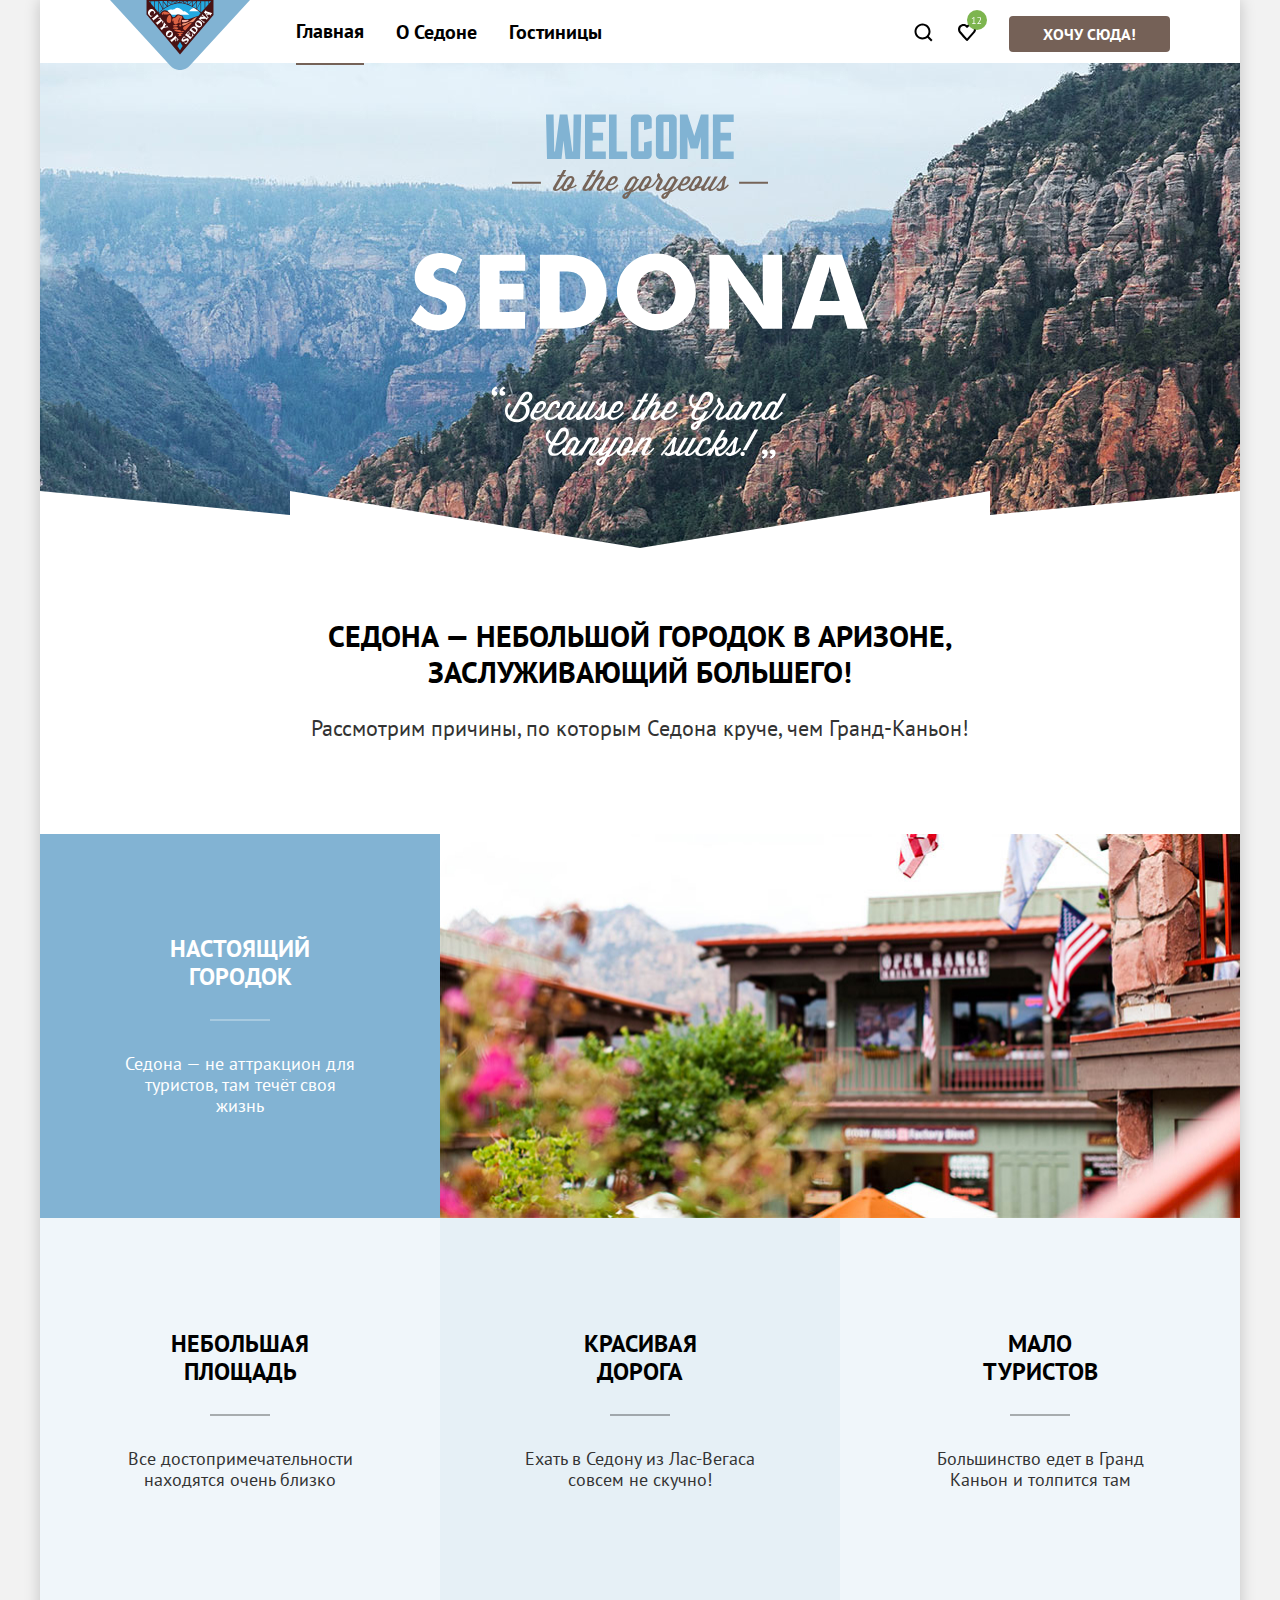
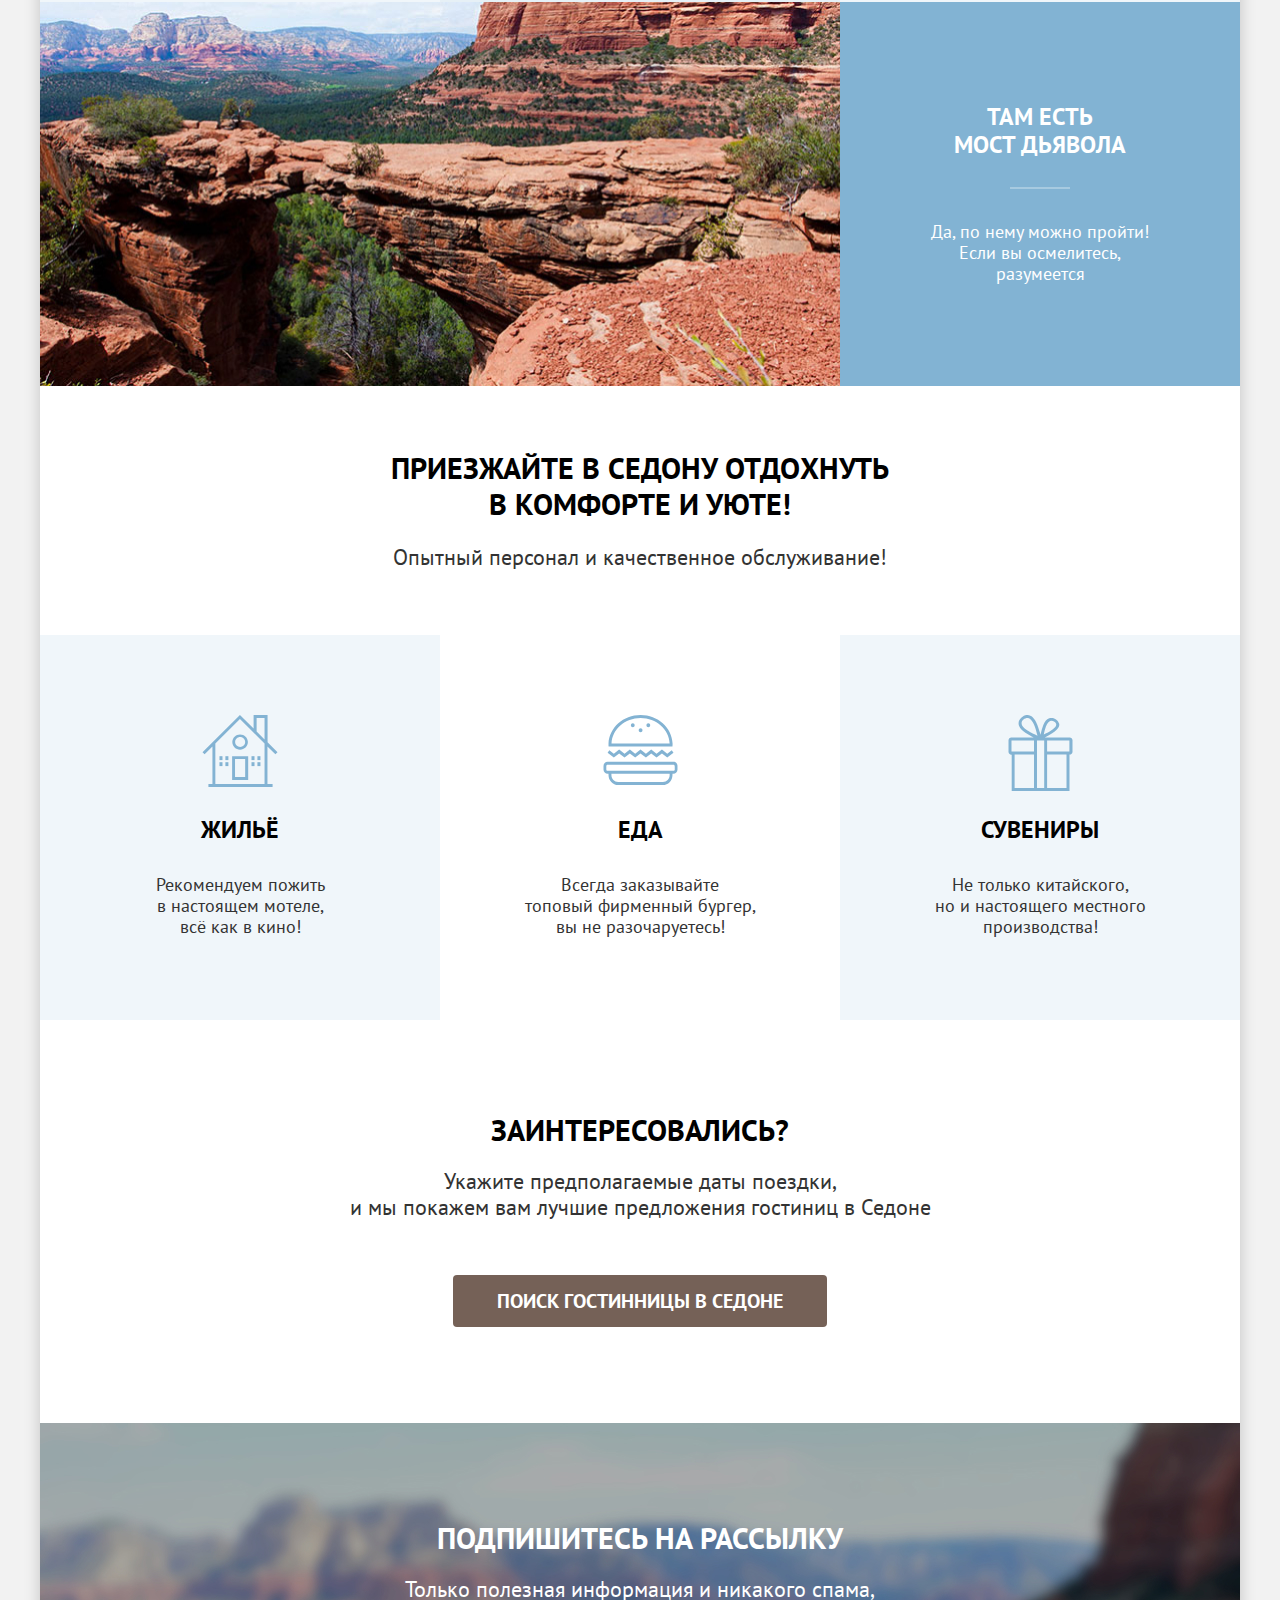
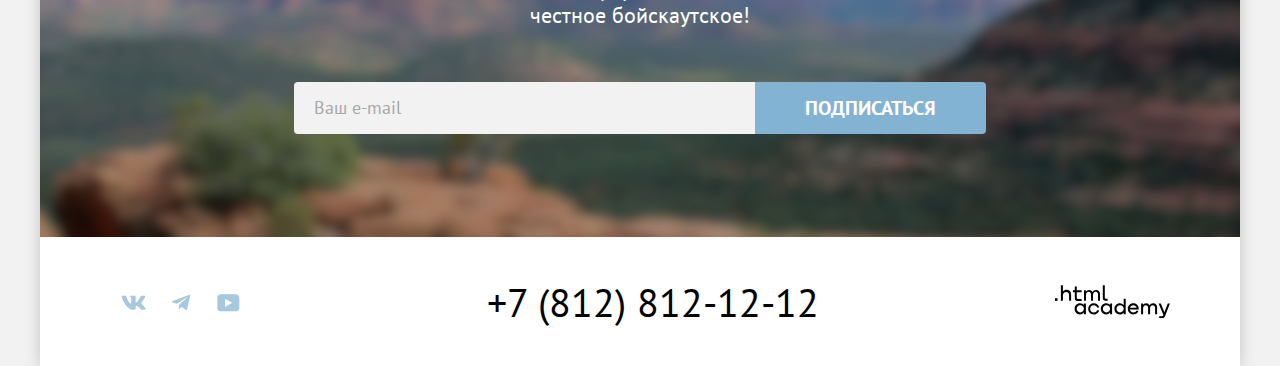
<file: index.html>
<!DOCTYPE html>
<html lang="ru">

  <head>
    <meta charset="utf-8">
    <meta name="viewport" content="width=device-width, initial-scale=1.0">
    <link rel="icon" href="favicon.ico">
    <title>HTML Academy: Седона</title>
    <link rel="stylesheet" href="css/style.css">
  </head>

  <body>
    <div class="container">
      <header class="header">
        <a href="index.html" class="header-logo-link">
          <img class="header-logo" src="img/svg/logo.svg" alt="Логотип." width="140" height="70">
        </a>
        <nav class="navigation">
          <ul class="navigation-list">
            <li class="navigation-item">
              <a class="navigation-link active" href="#">Главная</a>
            </li>
            <li class="navigation-item">
              <a class="navigation-link" href="#">О Седоне</a>
            </li>
            <li class="navigation-item">
              <a class="navigation-link" href="catalog.html">Гостиницы</a>
            </li>
          </ul>
          <ul class="navigation-user">
            <li class="navigation-user-item">
              <a class="navigation-link search" href="#">
                <span class="visually-hidden">Поиск</span>
              </a>
            </li>
            <li class="navigation-user-item">
              <a class="navigation-link heart" href="#">
                <span class="visually-hidden">Избранное</span>
              </a>
            </li>
            <li class="navigation-user-item">
              <a class="navigation-link button-header" href="#">Хочу сюда!</a>
            </li>
          </ul>
        </nav>
      </header>
      <main class="main">
        <h1 class="visually-hidden">Добро пожаловать в Седону</h1>
        <section class="main-background">
          <img class="main-background-welcome" src="img/svg/welcome.svg" alt="Приветствующий текст." width="458"
            height="352">
        </section>
        <section class="introduce">
          <h2 class="introduce-title">Седона — небольшой городок в Аризоне,
            заслуживающий большего!</h2>
          <p class="introduce-text">Рассмотрим причины, по которым Седона круче, чем Гранд-Каньон!</p>
          <ul class="introduce-list">
            <li class="introduce-list-item">
              <h3 class="introduce-list-title">Настоящий<br> городок</h3>
              <p class="introduce-list-text">Седона — не аттракцион для<br> туристов, там течёт своя<br> жизнь</p>
            </li>
            <li class="introduce-list-item">
              <img src="img/content-city.jpg" alt="Город Седоны." width="800" height="384">
            </li>
            <li class="introduce-list-item">
              <h3 class="introduce-list-title black">Небольшая<br> площадь</h3>
              <p class="introduce-list-text">Все достопримечательности<br> находятся очень близко</p>
            </li>
            <li class="introduce-list-item">
              <h3 class="introduce-list-title black">Красивая<br> дорога</h3>
              <p class="introduce-list-text">Ехать в Седону из Лас-Вегаса<br> совсем не скучно!</p>
            </li>
            <li class="introduce-list-item">
              <h3 class="introduce-list-title black">Мало<br> туристов</h3>
              <p class="introduce-list-text">Большинство едет в Гранд<br> Каньон и толпится там</p>
            </li>
            <li class="introduce-list-item">
              <img src="img/content-lands.jpg" alt="Мост Дьявола." width="800" height="384">
            </li>
            <li class="introduce-list-item">
              <h3 class="introduce-list-title">Там есть<br> мост дьявола</h3>
              <p class="introduce-list-text">Да, по нему можно пройти!<br> Если вы осмелитесь,<br> разумеется</p>
            </li>
          </ul>
        </section>
        <section class="benefits">
          <h2 class="benefits-title">Приезжайте в Седону отдохнуть в комфорте и уюте!</h2>
          <P class="benefits-text">Опытный персонал и качественное обслуживание!</P>
          <ul class="benefits-list">
            <li class="benefits-list-item">
              <h3 class="benefits-list-title">Жильё</h3>
              <p class="benefits-list-text">Рекомендуем пожить<br> в настоящем мотеле,<br> всё как в кино!</p>
            </li>
            <li class="benefits-list-item">
              <h3 class="benefits-list-title">Еда</h3>
              <p class="benefits-list-text">Всегда заказывайте<br> топовый фирменный бургер,<br> вы не разочаруетесь!
              </p>
            </li>
            <li class="benefits-list-item">
              <h3 class="benefits-list-title">Сувениры</h3>
              <p class="benefits-list-text">Не только китайского,<br> но и настоящего местного<br> производства!</p>
            </li>
          </ul>
        </section>
        <section class="hotel">
          <h2 class="hotel-title">Заинтересовались?</h2>
          <p class="hotel-text">Укажите предполагаемые даты поездки,<br> и мы покажем вам лучшие предложения гостиниц в
            Седоне</p>
          <a class="hotel-link" href="#">Поиск гостинницы в Седоне</a>
        </section>
        <section class="subscription">
          <h2 class="subscription-title">Подпишитесь на рассылку</h2>
          <p class="subscription-text">Только полезная информация и никакого спама, честное бойскаутское!</p>
          <form class="newsletter" action="https://echo.htmlacademy.ru/" method="post">
            <label class="newsletter-field">
              <input class="field" type="email" placeholder="Ваш e-mail" name="E-mail" required>
            </label>
            <button class="newsletter-button" type="submit">Подписаться</button>
          </form>
        </section>
      </main>
      <footer class="page-footer">
        <ul class="media">
          <li class="media-item">
            <a class="media-link vk" href="https://vk.com/htmlacademy">
              <span class="visually-hidden">Вконтакте</span>
            </a>
          </li>
          <li class="media-item">
            <a class="media-link tg" href="https://t.me/htmlacademy">
              <span class="visually-hidden">Телеграм</span>
            </a>
          </li>
          <li class="media-item">
            <a class="media-link yt" href="https://www.youtube.com/user/htmlacademyru">
              <span class="visually-hidden">Ютуб</span>
            </a>
          </li>
        </ul>
        <ul class="phone">
          <li class="phone-item">
            <a href="tel:+78128121212" class="phone-link">+7 (812) 812-12-12</a>
          </li>
        </ul>
        <ul class="academy">
          <li class="academy-item">
            <a href=" https://htmlacademy.ru/" class="academy-link">
              <span class="visually-hidden">HTML Academy</span>
            </a>
          </li>
        </ul>
      </footer>
      <div class="modal-container modal-container-close">
        <div class="modal">
          <button type="button" class="modal-button">
            <span class="visually-hidden">Закрыть</span>
          </button>
          <section class="modal-content">
            <h2 class="modal-content-title">Поиск гостиницы в Седоне</h2>
            <form class="modal-form" action="https://echo.htmlacademy.ru/" method="post">
              <div class="date-wrapper">
                <label class="date-form">
                  Дата Заезда:
                  <input class="form-typefield" type="text" id="arrival-date" name="arrival-date"
                    placeholder="27 апреля 2020" required>
                </label>
                <p class="tip mistake">Мы не можем отправить вас в прошлое.</p>
                <label class="date-form">
                  Дата Выезда:
                  <input class="form-typefield" type="text" id="departure-date" name="departure-date"
                    placeholder="1 сентября 2023" required>
                </label>
                <p class="tip fine">На эти даты есть свободные номера. Пока есть.</p>
              </div>
              <div class="qt-ty-wrapper">
                <div class="adults-wrapper">
                  <label for="adults" class="q-ty-form">Взрослые:</label>
                  <div class="button-wrapper">
                    <button type="button" class="minus">
                      <span class="visually-hidden">Минус</span>
                    </button>
                    <input id="adults" class="form-number adults" type="number" name="adults" min="0" max="10"
                      placeholder="2" required>
                    <button type="button" class="plus">
                      <span class="visually-hidden">Плюс</span>
                    </button>
                  </div>
                </div>
                <div class="children-wrapper">
                  <div class="children-tooltip">
                    <label for="children" class="q-ty-form">Дети:</label>
                    <span class="tooltip">
                      <button type="button" class="tooltip-toggle" aria-labelledby="tooltip-label-info">
                        <img class="tooltip-icon" src="img/svg/notice.svg" alt="Информация." height="20" width="20">
                      </button>
                      <span class="tooltip-text" role="tooltip" id="tooltip-label-info">
                        Укажите количество детей, которые будут с вами, возраст которых от 6 до 18 лет. Дети до 6 лет
                        размещаются бесплатно.
                      </span>
                    </span>
                  </div>
                  <div class="button-wrapper">
                    <button type="button" class="minus">
                      <span class="visually-hidden">Минус</span>
                    </button>
                    <input id="children" class="form-number children" type="number" name="children" min="0" max="10"
                      placeholder="2">
                    <button type="button" class="plus">
                      <span class="visually-hidden">Плюс</span>
                    </button>
                  </div>
                </div>
              </div>
              <button type="submit" class="form-submit">Найти</button>
            </form>
          </section>
        </div>
      </div>
    </div>
  </body>

</html>
</file>
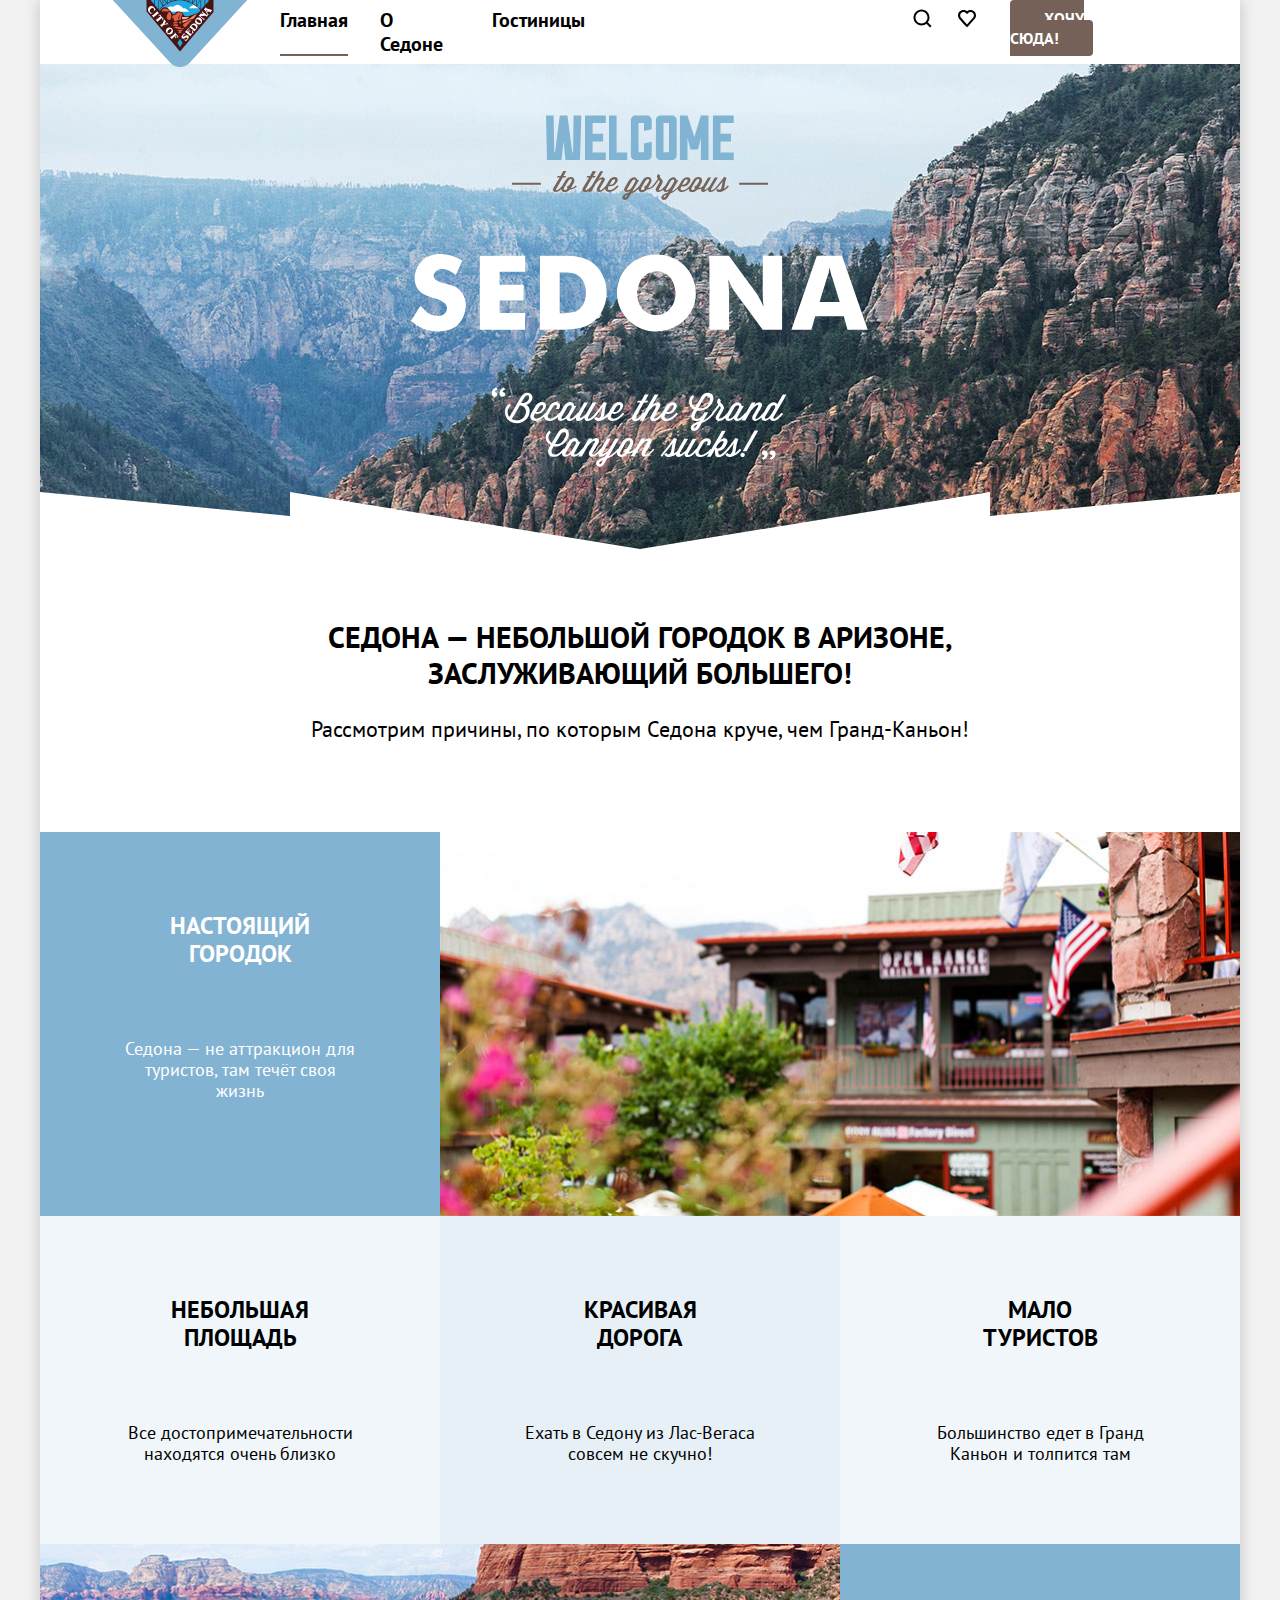
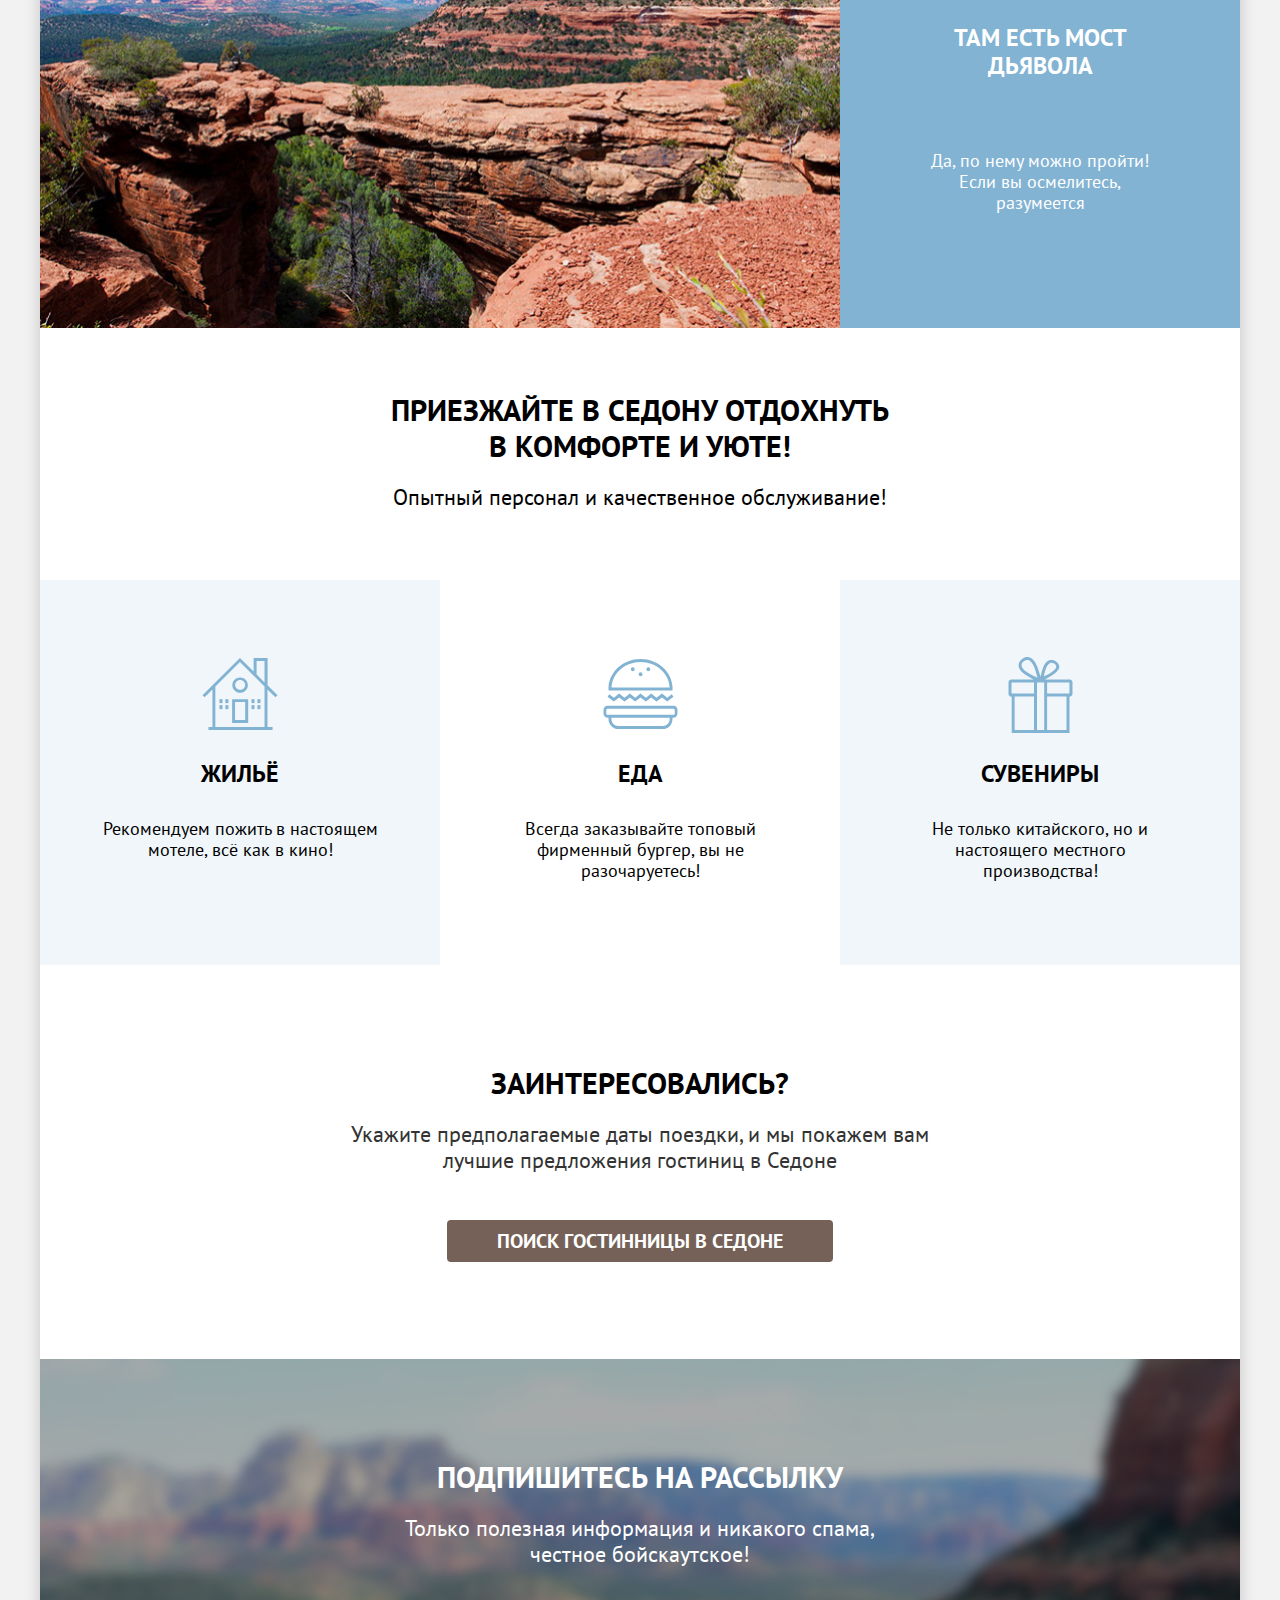
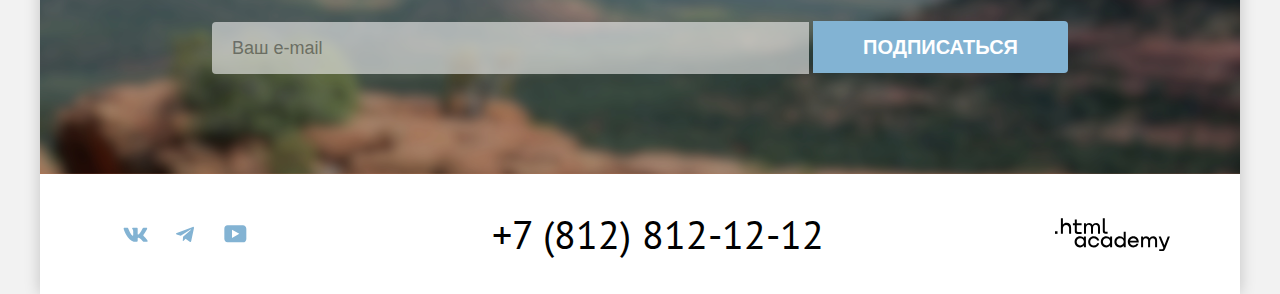
<file: 4/index.html>
<!DOCTYPE html>
<html lang="ru">

  <head>
    <meta charset="utf-8">
    <meta name="viewport" content="width=device-width, initial-scale=1.0">
    <title>HTML Academy: Седона</title>
    <link rel="stylesheet" href="css/style.css">
    <base href="https://htmlacademy-htmlcss.github.io/2314041-sedona-36/4/">
</head>

  <body>
    <div class="container">
      <header class="header">
        <img class="header-logo" src="img/svg/logo.svg" alt="Логотип" width="140" height="70">
        <nav class="navigation">
          <ul class="navigation-list">
            <li class="navigation-item">
              <a class="navigation-link active" href="#">Главная</a>
            </li>
            <li class="navigation-item">
              <a class="navigation-link" href="#">О Седоне</a>
            </li>
            <li class="navigation-item">
              <a class="navigation-link" href="catalog.html">Гостиницы</a>
            </li>
          </ul>
          <ul class="navigation-user">
            <li class="navigation-user-item">
              <a class="navigation-link search" href="#">
                <span class="visually-hidden">Поиск</span>
              </a>
            </li>
            <li class="navigation-user-item">
              <a class="navigation-link heart" href="#">
                <span class="visually-hidden">Избранное</span>
              </a>
            </li>
            <li class="navigation-user-item">
              <a class="navigation-link button-header" href="#">Хочу сюда!</a>
            </li>
          </ul>
        </nav>
      </header>

      <main class="main">
        <section class="main-background">
          <img class="main-background-welcome" src="img/svg/welcome.svg" alt="Приветствующий текст" width="458"
            height="352">
        </section>
        <section class="introduce">
          <h2 class="introduce-title">Седона — небольшой городок в Аризоне,
            заслуживающий большего!</h2>
          <p class="introduce-text">Рассмотрим причины, по которым Седона круче, чем Гранд-Каньон!</p>
          <ul class="introduce-list">
            <li class="introduce-list-item">
              <h3 class="introduce-list-title">Настоящий городок</h3>
              <p class="introduce-list-text">Седона — не аттракцион для туристов, там течёт своя жизнь</p>
            </li>
            <li class="introduce-list-item">
              <img src="/img/content-city.jpg" alt="Город Седоны" width="800" height="384">
            </li>
            <li class="introduce-list-item">
              <h3 class="introduce-list-title">Небольшая площадь</h3>
              <p class="introduce-list-text">Все достопримечательности находятся очень близко</p>
            </li>
            <li class="introduce-list-item">
              <h3 class="introduce-list-title">Красивая дорога</h3>
              <p class="introduce-list-text">Ехать в Седону из Лас-Вегаса совсем не скучно!</p>
            </li>
            <li class="introduce-list-item">
              <h3 class="introduce-list-title">Мало туристов</h3>
              <p class="introduce-list-text">Большинство едет в Гранд Каньон и толпится там</p>
            </li>
            <li class="introduce-list-item">
              <img src="/img/content-lands.jpg" alt="Мост Дьявола" width="800" height="384">
            </li>
            <li class="introduce-list-item">
              <h3 class="introduce-list-title">Там есть мост дьявола</h3>
              <p class="introduce-list-text">Да, по нему можно пройти! Если вы осмелитесь, разумеется</p>
            </li>
          </ul>
        </section>
        <section class="benefits">
          <h2 class="benefits-title">Приезжайте в Седону отдохнуть в комфорте и уюте!</h2>
          <P class="benefits-text">Опытный персонал и качественное обслуживание!</P>
          <ul class="benefits-list">
            <li class="benefits-list-item">
              <h3 class="benefits-list-title">Жильё</h3>
              <p class="benefits-list-text">Рекомендуем пожить в настоящем мотеле, всё как в кино!</p>
            </li>
            <li class="benefits-list-item">
              <h3 class="benefits-list-title">Еда</h3>
              <p class="benefits-list-text">Всегда заказывайте топовый фирменный бургер, вы не разочаруетесь!</p>
            </li>
            <li class="benefits-list-item">
              <h3 class="benefits-list-title">Сувениры</h3>
              <p class="benefits-list-text">Не только китайского, но и настоящего местного производства!</p>
            </li>
          </ul>
        </section>
        <section class="hotel">
          <h2 class="hotel-title">Заинтересовались?</h2>
          <p class="hotel-text">Укажите предполагаемые даты поездки, и мы покажем вам лучшие предложения гостиниц в
            Седоне</p>
          <a class="hotel-link" href="#">Поиск гостинницы в Седоне</a>
        </section>
        <section class="subscription">
          <h2 class="subscription-title">Подпишитесь на рассылку</h2>
          <p class="subscription-text">Только полезная информация и никакого спама, честное бойскаутское!</p>
          <form action="#" class="newsletter" method="post">
            <input class="field" type="email" placeholder="Ваш e-mail">
            <button class="newsletter-button" type="submit">Подписаться</button>
          </form>
        </section>
      </main>
      <footer class="page-footer">
        <ul class="media">
          <li class="media-vk">
            <a class="media-link" href="#">
              <spapn class="visually-hidden">Вконтакте</spapn>
            </a>
          </li>
          <li class="media-tg">
            <a class="media-link" href="#">
              <spapn class="visually-hidden">Телеграм</spapn>
            </a>
          </li>
          <li class="media-yt">
            <a class="media-link" href="#">
              <spapn class="visually-hidden">Ютуб</spapn>
            </a>
          </li>
        </ul>
        <a href="tel:+78128121212" class="phone">+7 (812) 812-12-12</a>
        <a href="#" class="academy-link">
          <span class="visually-hidden">HTML Academy</span>
        </a>
      </footer>
    </div>
  </body>

</html>
</file>
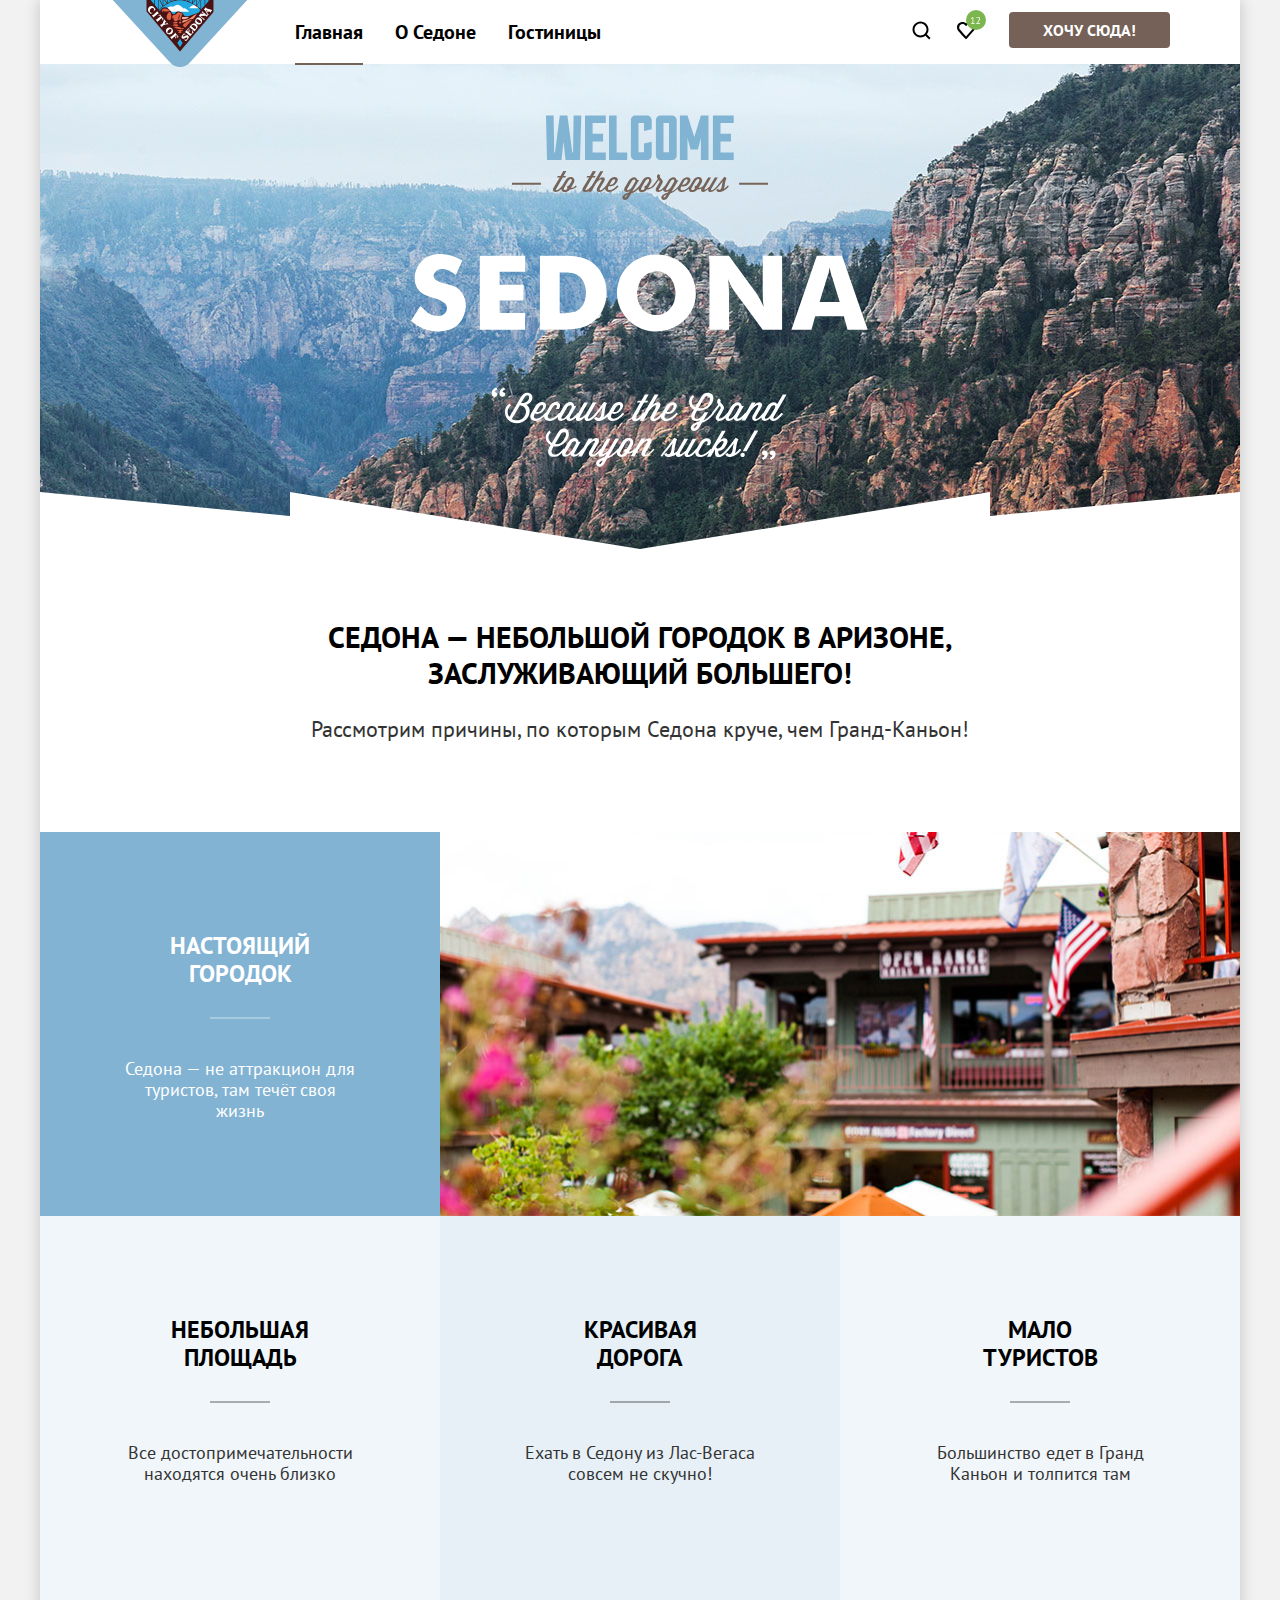
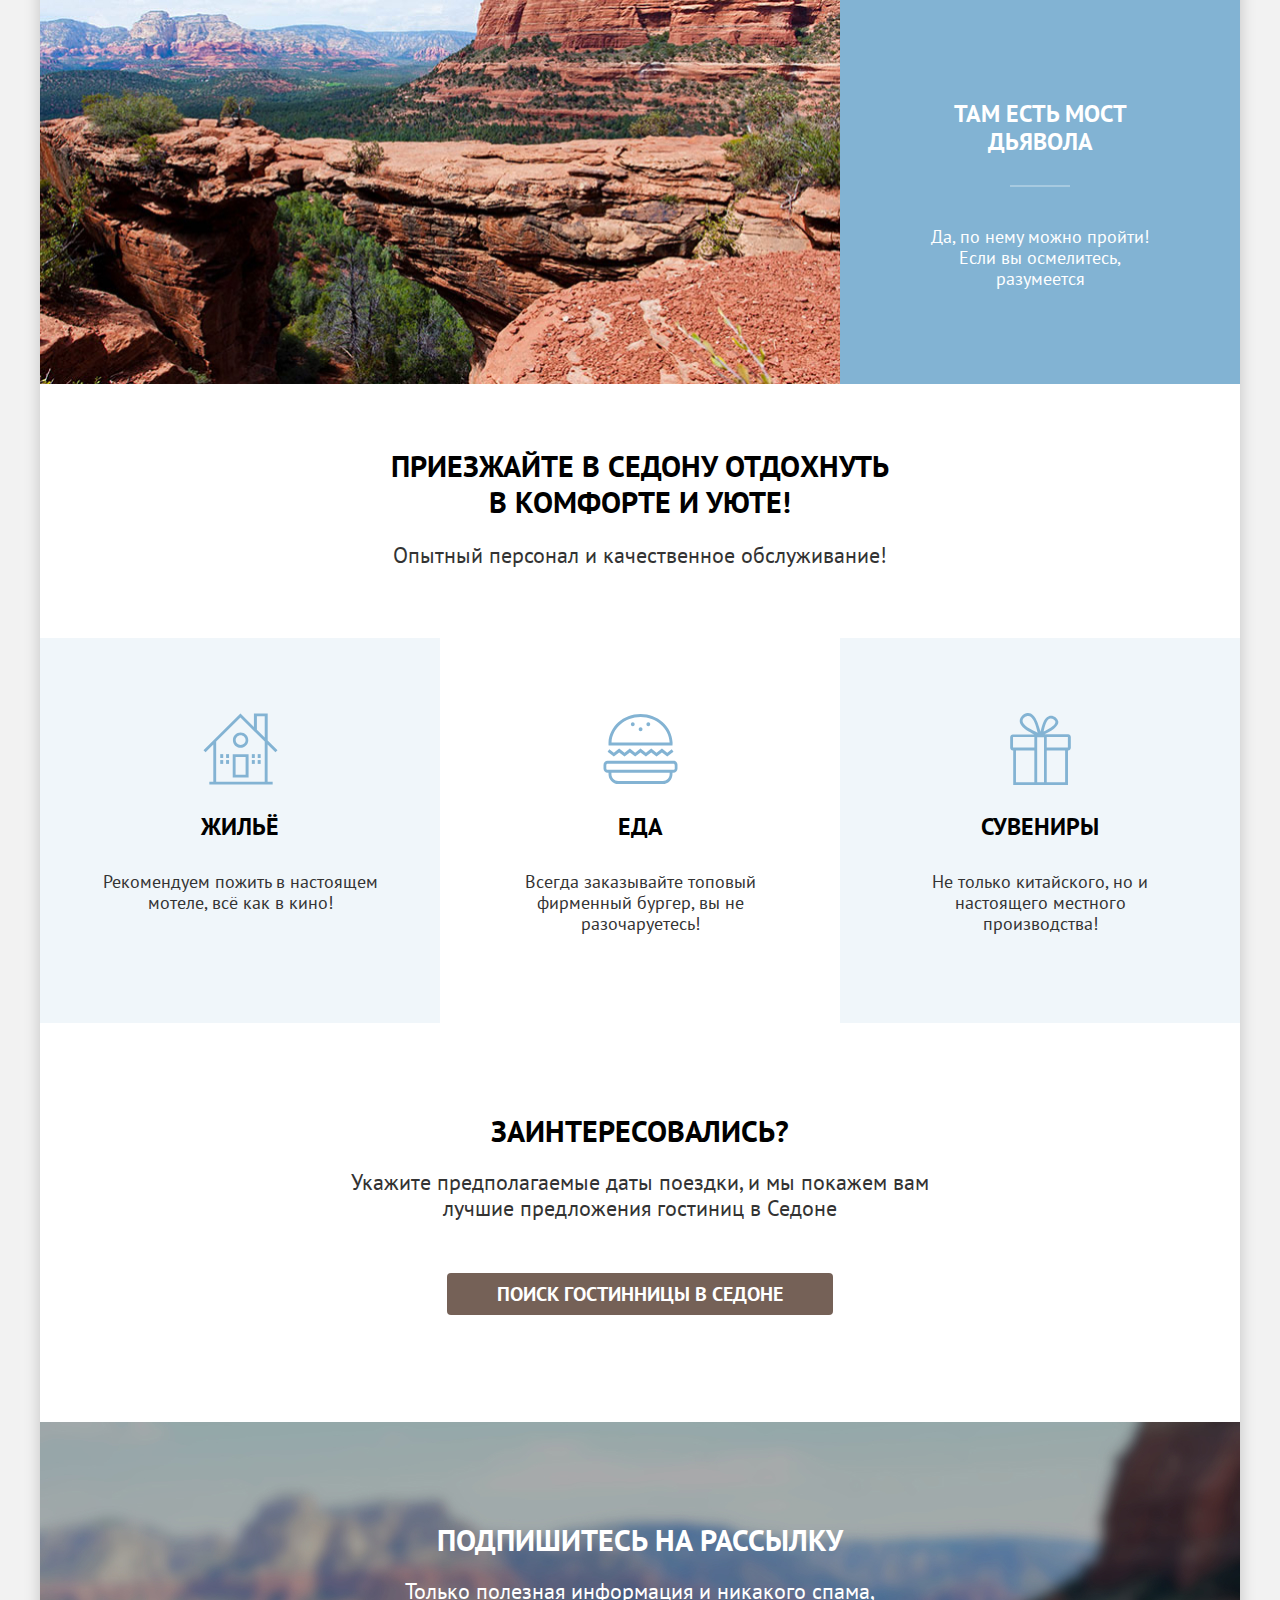
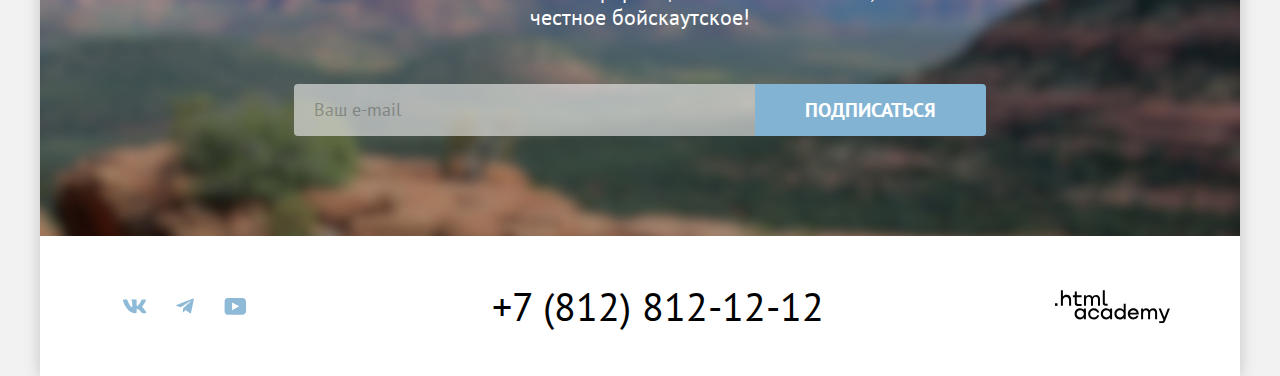
<file: 5/index.html>
<!DOCTYPE html>
<html lang="ru">

  <head>
    <meta charset="utf-8">
    <meta name="viewport" content="width=device-width, initial-scale=1.0">
    <link rel="icon" href="favicon.ico">
    <title>HTML Academy: Седона</title>
    <link rel="stylesheet" href="css/style.css">
    <base href="https://htmlacademy-htmlcss.github.io/2314041-sedona-36/5/">
</head>

  <body>
    <div class="container">
      <header class="header">
        <img class="header-logo" src="img/svg/logo.svg" alt="Логотип." width="140" height="70">
        <nav class="navigation">
          <ul class="navigation-list">
            <li class="navigation-item">
              <a class="navigation-link active" href="#">Главная</a>
            </li>
            <li class="navigation-item">
              <a class="navigation-link" href="#">О Седоне</a>
            </li>
            <li class="navigation-item">
              <a class="navigation-link" href="catalog.html">Гостиницы</a>
            </li>
          </ul>
          <ul class="navigation-user">
            <li class="navigation-user-item">
              <a class="navigation-link search" href="#">
                <span class="visually-hidden">Поиск</span>
              </a>
            </li>
            <li class="navigation-user-item">
              <a class="navigation-link heart" href="#">
                <span class="visually-hidden">Избранное</span>
              </a>
            </li>
            <li class="navigation-user-item">
              <a class="navigation-link button-header" href="#">Хочу сюда!</a>
            </li>
          </ul>
        </nav>
      </header>
      <main class="main">
        <h1 class="visually-hidden">Добро пожаловать в Седону</h1>
        <section class="main-background">
          <img class="main-background-welcome" src="img/svg/welcome.svg" alt="Приветствующий текст." width="458"
            height="352">
        </section>
        <section class="introduce">
          <h2 class="introduce-title">Седона — небольшой городок в Аризоне,
            заслуживающий большего!</h2>
          <p class="introduce-text">Рассмотрим причины, по которым Седона круче, чем Гранд-Каньон!</p>
          <ul class="introduce-list">
            <li class="introduce-list-item">
              <h3 class="introduce-list-title">Настоящий городок</h3>
              <p class="introduce-list-text">Седона — не аттракцион для туристов, там течёт своя жизнь</p>
            </li>
            <li class="introduce-list-item">
              <img src="img/content-city.jpg" alt="Город Седоны." width="800" height="384">
            </li>
            <li class="introduce-list-item">
              <h3 class="introduce-list-title black">Небольшая площадь</h3>
              <p class="introduce-list-text">Все достопримечательности находятся очень близко</p>
            </li>
            <li class="introduce-list-item">
              <h3 class="introduce-list-title black">Красивая дорога</h3>
              <p class="introduce-list-text">Ехать в Седону из Лас-Вегаса совсем не скучно!</p>
            </li>
            <li class="introduce-list-item">
              <h3 class="introduce-list-title black">Мало туристов</h3>
              <p class="introduce-list-text">Большинство едет в Гранд Каньон и толпится там</p>
            </li>
            <li class="introduce-list-item">
              <img src="img/content-lands.jpg" alt="Мост Дьявола." width="800" height="384">
            </li>
            <li class="introduce-list-item">
              <h3 class="introduce-list-title">Там есть мост дьявола</h3>
              <p class="introduce-list-text">Да, по нему можно пройти! Если вы осмелитесь, разумеется</p>
            </li>
          </ul>
        </section>
        <section class="benefits">
          <h2 class="benefits-title">Приезжайте в Седону отдохнуть в комфорте и уюте!</h2>
          <P class="benefits-text">Опытный персонал и качественное обслуживание!</P>
          <ul class="benefits-list">
            <li class="benefits-list-item">
              <img class="benefits-list-image" src="img/svg/house.svg" alt="Жильё." width="75" height="72">
              <h3 class="benefits-list-title">Жильё</h3>
              <p class="benefits-list-text">Рекомендуем пожить в настоящем мотеле, всё как в кино!</p>
            </li>
            <li class="benefits-list-item">
              <img class="benefits-list-image" src="img/svg/burger.svg" alt="Еда." width="75" height="72">
              <h3 class="benefits-list-title">Еда</h3>
              <p class="benefits-list-text">Всегда заказывайте топовый фирменный бургер, вы не разочаруетесь!</p>
            </li>
            <li class="benefits-list-item">
              <img class="benefits-list-image" src="img/svg/present.svg" alt="Сувениры." width="75" height="72">
              <h3 class="benefits-list-title">Сувениры</h3>
              <p class="benefits-list-text">Не только китайского, но и настоящего местного производства!</p>
            </li>
          </ul>
        </section>
        <section class="hotel">
          <h2 class="hotel-title">Заинтересовались?</h2>
          <p class="hotel-text">Укажите предполагаемые даты поездки, и мы покажем вам лучшие предложения гостиниц в
            Седоне</p>
          <a class="hotel-link" href="#">Поиск гостинницы в Седоне</a>
        </section>
        <section class="subscription">
          <h2 class="subscription-title">Подпишитесь на рассылку</h2>
          <p class="subscription-text">Только полезная информация и никакого спама, честное бойскаутское!</p>
          <form class="newsletter" action="https://echo.htmlacademy.ru/" method="post">
            <label class="newsletter-field">
              <input class="field" type="email" placeholder="Ваш e-mail">
            </label>
            <button class="newsletter-button" type="submit">Подписаться</button>
          </form>
        </section>
      </main>
      <footer class="page-footer">
        <ul class="media">
          <li class="media-vk">
            <a class="media-link" href="https://vk.com/htmlacademy">
              <img src="img/svg/vk-icon.svg" alt="Вконтакте." class="link-icon" width="50" height="40">
              <spapn class="visually-hidden">Вконтакте</spapn>
            </a>
          </li>
          <li class="media-tg">
            <a class="media-link" href="https://t.me/htmlacademy">
              <img src="img/svg/tg-icon.svg" alt="Телеграм." class="link-icon" width="50" height="40">
              <spapn class="visually-hidden">Телеграм</spapn>
            </a>
          </li>
          <li class="media-yt">
            <a class="media-link" href="https://www.youtube.com/user/htmlacademyru">
              <img src="img/svg/yt-icon.svg" alt="Ютуб." class="link-icon" width="50" height="40">
              <spapn class="visually-hidden">Ютуб</spapn>
            </a>
          </li>
        </ul>
        <a href="tel:+78128121212" class="phone">+7 (812) 812-12-12</a>
        <a href=" https://htmlacademy.ru/" class="academy-link">
          <span class="visually-hidden">HTML Academy</span>
        </a>
      </footer>
      <div class="modal-container modal-container-close">
        <div class="modal">
          <button class="modal-button">
            <span class="visually-hidden">Закрыть</span>
          </button>
          <section class="modal-content">
            <h2 class="modal-content-title">Поиск гостиницы в Седоне</h2>
            <form class="modal-form" action="https://echo.htmlacademy.ru/" method="post">
              <label class="date-form">
                <p class="form-text">Дата Заезда:</p>
                <div class="input-wrapper">
                  <input class="form-typefield" type="text" id="arrival-date" name="arrival-date"
                    placeholder="27 апреля 2020">
                  <p class="tip mistake">Мы не можем отправить вас в прошлое.</p>
                </div>
              </label>
              <label class="date-form">
                <p class="form-text">Дата Выезда:</p>
                <div class="input-wrapper">
                  <input class="form-typefield" type="text" id="departure-date" name="departure-date"
                    placeholder="1 сентября 2023">
                  <p class="tip fine">На эти даты есть свободные номера. Пока есть.</p>
                </div>
              </label>
              <div class="lable-wrapper">
                <label class="q-ty-form">
                  <p class="form-text">Взрослые:</p>
                  <input class="form-number adults" type="number" name="amount" min="0" max="10" placeholder="2">
                </label>
                <label class="q-ty-form">
                  <p class="form-text notice">Дети:
                    <span class="tooltip">
                      <a class="tooltip-toggle">
                        <img class="tooltip-icon" src="img/svg/notice.svg" alt="Информация." height="20" width="20">
                      </a>
                      <span class="tooltip-text">
                        Укажите количество детей, которые будут с вами, возраст которых от 6 до 18 лет. Дети до 6 лет
                        размещаются бесплатно.
                      </span>
                    </span>
                  </p>
                  <input class="form-number children" type="number" name="amount" min="0" max="10" placeholder="2">
                </label>
              </div>
              <button type="submit" class="form-submit">Найти</button>
            </form>
          </section>
        </div>
      </div>
    </div>
  </body>

</html>
</file>
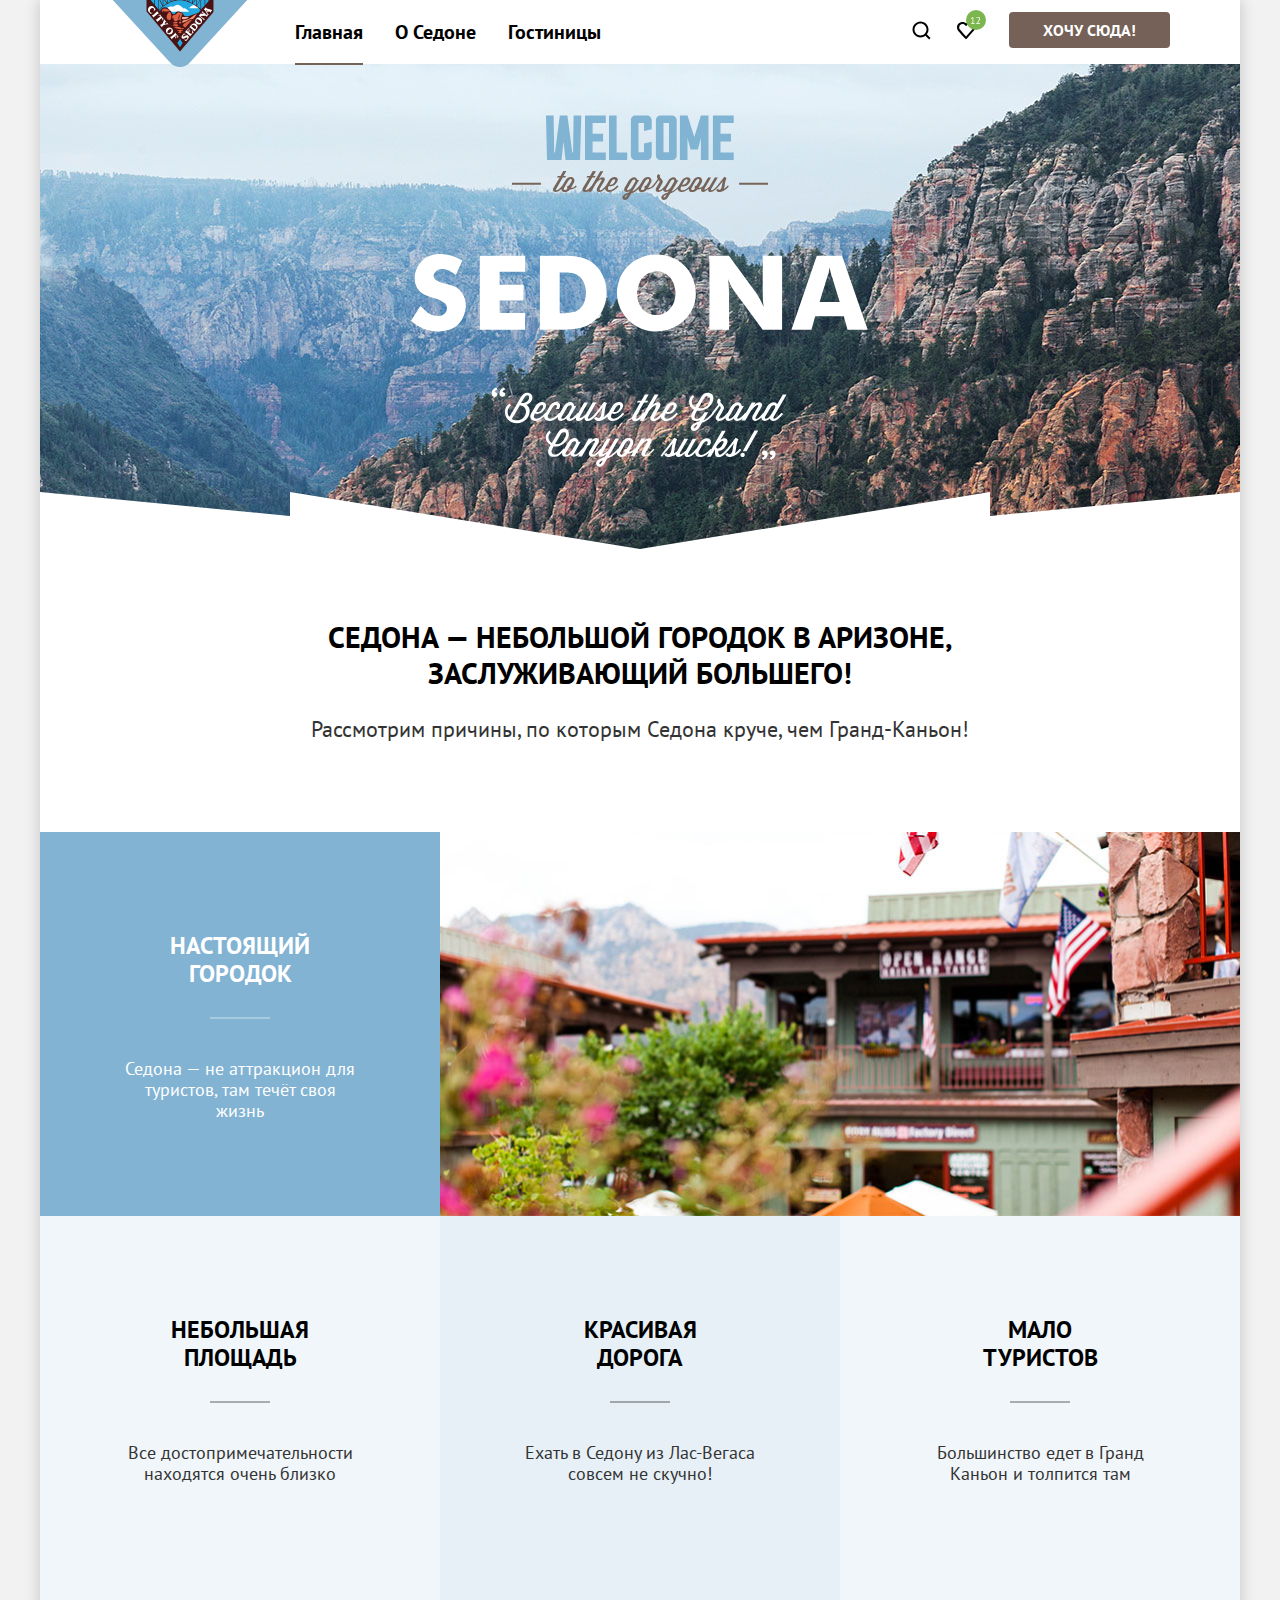
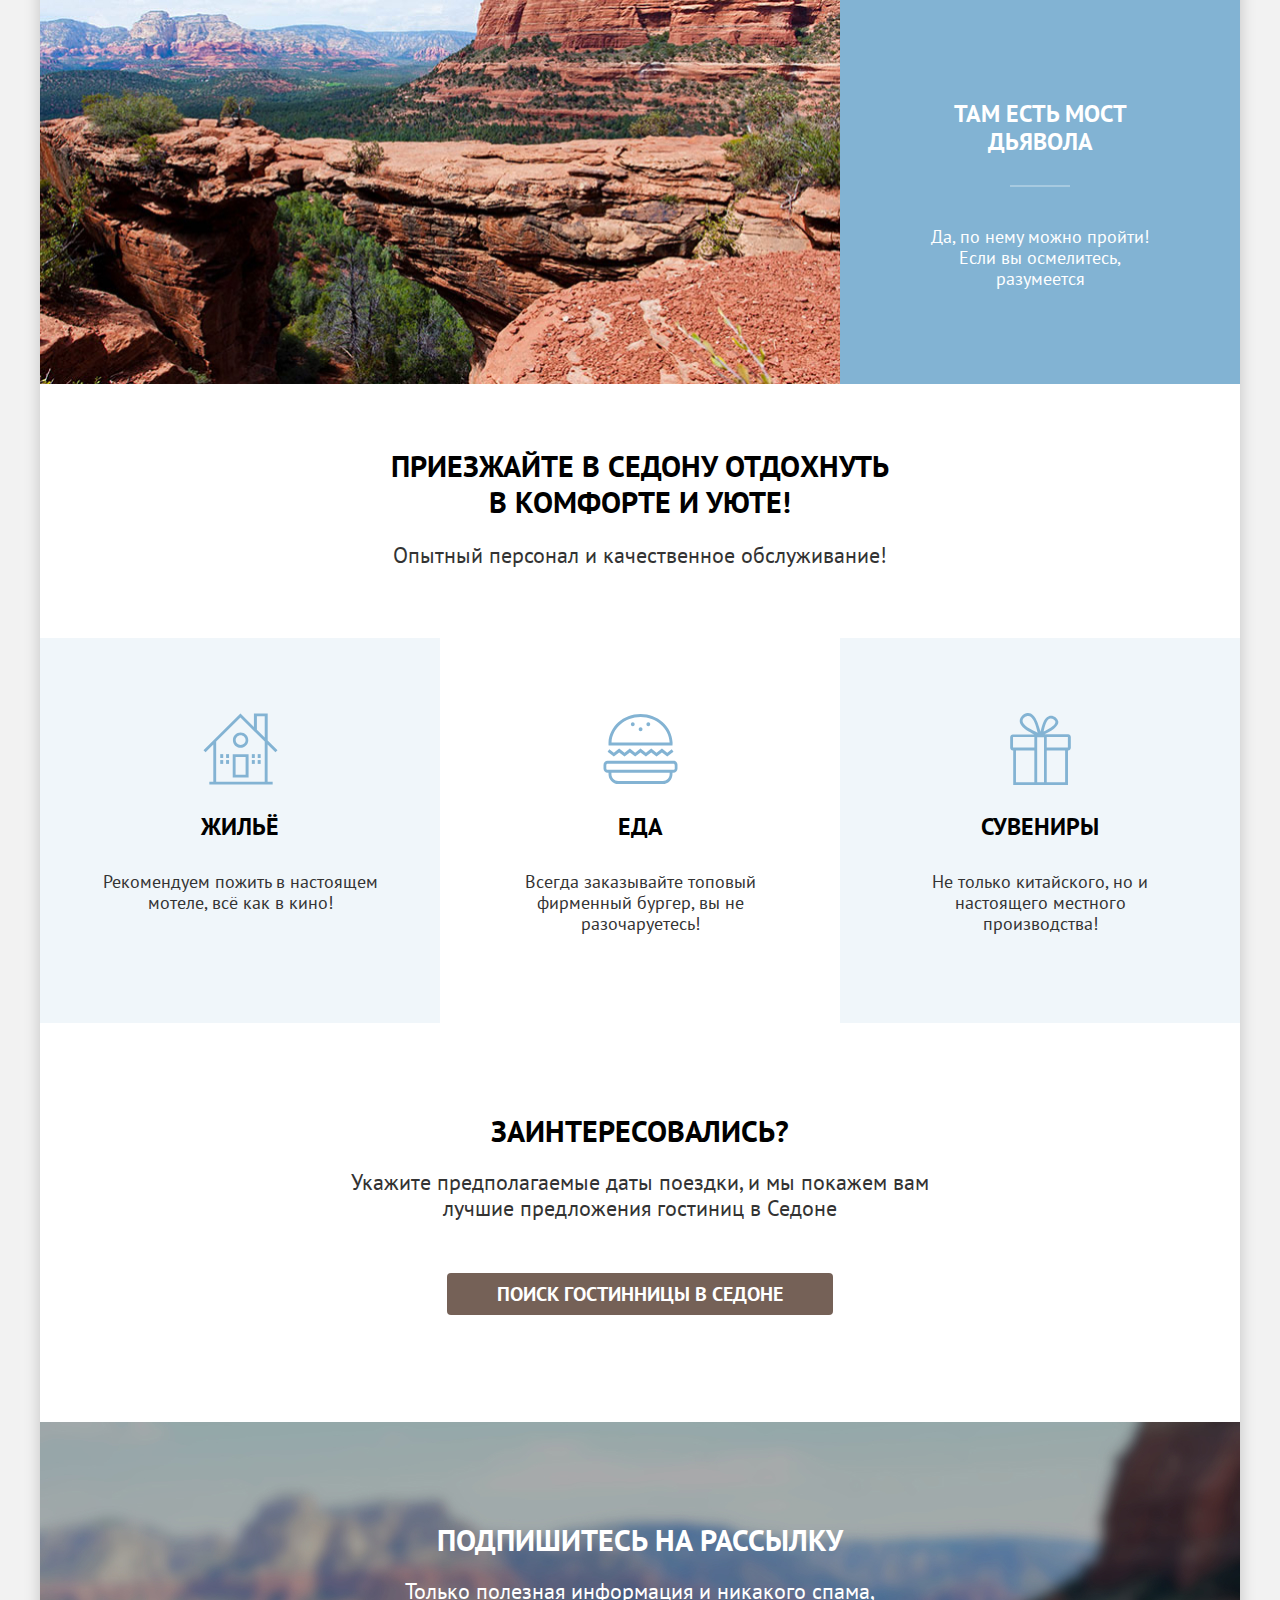
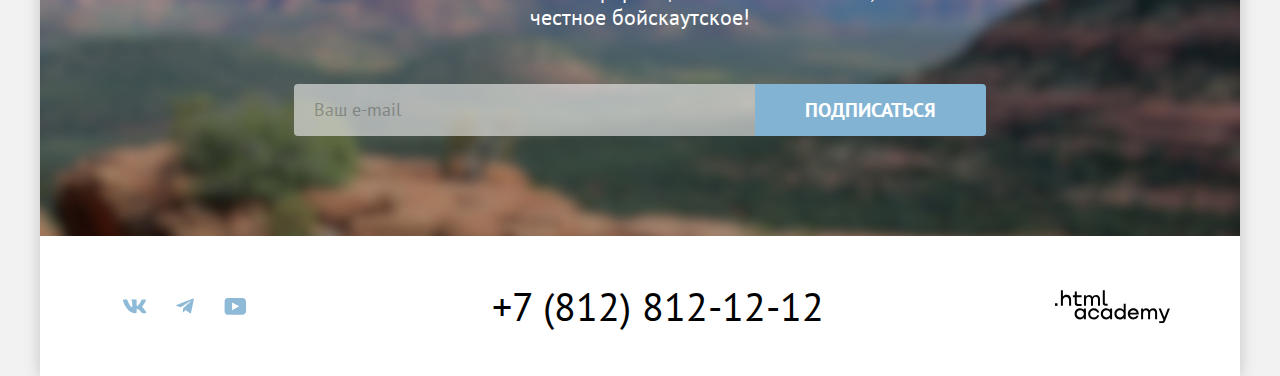
<file: 6/index.html>
<!DOCTYPE html>
<html lang="ru">

  <head>
    <meta charset="utf-8">
    <meta name="viewport" content="width=device-width, initial-scale=1.0">
    <link rel="icon" href="favicon.ico">
    <title>HTML Academy: Седона</title>
    <link rel="stylesheet" href="css/style.css">
    <base href="https://htmlacademy-htmlcss.github.io/2314041-sedona-36/6/">
</head>

  <body>
    <div class="container">
      <header class="header">
        <img class="header-logo" src="img/svg/logo.svg" alt="Логотип." width="140" height="70">
        <nav class="navigation">
          <ul class="navigation-list">
            <li class="navigation-item">
              <a class="navigation-link active" href="#">Главная</a>
            </li>
            <li class="navigation-item">
              <a class="navigation-link" href="#">О Седоне</a>
            </li>
            <li class="navigation-item">
              <a class="navigation-link" href="catalog.html">Гостиницы</a>
            </li>
          </ul>
          <ul class="navigation-user">
            <li class="navigation-user-item">
              <a class="navigation-link search" href="#">
                <span class="visually-hidden">Поиск</span>
              </a>
            </li>
            <li class="navigation-user-item">
              <a class="navigation-link heart" href="#">
                <span class="visually-hidden">Избранное</span>
              </a>
            </li>
            <li class="navigation-user-item">
              <a class="navigation-link button-header" href="#">Хочу сюда!</a>
            </li>
          </ul>
        </nav>
      </header>
      <main class="main">
        <h1 class="visually-hidden">Добро пожаловать в Седону</h1>
        <section class="main-background">
          <img class="main-background-welcome" src="img/svg/welcome.svg" alt="Приветствующий текст." width="458"
            height="352">
        </section>
        <section class="introduce">
          <h2 class="introduce-title">Седона — небольшой городок в Аризоне,
            заслуживающий большего!</h2>
          <p class="introduce-text">Рассмотрим причины, по которым Седона круче, чем Гранд-Каньон!</p>
          <ul class="introduce-list">
            <li class="introduce-list-item">
              <h3 class="introduce-list-title">Настоящий городок</h3>
              <p class="introduce-list-text">Седона — не аттракцион для туристов, там течёт своя жизнь</p>
            </li>
            <li class="introduce-list-item">
              <img src="img/content-city.jpg" alt="Город Седоны." width="800" height="384">
            </li>
            <li class="introduce-list-item">
              <h3 class="introduce-list-title black">Небольшая площадь</h3>
              <p class="introduce-list-text">Все достопримечательности находятся очень близко</p>
            </li>
            <li class="introduce-list-item">
              <h3 class="introduce-list-title black">Красивая дорога</h3>
              <p class="introduce-list-text">Ехать в Седону из Лас-Вегаса совсем не скучно!</p>
            </li>
            <li class="introduce-list-item">
              <h3 class="introduce-list-title black">Мало туристов</h3>
              <p class="introduce-list-text">Большинство едет в Гранд Каньон и толпится там</p>
            </li>
            <li class="introduce-list-item">
              <img src="img/content-lands.jpg" alt="Мост Дьявола." width="800" height="384">
            </li>
            <li class="introduce-list-item">
              <h3 class="introduce-list-title">Там есть мост дьявола</h3>
              <p class="introduce-list-text">Да, по нему можно пройти! Если вы осмелитесь, разумеется</p>
            </li>
          </ul>
        </section>
        <section class="benefits">
          <h2 class="benefits-title">Приезжайте в Седону отдохнуть в комфорте и уюте!</h2>
          <P class="benefits-text">Опытный персонал и качественное обслуживание!</P>
          <ul class="benefits-list">
            <li class="benefits-list-item">
              <img class="benefits-list-image" src="img/svg/house.svg" alt="Жильё." width="75" height="72">
              <h3 class="benefits-list-title">Жильё</h3>
              <p class="benefits-list-text">Рекомендуем пожить в настоящем мотеле, всё как в кино!</p>
            </li>
            <li class="benefits-list-item">
              <img class="benefits-list-image" src="img/svg/burger.svg" alt="Еда." width="75" height="72">
              <h3 class="benefits-list-title">Еда</h3>
              <p class="benefits-list-text">Всегда заказывайте топовый фирменный бургер, вы не разочаруетесь!</p>
            </li>
            <li class="benefits-list-item">
              <img class="benefits-list-image" src="img/svg/present.svg" alt="Сувениры." width="75" height="72">
              <h3 class="benefits-list-title">Сувениры</h3>
              <p class="benefits-list-text">Не только китайского, но и настоящего местного производства!</p>
            </li>
          </ul>
        </section>
        <section class="hotel">
          <h2 class="hotel-title">Заинтересовались?</h2>
          <p class="hotel-text">Укажите предполагаемые даты поездки, и мы покажем вам лучшие предложения гостиниц в
            Седоне</p>
          <a class="hotel-link" href="#">Поиск гостинницы в Седоне</a>
        </section>
        <section class="subscription">
          <h2 class="subscription-title">Подпишитесь на рассылку</h2>
          <p class="subscription-text">Только полезная информация и никакого спама, честное бойскаутское!</p>
          <form class="newsletter" action="https://echo.htmlacademy.ru/" method="post">
            <label class="newsletter-field">
              <input class="field" type="email" placeholder="Ваш e-mail">
            </label>
            <button class="newsletter-button" type="submit">Подписаться</button>
          </form>
        </section>
      </main>
      <footer class="page-footer">
        <ul class="media">
          <li class="media-vk">
            <a class="media-link" href="https://vk.com/htmlacademy">
              <img src="img/svg/vk-icon.svg" alt="Вконтакте." class="link-icon" width="50" height="40">
              <spapn class="visually-hidden">Вконтакте</spapn>
            </a>
          </li>
          <li class="media-tg">
            <a class="media-link" href="https://t.me/htmlacademy">
              <img src="img/svg/tg-icon.svg" alt="Телеграм." class="link-icon" width="50" height="40">
              <spapn class="visually-hidden">Телеграм</spapn>
            </a>
          </li>
          <li class="media-yt">
            <a class="media-link" href="https://www.youtube.com/user/htmlacademyru">
              <img src="img/svg/yt-icon.svg" alt="Ютуб." class="link-icon" width="50" height="40">
              <spapn class="visually-hidden">Ютуб</spapn>
            </a>
          </li>
        </ul>
        <a href="tel:+78128121212" class="phone">+7 (812) 812-12-12</a>
        <a href=" https://htmlacademy.ru/" class="academy-link">
          <span class="visually-hidden">HTML Academy</span>
        </a>
      </footer>
      <div class="modal-container modal-container-close">
        <div class="modal">
          <button class="modal-button">
            <span class="visually-hidden">Закрыть</span>
          </button>
          <section class="modal-content">
            <h2 class="modal-content-title">Поиск гостиницы в Седоне</h2>
            <form class="modal-form" action="https://echo.htmlacademy.ru/" method="post">
              <label class="date-form">
                <p class="form-text">Дата Заезда:</p>
                <div class="input-wrapper">
                  <input class="form-typefield" type="text" id="arrival-date" name="arrival-date"
                    placeholder="27 апреля 2020">
                  <p class="tip mistake">Мы не можем отправить вас в прошлое.</p>
                </div>
              </label>
              <label class="date-form">
                <p class="form-text">Дата Выезда:</p>
                <div class="input-wrapper">
                  <input class="form-typefield" type="text" id="departure-date" name="departure-date"
                    placeholder="1 сентября 2023">
                  <p class="tip fine">На эти даты есть свободные номера. Пока есть.</p>
                </div>
              </label>
              <div class="lable-wrapper">
                <label class="q-ty-form">
                  <p class="form-text">Взрослые:</p>
                  <input class="form-number adults" type="number" name="amount" min="0" max="10" placeholder="2">
                </label>
                <label class="q-ty-form">
                  <p class="form-text notice">Дети:
                    <span class="tooltip">
                      <a class="tooltip-toggle">
                        <img class="tooltip-icon" src="img/svg/notice.svg" alt="Информация." height="20" width="20">
                      </a>
                      <span class="tooltip-text">
                        Укажите количество детей, которые будут с вами, возраст которых от 6 до 18 лет. Дети до 6 лет
                        размещаются бесплатно.
                      </span>
                    </span>
                  </p>
                  <input class="form-number children" type="number" name="amount" min="0" max="10" placeholder="2">
                </label>
              </div>
              <button type="submit" class="form-submit">Найти</button>
            </form>
          </section>
        </div>
      </div>
    </div>
  </body>

</html>
</file>
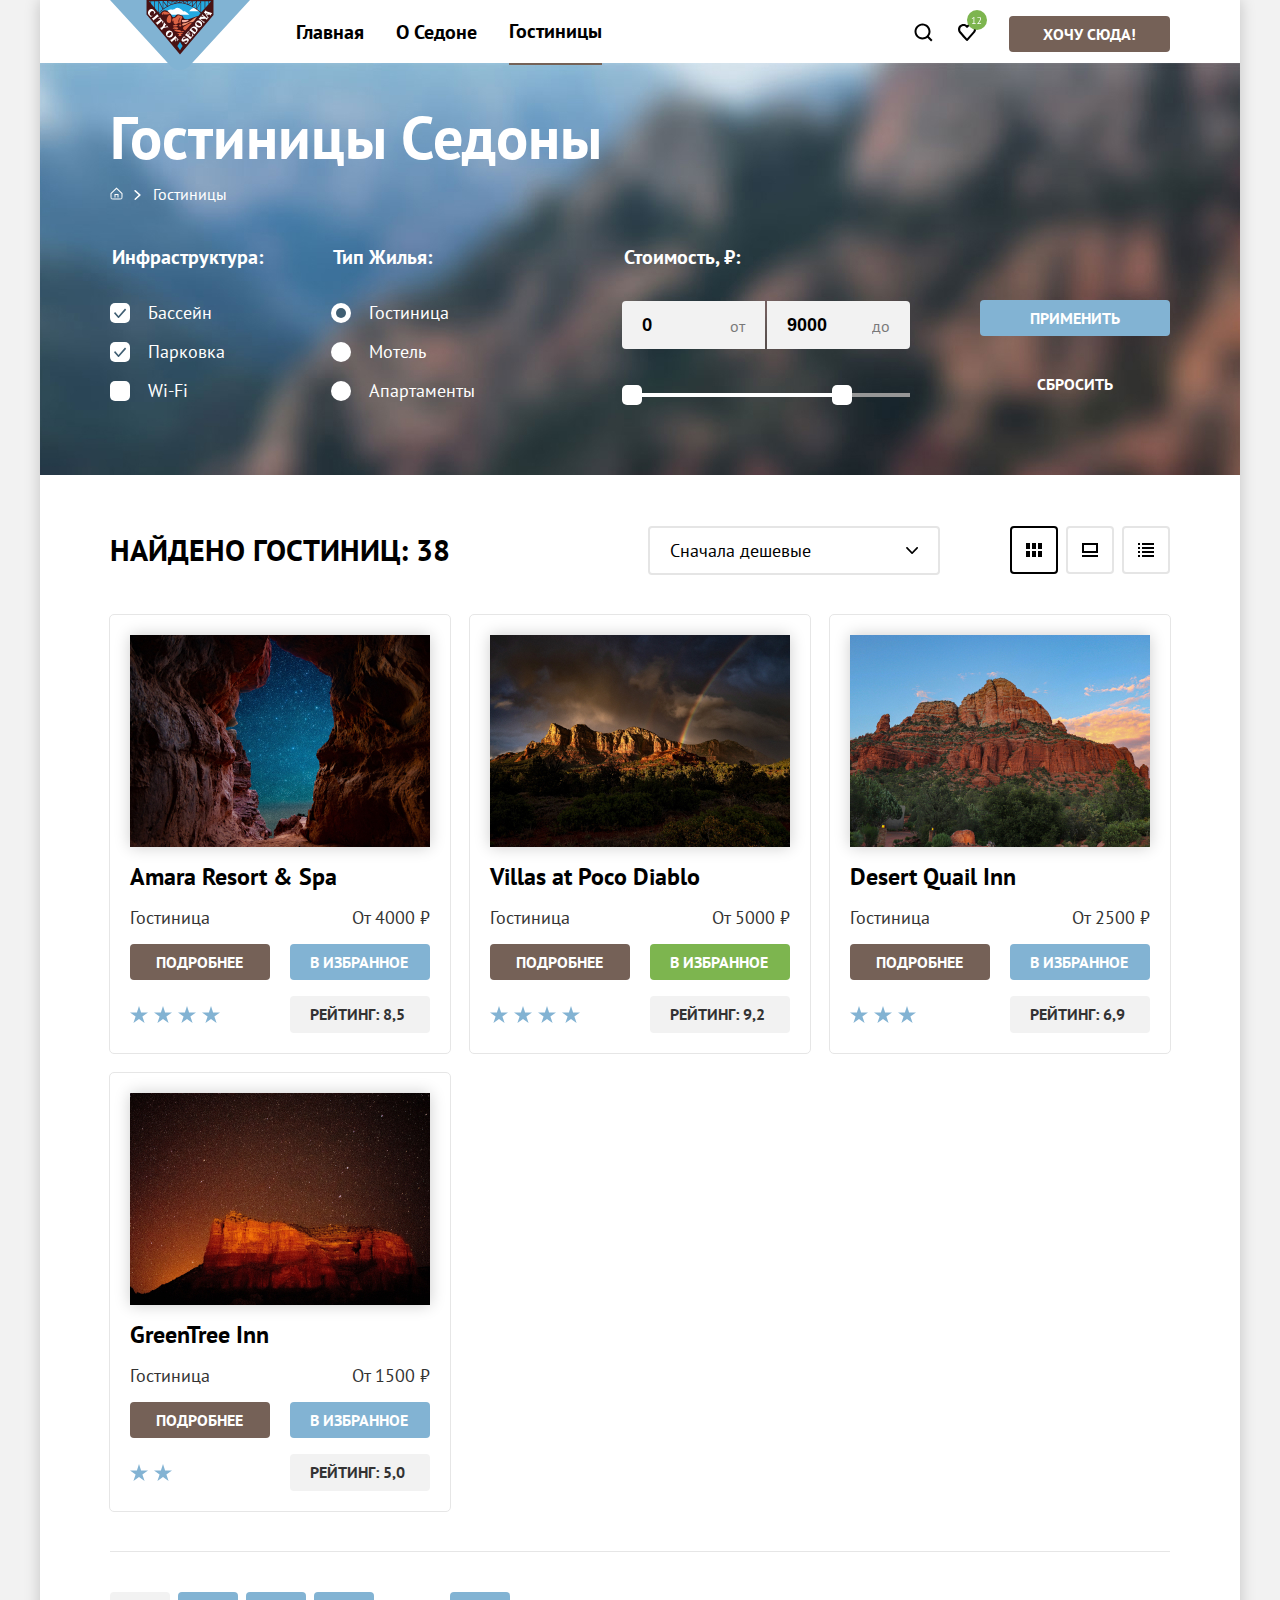
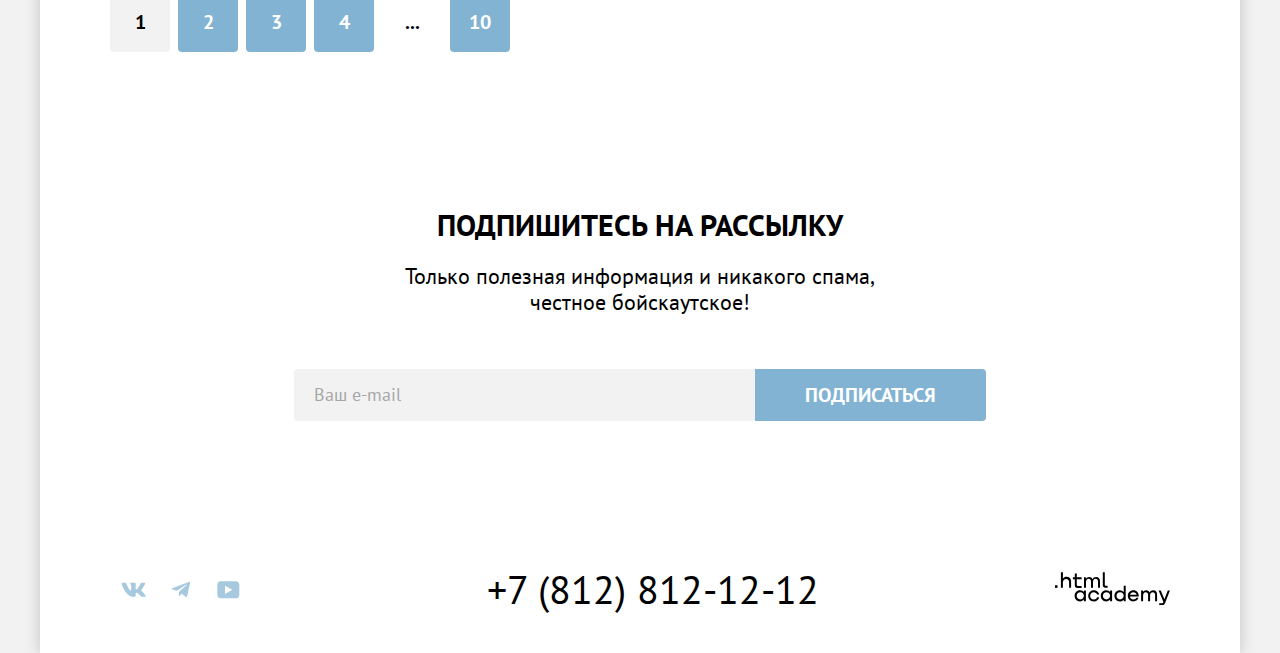
<file: catalog.html>
<!DOCTYPE html>
<html lang="ru">

  <head>
    <meta charset="UTF-8">
    <meta name="viewport" content="width=device-width, initial-scale=1.0">
    <link rel="icon" href="favicon.ico">
    <title>Гостиницы Седоны</title>
    <link rel="stylesheet" href="css/style.css">
  </head>

  <body>
    <div class="container">
      <header class="header catalog-header">
        <a href="index.html" class="header-logo-link">
          <img class="header-logo" src="img/svg/logo.svg" alt="Логотип." width="140" height="70">
        </a>
        <nav class="navigation">
          <ul class="navigation-list">
            <li class="navigation-item">
              <a class="navigation-link" href="index.html">Главная</a>
            </li>
            <li class="navigation-item">
              <a class="navigation-link" href="#">О Седоне</a>
            </li>
            <li class="navigation-item">
              <a class="navigation-link active" href="catalog.html">Гостиницы</a>
            </li>
          </ul>
          <ul class="navigation-user">
            <li class="navigation-user-item">
              <a class="navigation-link search" href="#">
                <span class="visually-hidden">Поиск</span>
              </a>
            </li>
            <li class="navigation-user-item">
              <a class="navigation-link heart" href="#">
                <span class="visually-hidden">Избранное</span>
              </a>
            </li>
            <li class="navigation-user-item">
              <a class="navigation-link button-header" href="#">Хочу сюда!</a>
            </li>
          </ul>
        </nav>
      </header>

      <main class="main-inner">
        <div class="filter-section">
          <header class="inner-header">
            <h1 class="main-title">Гостиницы Седоны</h1>
            <ul class="breadcumbs">
              <li class="breadcumbs-item">
                <a href="index.html" class="breadcumbs-link home"><span class="visually-hidden">На главную</span></a>
              </li>
              <li class="breadcumbs-item">
                <a href="#" class="breadcumbs-link hotels">Гостиницы</a>
              </li>
            </ul>
          </header>
          <section class="catalog-products">
            <form action="https://echo.htmlacademy.ru/" class="catalog-filter" method="post">
              <div class="form-wrapper">
                <fieldset class="catalog-filter-group">
                  <legend class="catalog-filter-legend">Инфраструктура:</legend>
                  <ul class="catalog-filter-list">
                    <li class="catalog-filter-item">
                      <label class="control">
                        <input type="checkbox" name="Бассейн" class="visually-hidden control-input" checked>
                        <span class="control-mark-checkbox"></span>
                        <span class="control-lable">Бассейн</span>
                      </label>
                    </li>
                    <li class="catalog-filter-item">
                      <label class="control">
                        <input type="checkbox" name="Парковка" class="visually-hidden control-input" checked>
                        <span class="control-mark-checkbox"></span>
                        <span class="control-lable">Парковка</span>
                      </label>
                    </li>
                    <li class="catalog-filter-item">
                      <label class="control">
                        <input type="checkbox" name="Wi-Fi" class="visually-hidden control-input">
                        <span class="control-mark-checkbox"></span>
                        <span class="control-lable">Wi-Fi</span>
                      </label>
                    </li>
                  </ul>
                </fieldset>
                <fieldset class="catalog-filter-group">
                  <legend class="catalog-filter-legend">Тип Жилья:</legend>
                  <ul class="catalog-filter-list">
                    <li class="catalog-filter-item">
                      <label class="control">
                        <input type="radio" name="options" class="visually-hidden control-input" checked>
                        <span class="control-mark-radio"></span>
                        <span class="control-lable">Гостиница</span>
                      </label>
                    </li>
                    <li class="catalog-filter-item">
                      <label class="control">
                        <input type="radio" name="options" class="visually-hidden control-input">
                        <span class="control-mark-radio"></span>
                        <span class="control-lable">Мотель</span>
                      </label>
                    </li>
                    <li class="catalog-filter-item">
                      <label class="control">
                        <input type="radio" name="options" class="visually-hidden control-input">
                        <span class="control-mark-radio"></span>
                        <span class="control-lable">Апартаменты</span>
                      </label>
                    </li>
                  </ul>
                </fieldset>
              </div>
              <div class="form-wrapper-with-slider">
                <fieldset class="catalog-filter-group group-with-slider">
                  <legend class="catalog-filter-legend">Стоимость, ₽:</legend>
                  <div class="typefield-wrapper">
                    <label class="from">
                      <input class="typefield-from" type="number" name="min-cost" min="0" max="9999" value="0" required>
                    </label>
                    <label class="to">
                      <input class="typefield-to" type="number" name="max-cost" min="1" max="10000" value="9000"
                        required>
                    </label>
                  </div>
                  <div class="range-scale">
                    <div class="range-bar" style="left: 0; width: 215px;">
                      <button type="button" class="range-toggle toggle-min">
                        <span class="visually-hidden">От</span>
                      </button>
                      <button type="button" class="range-toggle toggle-max">
                        <span class="visually-hidden">До</span>
                      </button>
                    </div>
                  </div>
                </fieldset>
                <div class="buttons">
                  <button class="apply" type="submit">Применить</button>
                  <button class="refresh" type="reset">Сбросить</button>
                </div>
              </div>
            </form>
          </section>
        </div>
        <div class="sort">
          <p class="search-result">Найдено гостиниц: 38</p>
          <select class="select-controls" aria-label="Сортировка">
            <option value="cheap">Сначала дешевые</option>
            <option value="expensive">Сначала дорогие</option>
            <option value="popular">Сначала популярные</option>
          </select>
          <ul class="select-list">
            <li class="select-list-item">
              <a href="#" class="button-small"><span class="visually-hidden">Маленькие картинки</span>
              </a>
            </li>
            <li class="select-list-item"><a href="#" class="button-big"><span class="visually-hidden">Большие
                  картинки</span>
              </a>
            </li>
            <li class="select-list-item"><a href="#" class="button-list"><span class="visually-hidden">Список</span>
              </a>
            </li>
          </ul>
        </div>
        <section class="catalog">
          <h2 class="visually-hidden">Список гостиниц Седоны</h2>
          <article class="catalog-card">
            <a href="#" class="catalog-card-link">
              <img class="catalog-card-img" src="img/hotel-1.jpg" alt="Amara Resort & Spa." width="300" height="212">
            </a>
            <h3 class="catalog-card-title">Amara Resort & Spa</h3>
            <p class="catalog-card-type">Гостиница</p>
            <p class="catalog-type-price">От 4000 ₽</p>
            <a href="#" class="catalog-card-button info">Подробнее</a>
            <a href="#" class="catalog-card-button">В избранное</a>
            <img class="catalog-card-rating" src="img/svg/star-4.svg" alt="Четыре звезды." width="140" height="37">
            <p class="catalog-card-button raiting-info">Рейтинг: 8,5</p>
          </article>
          <article class="catalog-card">
            <a href="#" class="catalog-card-link">
              <img class="catalog-card-img" src="img/hotel-2.jpg" alt="Villas at Poco Diablo." width="300" height="212">
            </a>
            <h3 class="catalog-card-title">Villas at Poco Diablo</h3>
            <p class="catalog-card-type">Гостиница</p>
            <p class="catalog-type-price">От 5000 ₽</p>
            <a href="#" class="catalog-card-button info">Подробнее</a>
            <a href="#" class="catalog-card-button favorite">В избранное</a>
            <img class="catalog-card-rating" src="img/svg/star-4.svg" alt="Четыре звезды." width="140" height="37">
            <p class="catalog-card-button raiting-info">Рейтинг: 9,2</p>
          </article>
          <article class="catalog-card">
            <a href="#" class="catalog-card-link">
              <img class="catalog-card-img" src="img/hotel-3.jpg" alt="Desert Quail Inn." width="300" height="212">
            </a>
            <h3 class="catalog-card-title">Desert Quail Inn</h3>
            <p class="catalog-card-type">Гостиница</p>
            <p class="catalog-type-price">От 2500 ₽</p>
            <a href="#" class="catalog-card-button info">Подробнее</a>
            <a href="#" class="catalog-card-button">В избранное</a>
            <img class="catalog-card-rating" src="img/svg/star-3.svg" alt="Три звезды." width="140" height="37">
            <p class="catalog-card-button raiting-info">Рейтинг: 6,9</p>
          </article>
          <article class="catalog-card">
            <a href="#" class="catalog-card-link">
              <img class="catalog-card-img" src="img/hotel-4.jpg" alt="GreenTree Inn." width="300" height="212">
            </a>
            <h3 class="catalog-card-title">GreenTree Inn</h3>
            <p class="catalog-card-type">Гостиница</p>
            <p class="catalog-type-price">От 1500 ₽</p>
            <a href="#" class="catalog-card-button info">Подробнее</a>
            <a href="#" class="catalog-card-button">В избранное</a>
            <img class="catalog-card-rating" src="img/svg/star-2.svg" alt="Две звезды." width="140" height="37">
            <p class="catalog-card-button raiting-info">Рейтинг: 5,0</p>
          </article>
        </section>
        <section class="pagination">
          <a href="#" class="pagination-link curent">1</a>
          <a href="#" class="pagination-link">2</a>
          <a href="#" class="pagination-link">3</a>
          <a href="#" class="pagination-link">4</a>
          <a href="#" class="pagination-link dots">...</a>
          <a href="#" class="pagination-link">10</a>
        </section>
        <section class="subscription-catalog-page">
          <h2 class="subscription-title-catalog-page">Подпишитесь на рассылку</h2>
          <p class="subscription-text-catalog-page">Только полезная информация и никакого спама, честное бойскаутское!
          </p>
          <form class="newsletter" action="https://echo.htmlacademy.ru/" method="post">
            <label class="newsletter-field">
              <input class="field" type="email" placeholder="Ваш e-mail" name="E-mail" required>
            </label>
            <button class="newsletter-button" type="submit">Подписаться</button>
          </form>
        </section>
      </main>

      <footer class="page-footer">
        <ul class="media">
          <li class="media-item">
            <a class="media-link vk" href="https://vk.com/htmlacademy">
              <span class="visually-hidden">Вконтакте</span>
            </a>
          </li>
          <li class="media-item">
            <a class="media-link tg" href="https://t.me/htmlacademy">
              <span class="visually-hidden">Телеграм</span>
            </a>
          </li>
          <li class="media-item">
            <a class="media-link yt" href="https://www.youtube.com/user/htmlacademyru">
              <span class="visually-hidden">Ютуб</span>
            </a>
          </li>
        </ul>
        <ul class="phone">
          <li class="phone-item">
            <a href="tel:+78128121212" class="phone-link">+7 (812) 812-12-12</a>
          </li>
        </ul>
        <ul class="academy">
          <li class="academy-item">
            <a href=" https://htmlacademy.ru/" class="academy-link">
              <span class="visually-hidden">HTML Academy</span>
            </a>
          </li>
        </ul>
      </footer>
      <div class="modal-container modal-container-close">
        <div class="modal">
          <button type="button" class="modal-button">
            <span class="visually-hidden">Закрыть</span>
          </button>
          <section class="modal-content">
            <h2 class="modal-content-title">Поиск гостиницы в Седоне</h2>
            <form class="modal-form" action="https://echo.htmlacademy.ru/" method="post">
              <div class="date-wrapper">
                <label class="date-form">
                  Дата Заезда:
                  <input class="form-typefield" type="text" id="arrival-date" name="arrival-date"
                    placeholder="27 апреля 2020" required>
                </label>
                <p class="tip mistake">Мы не можем отправить вас в прошлое.</p>
                <label class="date-form">
                  Дата Выезда:
                  <input class="form-typefield" type="text" id="departure-date" name="departure-date"
                    placeholder="1 сентября 2023" required>
                </label>
                <p class="tip fine">На эти даты есть свободные номера. Пока есть.</p>
              </div>
              <div class="qt-ty-wrapper">
                <div class="adults-wrapper">
                  <label for="adults" class="q-ty-form">Взрослые:</label>
                  <div class="button-wrapper">
                    <button type="button" class="minus">
                      <span class="visually-hidden">Минус</span>
                    </button>
                    <input id="adults" class="form-number adults" type="number" name="adults" min="0" max="10"
                      placeholder="2" required>
                    <button type="button" class="plus">
                      <span class="visually-hidden">Плюс</span>
                    </button>
                  </div>
                </div>
                <div class="children-wrapper">
                  <div class="children-tooltip">
                    <label for="children" class="q-ty-form">Дети:</label>
                    <span class="tooltip">
                      <button type="button" class="tooltip-toggle" aria-labelledby="tooltip-label-info">
                        <img class="tooltip-icon" src="img/svg/notice.svg" alt="Информация." height="20" width="20">
                      </button>
                      <span class="tooltip-text" role="tooltip" id="tooltip-label-info">
                        Укажите количество детей, которые будут с вами, возраст которых от 6 до 18 лет. Дети до 6 лет
                        размещаются бесплатно.
                      </span>
                    </span>
                  </div>
                  <div class="button-wrapper">
                    <button type="button" class="minus">
                      <span class="visually-hidden">Минус</span>
                    </button>
                    <input id="children" class="form-number children" type="number" name="children" min="0" max="10"
                      placeholder="2">
                    <button type="button" class="plus">
                      <span class="visually-hidden">Плюс</span>
                    </button>
                  </div>
                </div>
              </div>
              <button type="submit" class="form-submit">Найти</button>
            </form>
          </section>
        </div>
      </div>
    </div>
  </body>

</html>
</file>
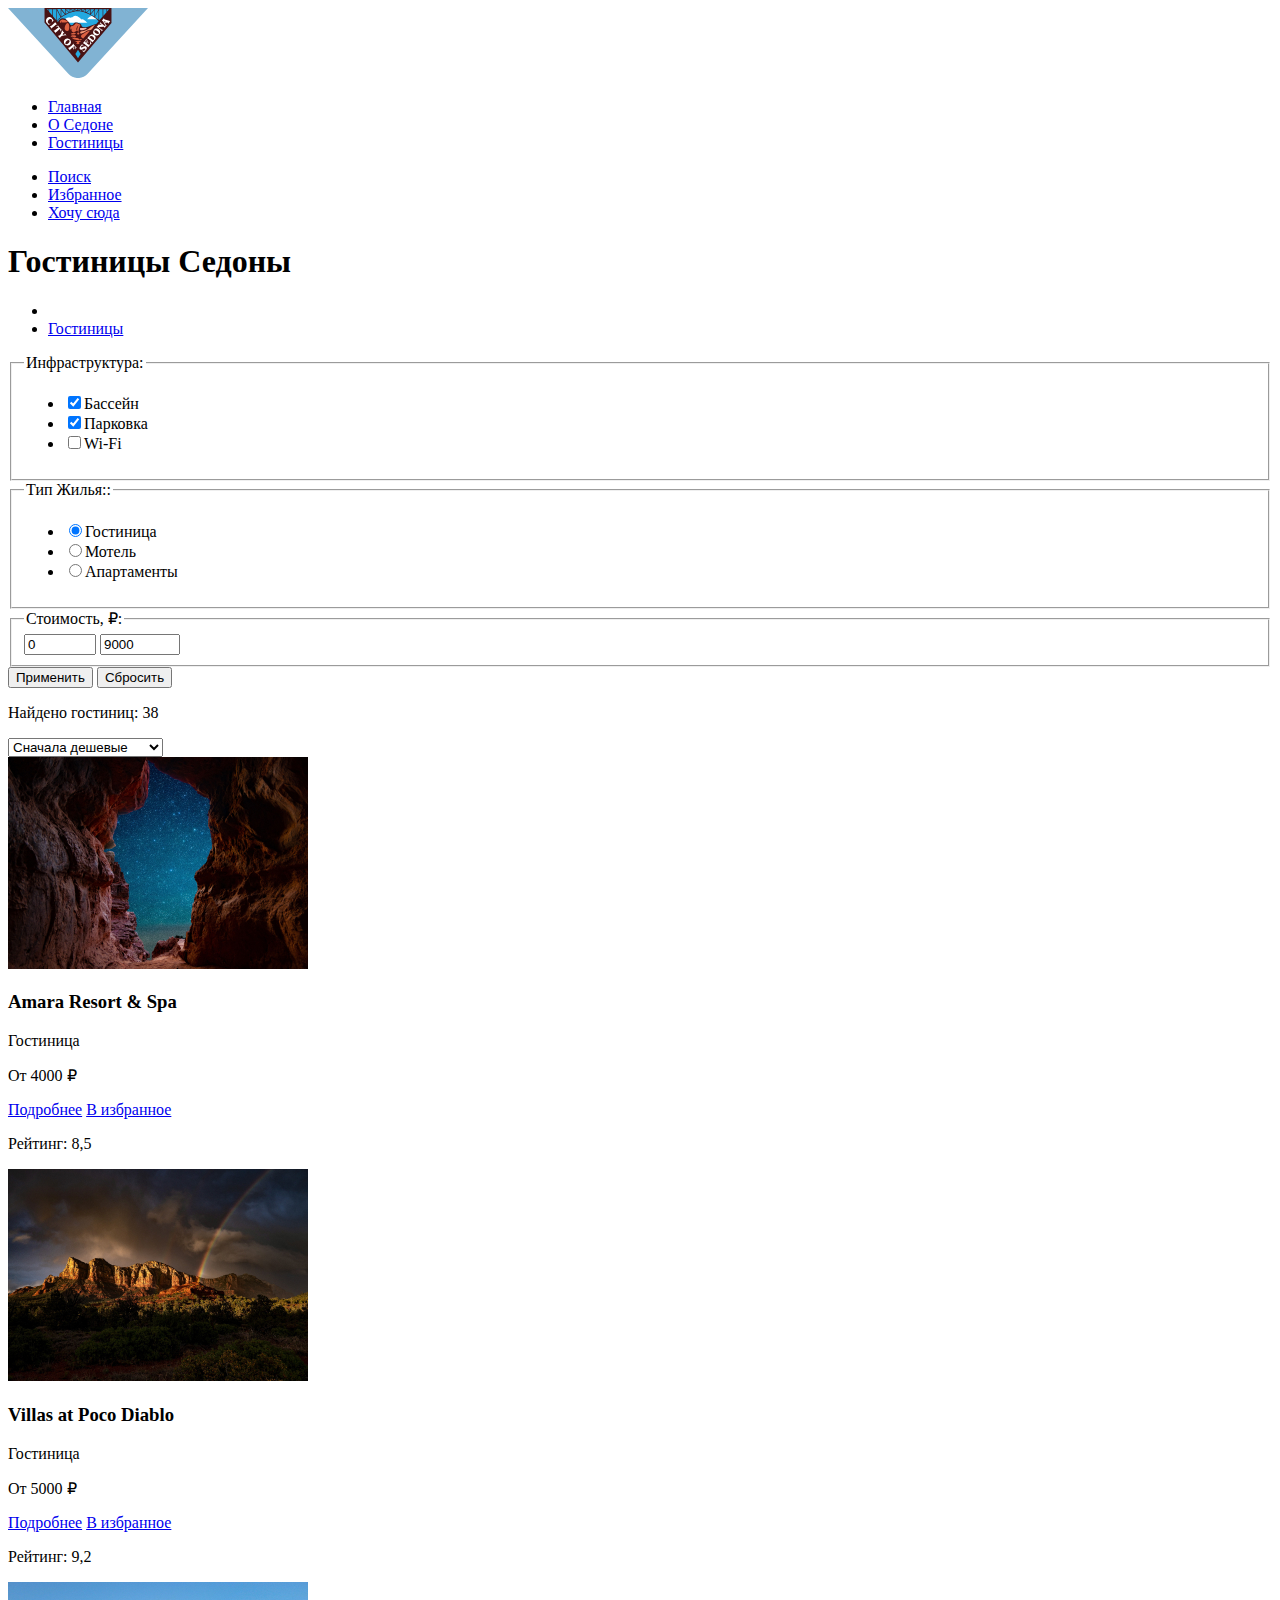
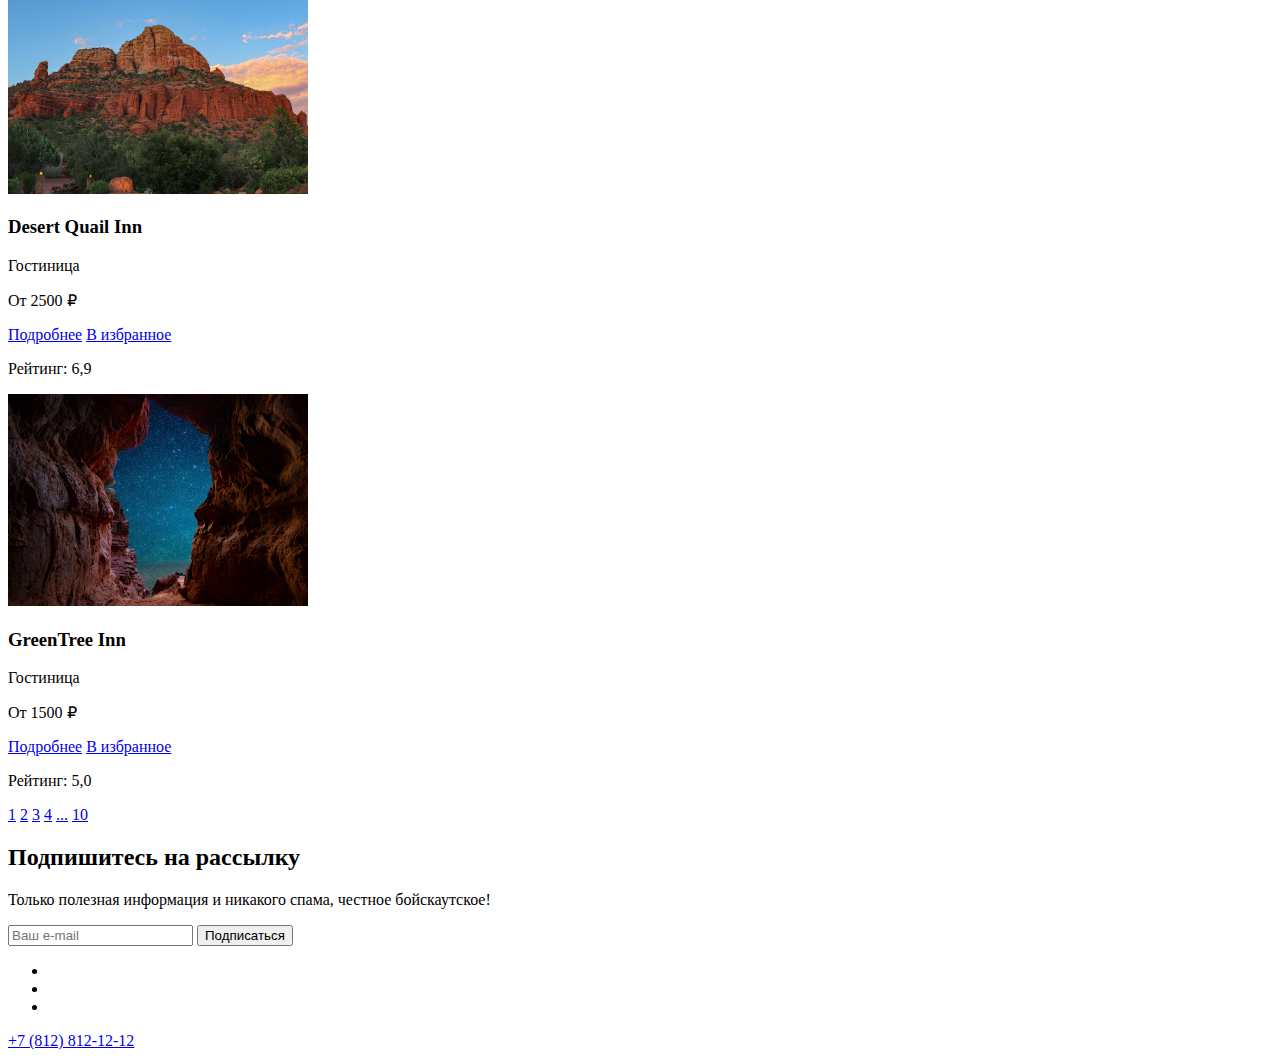
<file: 3/catalog.html>
<!DOCTYPE html>
<html lang="ru">

  <head>
    <meta charset="UTF-8">
    <meta name="viewport" content="width=device-width, initial-scale=1.0">
    <title>Гостиницы Седоны</title>
    <base href="https://htmlacademy-htmlcss.github.io/2314041-sedona-36/3/">
</head>

  <body>
    <div class="container">
      <header class="header">
        <a class="mine-page-link" href="index.html">
          <img class="header-logo" src="img/svg/logo.svg" alt="Логотип" width="140" height="70">
        </a>
        <nav class="navigation">
          <ul class="navigation-list">
            <li class="navigation-item">
              <a class="navigation-link" href="index.html">Главная</a>
            </li>
            <li class="navigation-item">
              <a class="navigation-link" href="#">О Седоне</a>
            </li>
            <li class="navigation-item">
              <a class="navigation-link" href="#">Гостиницы</a>
            </li>
          </ul>
          <ul class="navigation-user">
            <li class="navigation-item">
              <span class="visually-hidden">
                <a class="navigation-link" href="#">Поиск</a>
              </span>
            </li>
            <li class="navigation-item">
              <span class="visually-hidden">
                <a class="navigation-link" href="#">Избранное</a>
              </span>
            </li>
            <li class="navigation-item">
              <a class="navigation-link" href="#">Хочу сюда</a>
            </li>
          </ul>
        </nav>
      </header>

      <main class="main-inner">
        <header class="inner-header">
          <h1>Гостиницы Седоны</h1>
          <ul class="breadcumbs">
            <li class="breadcumbs-item">
              <a href="index.html" class="breadcumbs-link"></a>
            </li>
            <li class="breadcumbs-item">
              <a href="#" class="breadcumbs-link">Гостиницы</a>
            </li>
          </ul>
        </header>
        <section class="catalog-products">
          <form action="" class="catalog-filter">
            <fieldset class="catalog-filter-group">
              <legend class="catalog-filter-legend">Инфраструктура:</legend>
              <ul class="catalog-filter-list">
                <li class="catalog-filter-item">
                  <label class="control">
                    <input type="checkbox" name="Бассейн" class="control-input" checked>Бассейн
                  </label>
                </li>
                <li class="catalog-filter-item">
                  <label class="control">
                    <input type="checkbox" name="Парковка" class="control-input" checked>Парковка
                  </label>
                </li>
                <li class="catalog-filter-item">
                  <label class="control">
                    <input type="checkbox" name="Wi-Fi" class="control-input">Wi-Fi
                  </label>
                </li>
              </ul>
            </fieldset>
            <fieldset class="catalog-filter-group">
              <legend class="catalog-filter-legend">Тип Жилья::</legend>
              <ul class="catalog-filter-list">
                <li class="catalog-filter-item">
                  <label class="control">
                    <input type="radio" name="Гостиница" class="control-input" checked>Гостиница
                  </label>
                </li>
                <li class="catalog-filter-item">
                  <label class="control">
                    <input type="radio" name="Мотель" class="control-input">Мотель
                  </label>
                </li>
                <li class="catalog-filter-item">
                  <label class="control">
                    <input type="radio" name="Апартаменты" class="control-input">Апартаменты
                  </label>
                </li>
              </ul>
            </fieldset>
            <fieldset class="catalog-filter-group">
              <legend class="catalog-filter-legend">Стоимость, ₽:</legend>
              <label>
                <input type="number" name="min-cost" min="0" max="9999" value="0">
              </label>
              <label>
                <input type="number" name="max-cost" min="1" max="10000" value="9000">
              </label>
            </fieldset>
            <button class="apply" type="submit">Применить</button>
            <button class="refresh" type="reset">Сбросить</button>
          </form>
          <div class="sort">
            <p class="search">Найдено гостиниц: 38</p>
            <select class="select-controls" aria-label="Сортировка">
              <option value="cheap">Сначала дешевые</option>
              <option value="expensive">Сначала дорогие</option>
              <option value="popular">Сначала популярные</option>
            </select>
            <a href="#" class="button-small"></a>
            <a href="#" class="button-big"></a>
            <a href="#" class="button-list"></a>
          </div>
          <section class="catalog">
            <article class="catalog-card">
              <a href="#" class="catalog-card-link">
                <img class="catalog-card-img" src="img/hotel-1.jpg" alt="Amara Resort & Spa" width="300" height="212">
              </a>
              <h3>Amara Resort & Spa</h3>
              <p class="catalog-card-type">Гостиница</p>
              <p class="catalog-type-price">От 4000 ₽</p>
              <a href="#" class="catalog-card-button info">Подробнее</a>
              <a href="#" class="catalog-card-button favorite">В избранное</a>
              <p class="catalog-card-button info">Рейтинг: 8,5</p>
            </article>
            <article class="catalog-card">
              <a href="#" class="catalog-card-link">
                <img class="catalog-card-img" src="img/hotel-2.jpg" alt="Villas at Poco Diablo" width="300"
                  height="212">
              </a>
              <h3>Villas at Poco Diablo</h3>
              <p class="catalog-card-type">Гостиница</p>
              <p class="catalog-type-price">От 5000 ₽</p>
              <a href="#" class="catalog-card-button info">Подробнее</a>
              <a href="#" class="catalog-card-button favorite">В избранное</a>
              <p class="catalog-card-button info">Рейтинг: 9,2</p>
            </article>
            <article class="catalog-card">
              <a href="#" class="catalog-card-link">
                <img class="catalog-card-img" src="img/hotel-3.jpg" alt="Desert Quail Inn" width="300" height="212">
              </a>
              <h3>Desert Quail Inn</h3>
              <p class="catalog-card-type">Гостиница</p>
              <p class="catalog-type-price">От 2500 ₽</p>
              <a href="#" class="catalog-card-button info">Подробнее</a>
              <a href="#" class="catalog-card-button favorite">В избранное</a>
              <p class="catalog-card-button info">Рейтинг: 6,9</p>
            </article>
            <article class="catalog-card">
              <a href="#" class="catalog-card-link">
                <img class="catalog-card-img" src="img/hotel-1.jpg" alt="GreenTree Inn" width="300" height="212">
              </a>
              <h3>GreenTree Inn</h3>
              <p class="catalog-card-type">Гостиница</p>
              <p class="catalog-type-price">От 1500 ₽</p>
              <a href="#" class="catalog-card-button info">Подробнее</a>
              <a href="#" class="catalog-card-button favorite">В избранное</a>
              <p class="catalog-card-button info">Рейтинг: 5,0</p>
            </article>
          </section>
          <section class="pagination">
            <a href="#" class="pagination-link">1</a>
            <a href="#" class="pagination-link">2</a>
            <a href="#" class="pagination-link">3</a>
            <a href="#" class="pagination-link">4</a>
            <a href="#" class="pagination-link">...</a>
            <a href="#" class="pagination-link">10</a>
          </section>
          <section class="subscribtion">
            <h2>Подпишитесь на рассылку</h2>
            <p>Только полезная информация и никакого спама, честное бойскаутское!</p>
            <form action="#" class="newsletter" method="post">
              <input class="field" type="email" placeholder="Ваш e-mail">
              <button class="newsletter-button" type="submit">Подписаться</button>
            </form>
          </section>
        </section>

      </main>

      <footer class="page-footer">
        <ul class="media">
          <li class="media-vk">
            <a class="media-link" href="#">
            </a>
          </li>
          <li class="media-tg">
            <a class="media-link" href="#">
            </a>
          </li>
          <li class="media-yt">
            <a class="media-link" href="#">
            </a>
          </li>
        </ul>
        <a href="tel:+78128121212" class="phone">+7 (812) 812-12-12</a>
        <a href="#" class="academy-link"></a>
      </footer>
  </body>

</html>
</file>
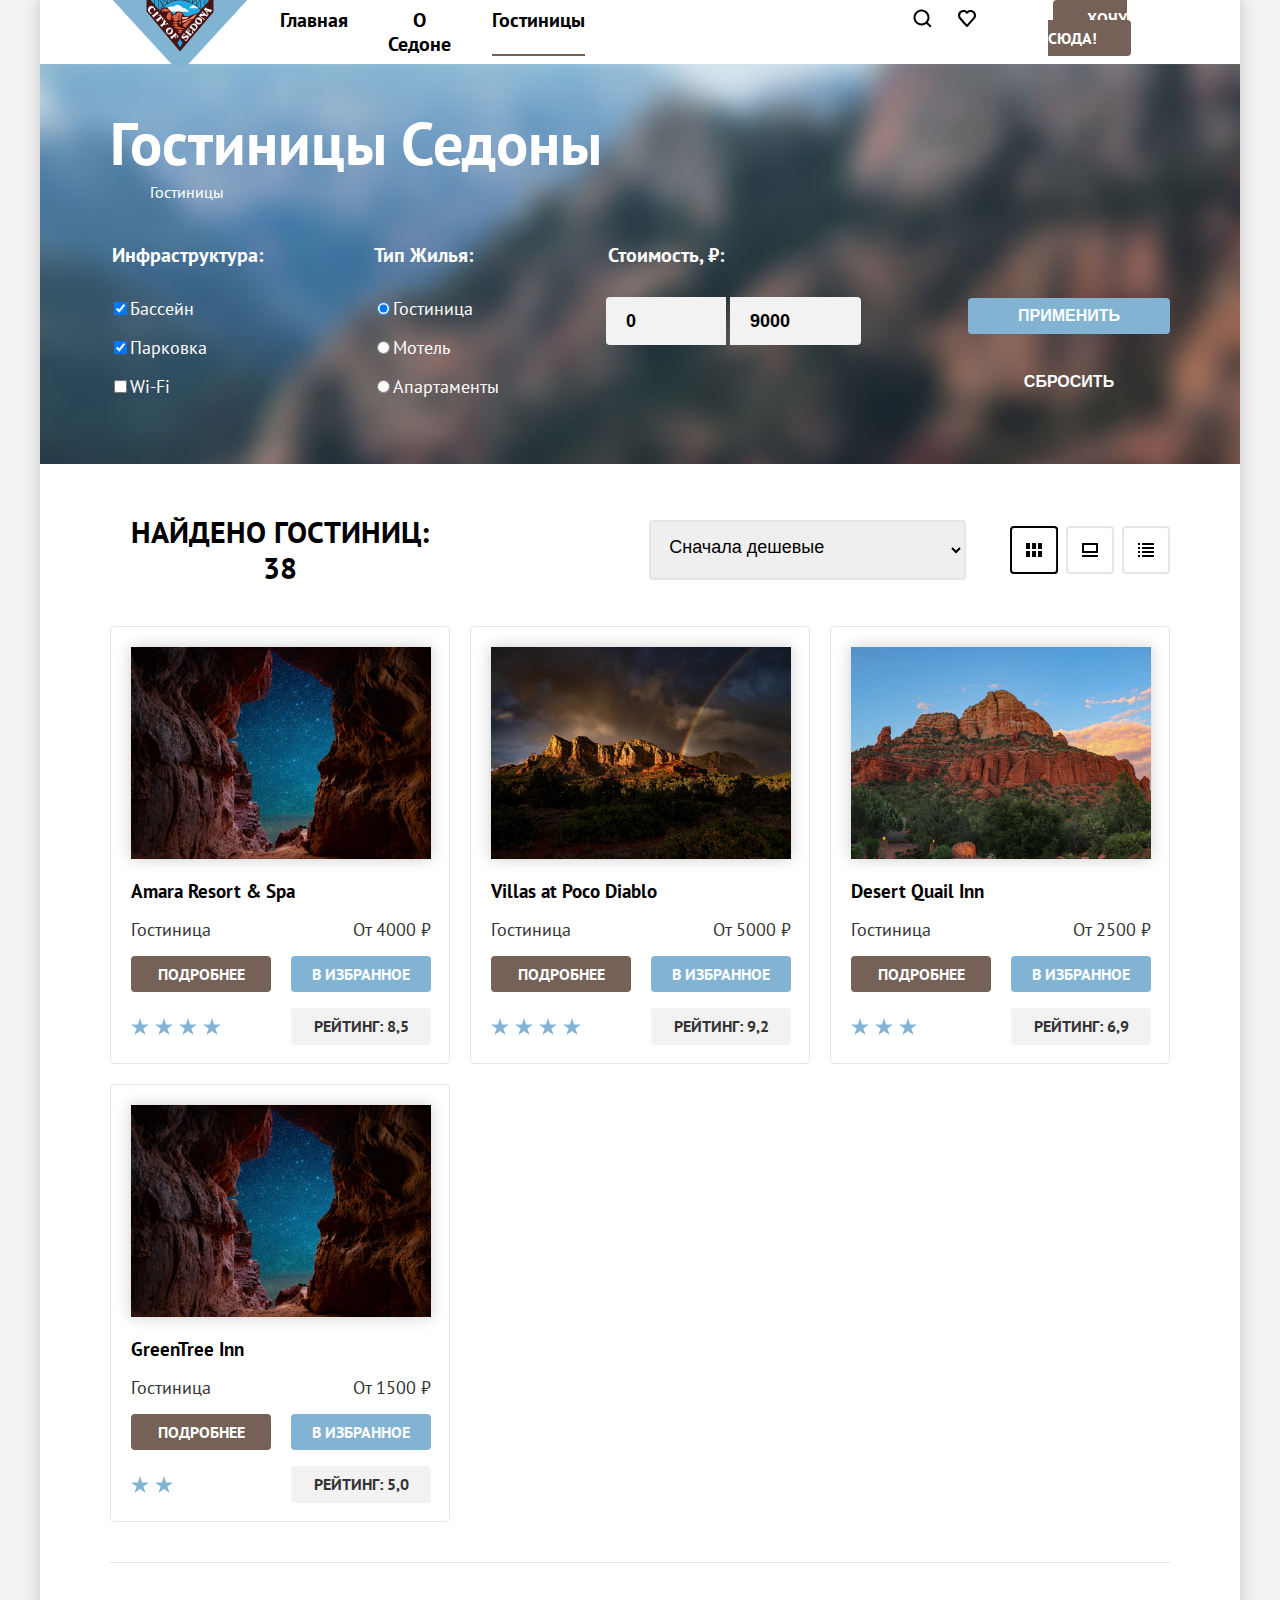
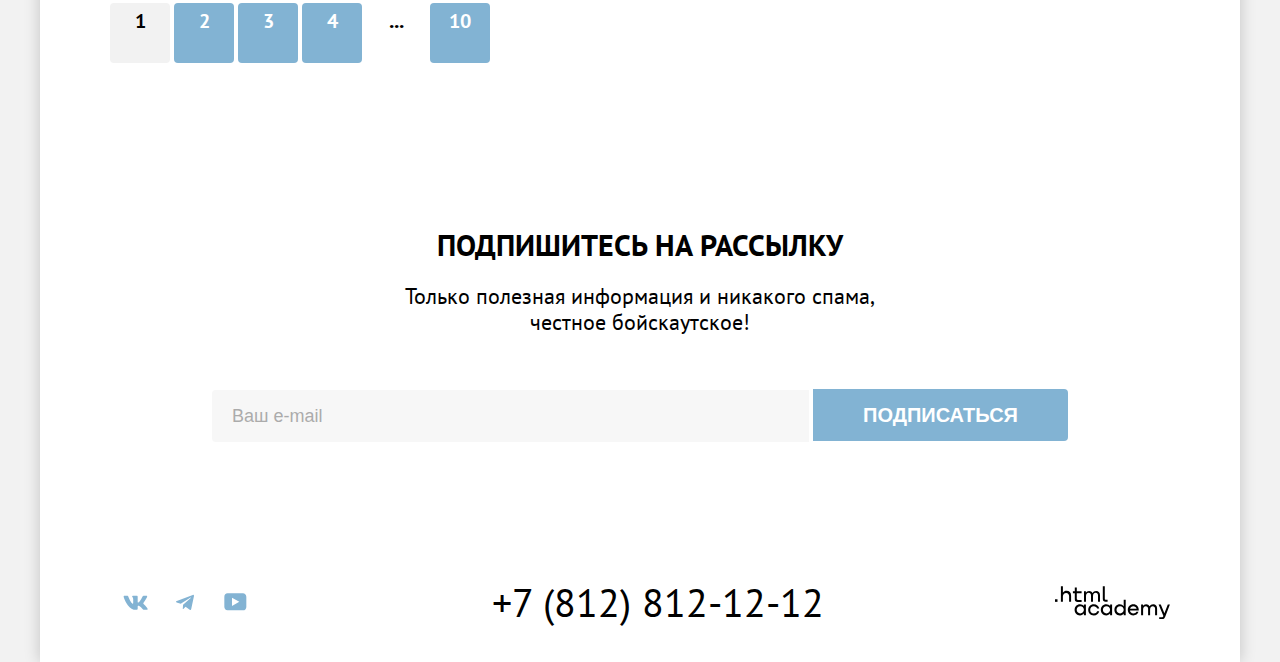
<file: 4/catalog.html>
<!DOCTYPE html>
<html lang="ru">

  <head>
    <meta charset="UTF-8">
    <meta name="viewport" content="width=device-width, initial-scale=1.0">
    <title>Гостиницы Седоны</title>
    <link rel="stylesheet" href="css/catalog.css">
    <base href="https://htmlacademy-htmlcss.github.io/2314041-sedona-36/4/">
</head>

  <body>
    <div class="container">
      <header class="header">
        <img class="header-logo" src="img/svg/logo.svg" alt="Логотип" width="140" height="70">
        <nav class="navigation">
          <ul class="navigation-list">
            <li class="navigation-item">
              <a class="navigation-link" href="index.html">Главная</a>
            </li>
            <li class="navigation-item">
              <a class="navigation-link" href="#">О Седоне</a>
            </li>
            <li class="navigation-item">
              <a class="navigation-link active" href="catalog.html">Гостиницы</a>
            </li>
          </ul>
          <ul class="navigation-user">
            <li class="navigation-user-item">
              <a class="navigation-link search" href="#">
                <span class="visually-hidden">Поиск</span>
              </a>
            </li>
            <li class="navigation-user-item">
              <a class="navigation-link heart" href="#">
                <span class="visually-hidden">Избранное</span>
              </a>
            </li>
            <li class="navigation-user-item">
              <a class="navigation-link button-header" href="#">Хочу сюда!</a>
            </li>
          </ul>
        </nav>
      </header>

      <main class="main-inner">
        <div class="filter-section">
          <header class="inner-header">
            <h1>Гостиницы Седоны</h1>
            <ul class="breadcumbs">
              <li class="breadcumbs-item home">
                <a href="index.html" class="breadcumbs-link"><span class="visually-hidden">На главную</span></a>
              </li>
              <li class="breadcumbs-item hotels">
                <a href="#" class="breadcumbs-link">Гостиницы</a>
              </li>
            </ul>
          </header>
          <section class="catalog-products">
            <form action="" class="catalog-filter">
              <fieldset class="catalog-filter-group">
                <legend class="catalog-filter-legend">Инфраструктура:</legend>
                <ul class="catalog-filter-list">
                  <li class="catalog-filter-item">
                    <label class="control">
                      <input type="checkbox" name="Бассейн" class="control-input" checked>Бассейн
                    </label>
                  </li>
                  <li class="catalog-filter-item">
                    <label class="control">
                      <input type="checkbox" name="Парковка" class="control-input" checked>Парковка
                    </label>
                  </li>
                  <li class="catalog-filter-item">
                    <label class="control">
                      <input type="checkbox" name="Wi-Fi" class="control-input">Wi-Fi
                    </label>
                  </li>
                </ul>
              </fieldset>
              <fieldset class="catalog-filter-group">
                <legend class="catalog-filter-legend">Тип Жилья:</legend>
                <ul class="catalog-filter-list">
                  <li class="catalog-filter-item">
                    <label class="control">
                      <input type="radio" name="Гостиница" class="control-input" checked>Гостиница
                    </label>
                  </li>
                  <li class="catalog-filter-item">
                    <label class="control">
                      <input type="radio" name="Мотель" class="control-input">Мотель
                    </label>
                  </li>
                  <li class="catalog-filter-item">
                    <label class="control">
                      <input type="radio" name="Апартаменты" class="control-input">Апартаменты
                    </label>
                  </li>
                </ul>
              </fieldset>
              <fieldset class="catalog-filter-group">
                <legend class="catalog-filter-legend">Стоимость, ₽:</legend>
                <label>
                  <input class="typefield-from" type="number" name="min-cost" min="0" max="9999" value="0">
                </label>
                <label>
                  <input class="typefield-to" type="number" name="max-cost" min="1" max="10000" value="9000">
                </label>
              </fieldset>
              <div class="buttons">
                <button class="apply" type="submit">Применить</button>
                <button class="refresh" type="reset">Сбросить</button>
              </div>
            </form>
        </div>
        <div class="sort">
          <p class="search-result">Найдено гостиниц: 38</p>
          <select class="select-controls" aria-label="Сортировка">
            <option value="cheap">Сначала дешевые</option>
            <option value="expensive">Сначала дорогие</option>
            <option value="popular">Сначала популярные</option>
          </select>
          <a href="#" class="button-small"><span class="visually-hidden">Маленькие картинки</span></a>
          <a href="#" class="button-big"><span class="visually-hidden">Большие картинки</span></a>
          <a href="#" class="button-list"><span class="visually-hidden">Список</span></a>
        </div>
        <section class="catalog">
          <article class="catalog-card">
            <a href="#" class="catalog-card-link">
              <img class="catalog-card-img" src="img/hotel-1.jpg" alt="Amara Resort & Spa" width="300" height="212">
            </a>
            <h3 class="catalog-card-title">Amara Resort & Spa</h3>
            <p class="catalog-card-type">Гостиница</p>
            <p class="catalog-type-price">От 4000 ₽</p>
            <a href="#" class="catalog-card-button info">Подробнее</a>
            <a href="#" class="catalog-card-button favorite">В избранное</a>
            <img class="catalog-card-rating" src="img/svg/4stars.svg" alt="Четыре звезды" width="140" height="37">
            <p class="catalog-card-button raiting-info">Рейтинг: 8,5</p>
          </article>
          <article class="catalog-card">
            <a href="#" class="catalog-card-link">
              <img class="catalog-card-img" src="img/hotel-2.jpg" alt="Villas at Poco Diablo" width="300" height="212">
            </a>
            <h3 class="catalog-card-title">Villas at Poco Diablo</h3>
            <p class="catalog-card-type">Гостиница</p>
            <p class="catalog-type-price">От 5000 ₽</p>
            <a href="#" class="catalog-card-button info">Подробнее</a>
            <a href="#" class="catalog-card-button favorite">В избранное</a>
            <img class="catalog-card-rating" src="img/svg/4stars.svg" alt="Четыре звезды" width="140" height="37">
            <p class="catalog-card-button raiting-info">Рейтинг: 9,2</p>
          </article>
          <article class="catalog-card">
            <a href="#" class="catalog-card-link">
              <img class="catalog-card-img" src="img/hotel-3.jpg" alt="Desert Quail Inn" width="300" height="212">
            </a>
            <h3 class="catalog-card-title">Desert Quail Inn</h3>
            <p class="catalog-card-type">Гостиница</p>
            <p class="catalog-type-price">От 2500 ₽</p>
            <a href="#" class="catalog-card-button info">Подробнее</a>
            <a href="#" class="catalog-card-button favorite">В избранное</a>
            <img class="catalog-card-rating" src="img/svg/3stars.svg" alt="Три звезды" width="140" height="37">
            <p class="catalog-card-button raiting-info">Рейтинг: 6,9</p>
          </article>
          <article class="catalog-card">
            <a href="#" class="catalog-card-link">
              <img class="catalog-card-img" src="img/hotel-1.jpg" alt="GreenTree Inn" width="300" height="212">
            </a>
            <h3 class="catalog-card-title">GreenTree Inn</h3>
            <p class="catalog-card-type">Гостиница</p>
            <p class="catalog-type-price">От 1500 ₽</p>
            <a href="#" class="catalog-card-button info">Подробнее</a>
            <a href="#" class="catalog-card-button favorite">В избранное</a>
            <img class="catalog-card-rating" src="img/svg/2stars.svg" alt="Две звезды" width="140" height="37">
            <p class="catalog-card-button raiting-info">Рейтинг: 5,0</p>
          </article>
        </section>
        <section class="pagination">
          <a href="#" class="pagination-link">1</a>
          <a href="#" class="pagination-link">2</a>
          <a href="#" class="pagination-link">3</a>
          <a href="#" class="pagination-link">4</a>
          <a href="#" class="pagination-link">...</a>
          <a href="#" class="pagination-link">10</a>
        </section>
        </section>
        <section class="subscription">
          <h2 class="subscription-title">Подпишитесь на рассылку</h2>
          <p class="subscription-text">Только полезная информация и никакого спама, честное бойскаутское!</p>
          <form action="#" class="newsletter" method="post">
            <input class="field" type="email" placeholder="Ваш e-mail">
            <button class="newsletter-button" type="submit">Подписаться</button>
          </form>
        </section>
      </main>

      <footer class="page-footer">
        <ul class="media">
          <li class="media-vk">
            <a class="media-link" href="#">
              <spapn class="visually-hidden">Вконтакте</spapn>
            </a>
          </li>
          <li class="media-tg">
            <a class="media-link" href="#">
              <spapn class="visually-hidden">Телеграм</spapn>
            </a>
          </li>
          <li class="media-yt">
            <a class="media-link" href="#">
              <spapn class="visually-hidden">Ютуб</spapn>
            </a>
          </li>
        </ul>
        <a href="tel:+78128121212" class="phone">+7 (812) 812-12-12</a>
        <a href="#" class="academy-link">
          <span class="visually-hidden">HTML Academy</span>
        </a>
      </footer>
    </div>
  </body>

</html>
</file>
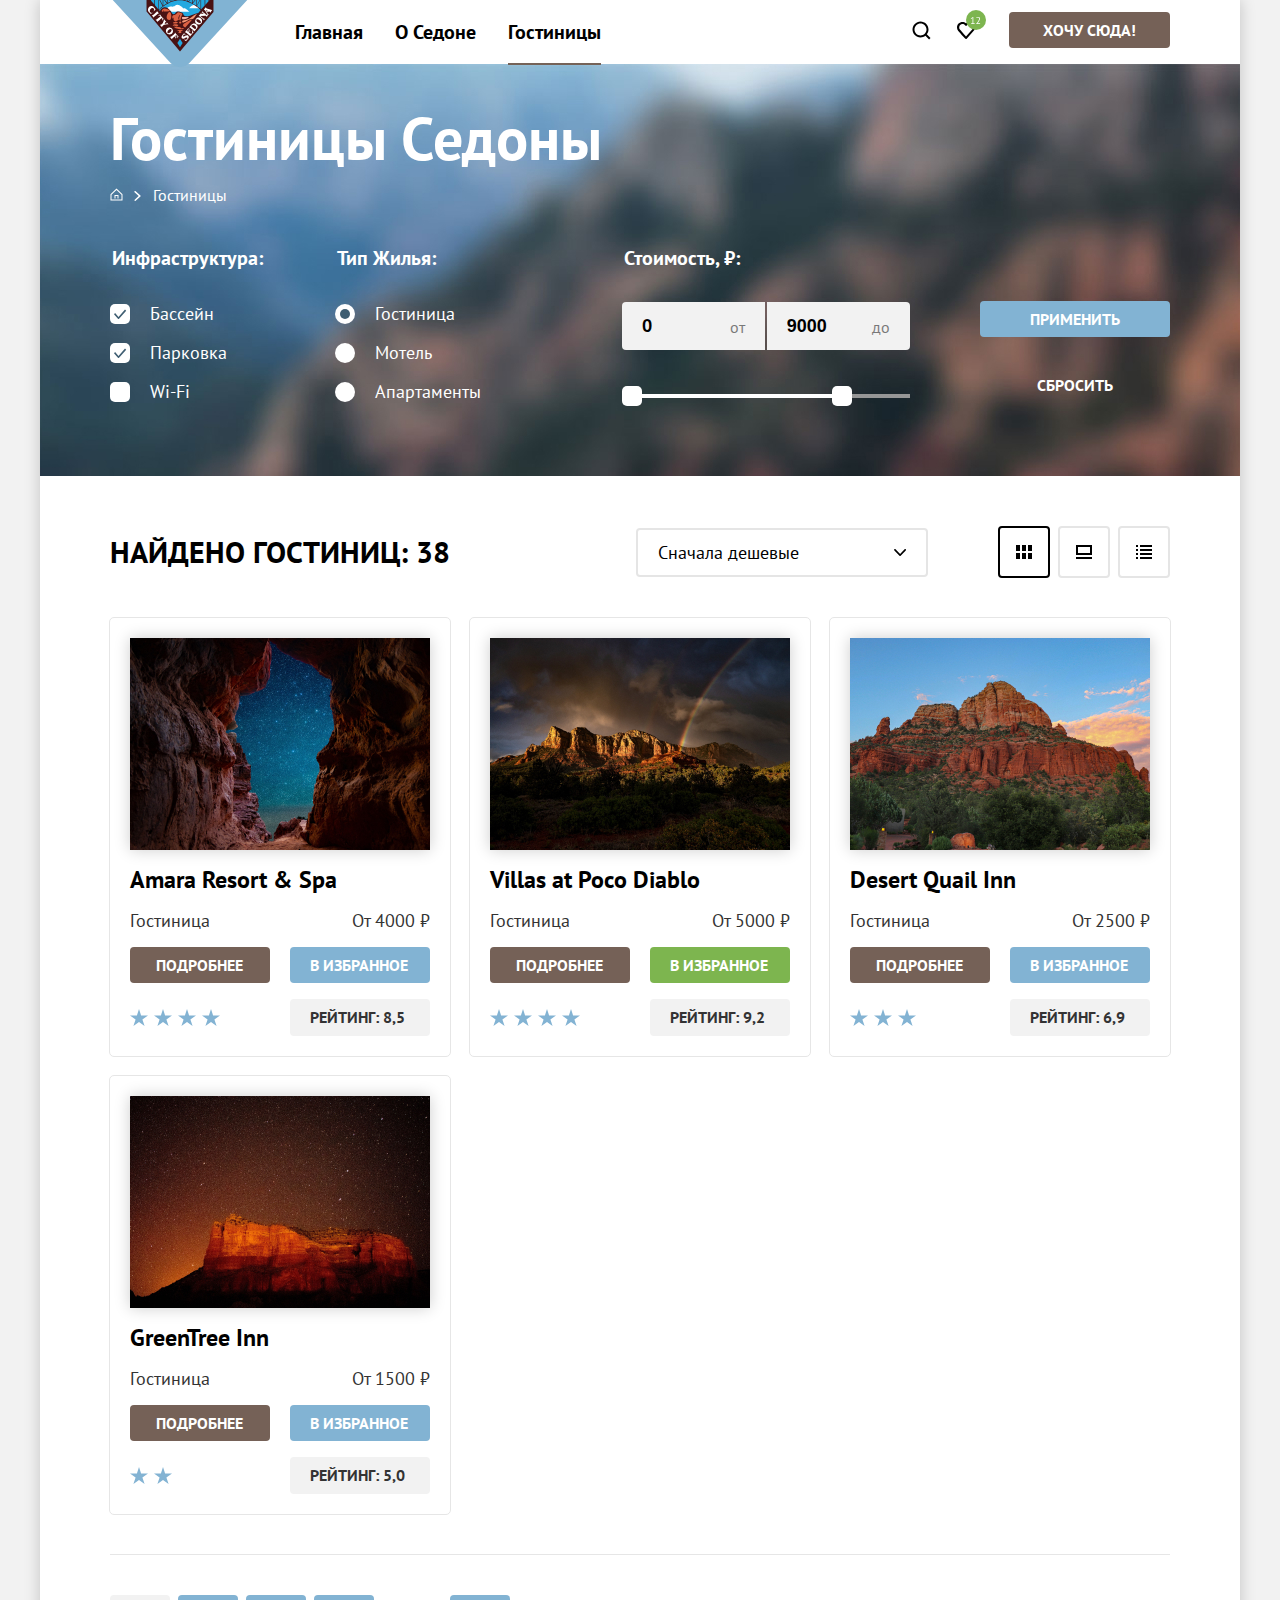
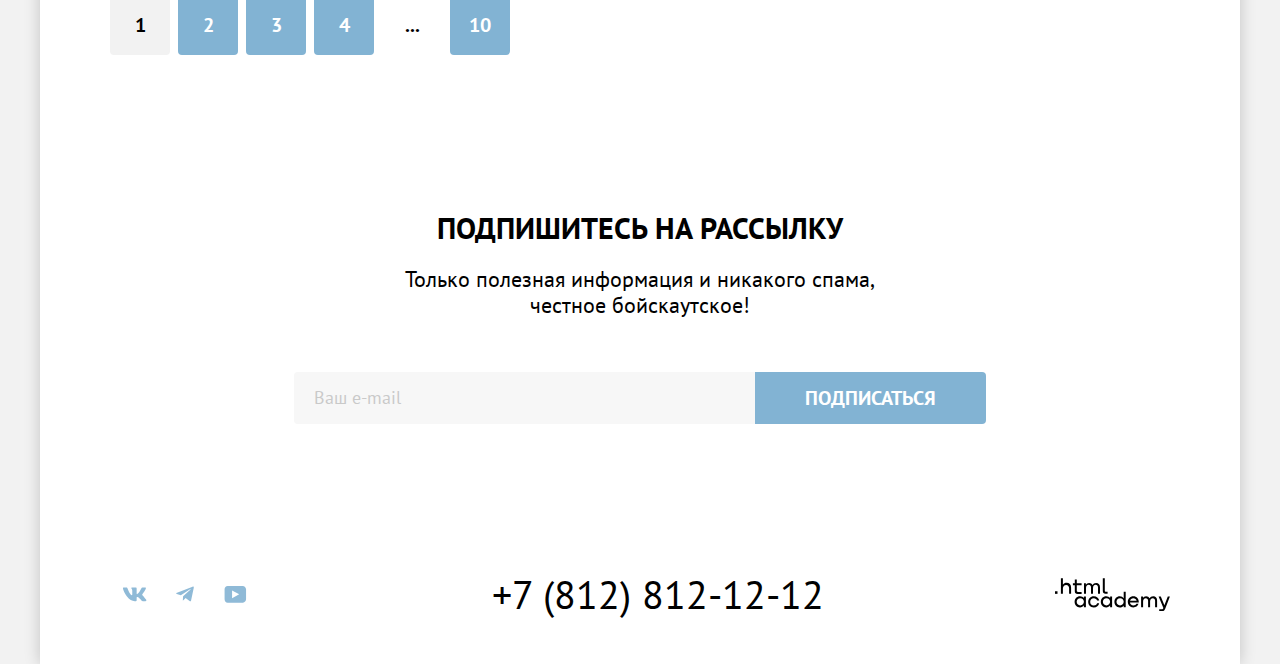
<file: 5/catalog.html>
<!DOCTYPE html>
<html lang="ru">

  <head>
    <meta charset="UTF-8">
    <meta name="viewport" content="width=device-width, initial-scale=1.0">
    <link rel="icon" href="favicon.ico">
    <title>Гостиницы Седоны</title>
    <link rel="stylesheet" href="css/style.css">
    <base href="https://htmlacademy-htmlcss.github.io/2314041-sedona-36/5/">
</head>

  <body>
    <div class="container">
      <header class="header">
        <img class="header-logo" src="img/svg/logo.svg" alt="Логотип." width="140" height="70">
        <nav class="navigation">
          <ul class="navigation-list">
            <li class="navigation-item">
              <a class="navigation-link" href="index.html">Главная</a>
            </li>
            <li class="navigation-item">
              <a class="navigation-link" href="#">О Седоне</a>
            </li>
            <li class="navigation-item">
              <a class="navigation-link active" href="catalog.html">Гостиницы</a>
            </li>
          </ul>
          <ul class="navigation-user">
            <li class="navigation-user-item">
              <a class="navigation-link search" href="#">
                <span class="visually-hidden">Поиск</span>
              </a>
            </li>
            <li class="navigation-user-item">
              <a class="navigation-link heart" href="#">
                <span class="visually-hidden">Избранное</span>
              </a>
            </li>
            <li class="navigation-user-item">
              <a class="navigation-link button-header" href="#">Хочу сюда!</a>
            </li>
          </ul>
        </nav>
      </header>

      <main class="main-inner">
        <div class="filter-section">
          <header class="inner-header">
            <h1 class="main-title">Гостиницы Седоны</h1>
            <ul class="breadcumbs">
              <li class="breadcumbs-item">
                <a href="index.html" class="breadcumbs-link home"><span class="visually-hidden">На главную</span></a>
              </li>
              <li class="breadcumbs-item">
                <a href="#" class="breadcumbs-link hotels">Гостиницы</a>
              </li>
            </ul>
          </header>
          <section class="catalog-products">
            <form action="https://echo.htmlacademy.ru/" class="catalog-filter" method="post">
              <fieldset class="catalog-filter-group">
                <legend class="catalog-filter-legend">Инфраструктура:</legend>
                <ul class="catalog-filter-list">
                  <li class="catalog-filter-item">
                    <label class="control">
                      <input type="checkbox" name="Бассейн" class="visually-hidden control-input" checked>
                      <span class="control-mark-checkbox"></span>
                      <span class="control-lable">Бассейн</span>
                    </label>
                  </li>
                  <li class="catalog-filter-item">
                    <label class="control">
                      <input type="checkbox" name="Парковка" class="visually-hidden control-input" checked>
                      <span class="control-mark-checkbox"></span>
                      <span class="control-lable">Парковка</span>
                    </label>
                  </li>
                  <li class="catalog-filter-item">
                    <label class="control">
                      <input type="checkbox" name="Wi-Fi" class="visually-hidden control-input">
                      <span class="control-mark-checkbox"></span>
                      <span class="control-lable">Wi-Fi</span>
                    </label>
                  </li>
                </ul>
              </fieldset>
              <fieldset class="catalog-filter-group">
                <legend class="catalog-filter-legend">Тип Жилья:</legend>
                <ul class="catalog-filter-list">
                  <li class="catalog-filter-item">
                    <label class="control">
                      <input type="radio" name="Гостиница" class="visually-hidden control-input" checked>
                      <span class="control-mark-radio"></span>
                      <span class="control-lable">Гостиница</span>
                    </label>
                  </li>
                  <li class="catalog-filter-item">
                    <label class="control">
                      <input type="radio" name="Мотель" class="visually-hidden control-input">
                      <span class="control-mark-radio"></span>
                      <span class="control-lable">Мотель</span>
                    </label>
                  </li>
                  <li class="catalog-filter-item">
                    <label class="control">
                      <input type="radio" name="Апартаменты" class="visually-hidden control-input">
                      <span class="control-mark-radio"></span>
                      <span class="control-lable">Апартаменты</span>
                    </label>
                  </li>
                </ul>
              </fieldset>
              <fieldset class="catalog-filter-group group-with-slider">
                <legend class="catalog-filter-legend">Стоимость, ₽:</legend>
                <div class="typefield-wrapper">
                  <label class="from">
                    <input class="typefield-from" type="number" name="min-cost" min="0" max="9999" value="0">
                  </label>
                  <label class="to">
                    <input class="typefield-to" type="number" name="max-cost" min="1" max="10000" value="9000">
                  </label>
                </div>
                <div class="range-scale">
                  <div class="range-bar" style="left: 0; width: 215px;">
                    <button type="button" class="range-toggle toggle-min"></button>
                    <button type="button" class="range-toggle toggle-max"></button>
                  </div>
                </div>
              </fieldset>
              <div class="buttons">
                <button class="apply" type="submit">Применить</button>
                <button class="refresh" type="reset">Сбросить</button>
              </div>
            </form>
        </div>
        <div class="sort">
          <p class="search-result">Найдено гостиниц: 38</p>
          <select class="select-controls" aria-label="Сортировка">
            <option value="cheap">Сначала дешевые</option>
            <option value="expensive">Сначала дорогие</option>
            <option value="popular">Сначала популярные</option>
          </select>
          <a href="#" class="button-small"><span class="visually-hidden">Маленькие картинки</span></a>
          <a href="#" class="button-big"><span class="visually-hidden">Большие картинки</span></a>
          <a href="#" class="button-list"><span class="visually-hidden">Список</span></a>
        </div>
        <section class="catalog">
          <h2 class="visually-hidden">Список гостиниц Седоны</h2>
          <article class="catalog-card">
            <a href="#" class="catalog-card-link">
              <img class="catalog-card-img" src="img/hotel-1.jpg" alt="Amara Resort & Spa." width="300" height="212">
            </a>
            <h3 class="catalog-card-title">Amara Resort & Spa</h3>
            <p class="catalog-card-type">Гостиница</p>
            <p class="catalog-type-price">От 4000 ₽</p>
            <a href="#" class="catalog-card-button info">Подробнее</a>
            <a href="#" class="catalog-card-button">В избранное</a>
            <img class="catalog-card-rating" src="img/svg/star-4.svg" alt="Четыре звезды." width="140" height="37">
            <p class="catalog-card-button raiting-info">Рейтинг: 8,5</p>
          </article>
          <article class="catalog-card">
            <a href="#" class="catalog-card-link">
              <img class="catalog-card-img" src="img/hotel-2.jpg" alt="Villas at Poco Diablo." width="300" height="212">
            </a>
            <h3 class="catalog-card-title">Villas at Poco Diablo</h3>
            <p class="catalog-card-type">Гостиница</p>
            <p class="catalog-type-price">От 5000 ₽</p>
            <a href="#" class="catalog-card-button info">Подробнее</a>
            <a href="#" class="catalog-card-button favorite">В избранное</a>
            <img class="catalog-card-rating" src="img/svg/star-4.svg" alt="Четыре звезды." width="140" height="37">
            <p class="catalog-card-button raiting-info">Рейтинг: 9,2</p>
          </article>
          <article class="catalog-card">
            <a href="#" class="catalog-card-link">
              <img class="catalog-card-img" src="img/hotel-3.jpg" alt="Desert Quail Inn." width="300" height="212">
            </a>
            <h3 class="catalog-card-title">Desert Quail Inn</h3>
            <p class="catalog-card-type">Гостиница</p>
            <p class="catalog-type-price">От 2500 ₽</p>
            <a href="#" class="catalog-card-button info">Подробнее</a>
            <a href="#" class="catalog-card-button">В избранное</a>
            <img class="catalog-card-rating" src="img/svg/star-3.svg" alt="Три звезды." width="140" height="37">
            <p class="catalog-card-button raiting-info">Рейтинг: 6,9</p>
          </article>
          <article class="catalog-card">
            <a href="#" class="catalog-card-link">
              <img class="catalog-card-img" src="img/hotel-4.jpg" alt="GreenTree Inn." width="300" height="212">
            </a>
            <h3 class="catalog-card-title">GreenTree Inn</h3>
            <p class="catalog-card-type">Гостиница</p>
            <p class="catalog-type-price">От 1500 ₽</p>
            <a href="#" class="catalog-card-button info">Подробнее</a>
            <a href="#" class="catalog-card-button">В избранное</a>
            <img class="catalog-card-rating" src="img/svg/star-2.svg" alt="Две звезды." width="140" height="37">
            <p class="catalog-card-button raiting-info">Рейтинг: 5,0</p>
          </article>
        </section>
        <section class="pagination">
          <a href="#" class="pagination-link curent">1</a>
          <a href="#" class="pagination-link">2</a>
          <a href="#" class="pagination-link">3</a>
          <a href="#" class="pagination-link">4</a>
          <a href="#" class="pagination-link dots">...</a>
          <a href="#" class="pagination-link">10</a>
        </section>
        <section class="subscription-catalog-page">
          <h2 class="subscription-title-catalog-page">Подпишитесь на рассылку</h2>
          <p class="subscription-text-catalog-page">Только полезная информация и никакого спама, честное бойскаутское!
          </p>
          <form action="#" class="newsletter" action="https://echo.htmlacademy.ru/" method="post">
            <label class="newsletter-field">
              <input class="field" type="email" placeholder="Ваш e-mail">
            </label>
            <button class="newsletter-button" type="submit">Подписаться</button>
          </form>
        </section>
      </main>

      <footer class="page-footer">
        <ul class="media">
          <li class="media-vk">
            <a class="media-link" href="https://vk.com/htmlacademy">
              <img src="img/svg/vk-icon.svg" alt="Вконтакте." class="link-icon" width="50" height="40">
              <spapn class="visually-hidden">Вконтакте</spapn>
            </a>
          </li>
          <li class="media-tg">
            <a class="media-link" href="https://t.me/htmlacademy">
              <img src="img/svg/tg-icon.svg" alt="Телеграм." class="link-icon" width="50" height="40">
              <spapn class="visually-hidden">Телеграм</spapn>
            </a>
          </li>
          <li class="media-yt">
            <a class="media-link" href="https://www.youtube.com/user/htmlacademyru">
              <img src="img/svg/yt-icon.svg" alt="Ютуб." class="link-icon" width="50" height="40">
              <spapn class="visually-hidden">Ютуб</spapn>
            </a>
          </li>
        </ul>
        <a href="tel:+78128121212" class="phone">+7 (812) 812-12-12</a>
        <a href=" https://htmlacademy.ru/" class="academy-link">
          <span class="visually-hidden">HTML Academy</span>
        </a>
      </footer>
    </div>
  </body>

</html>
</file>
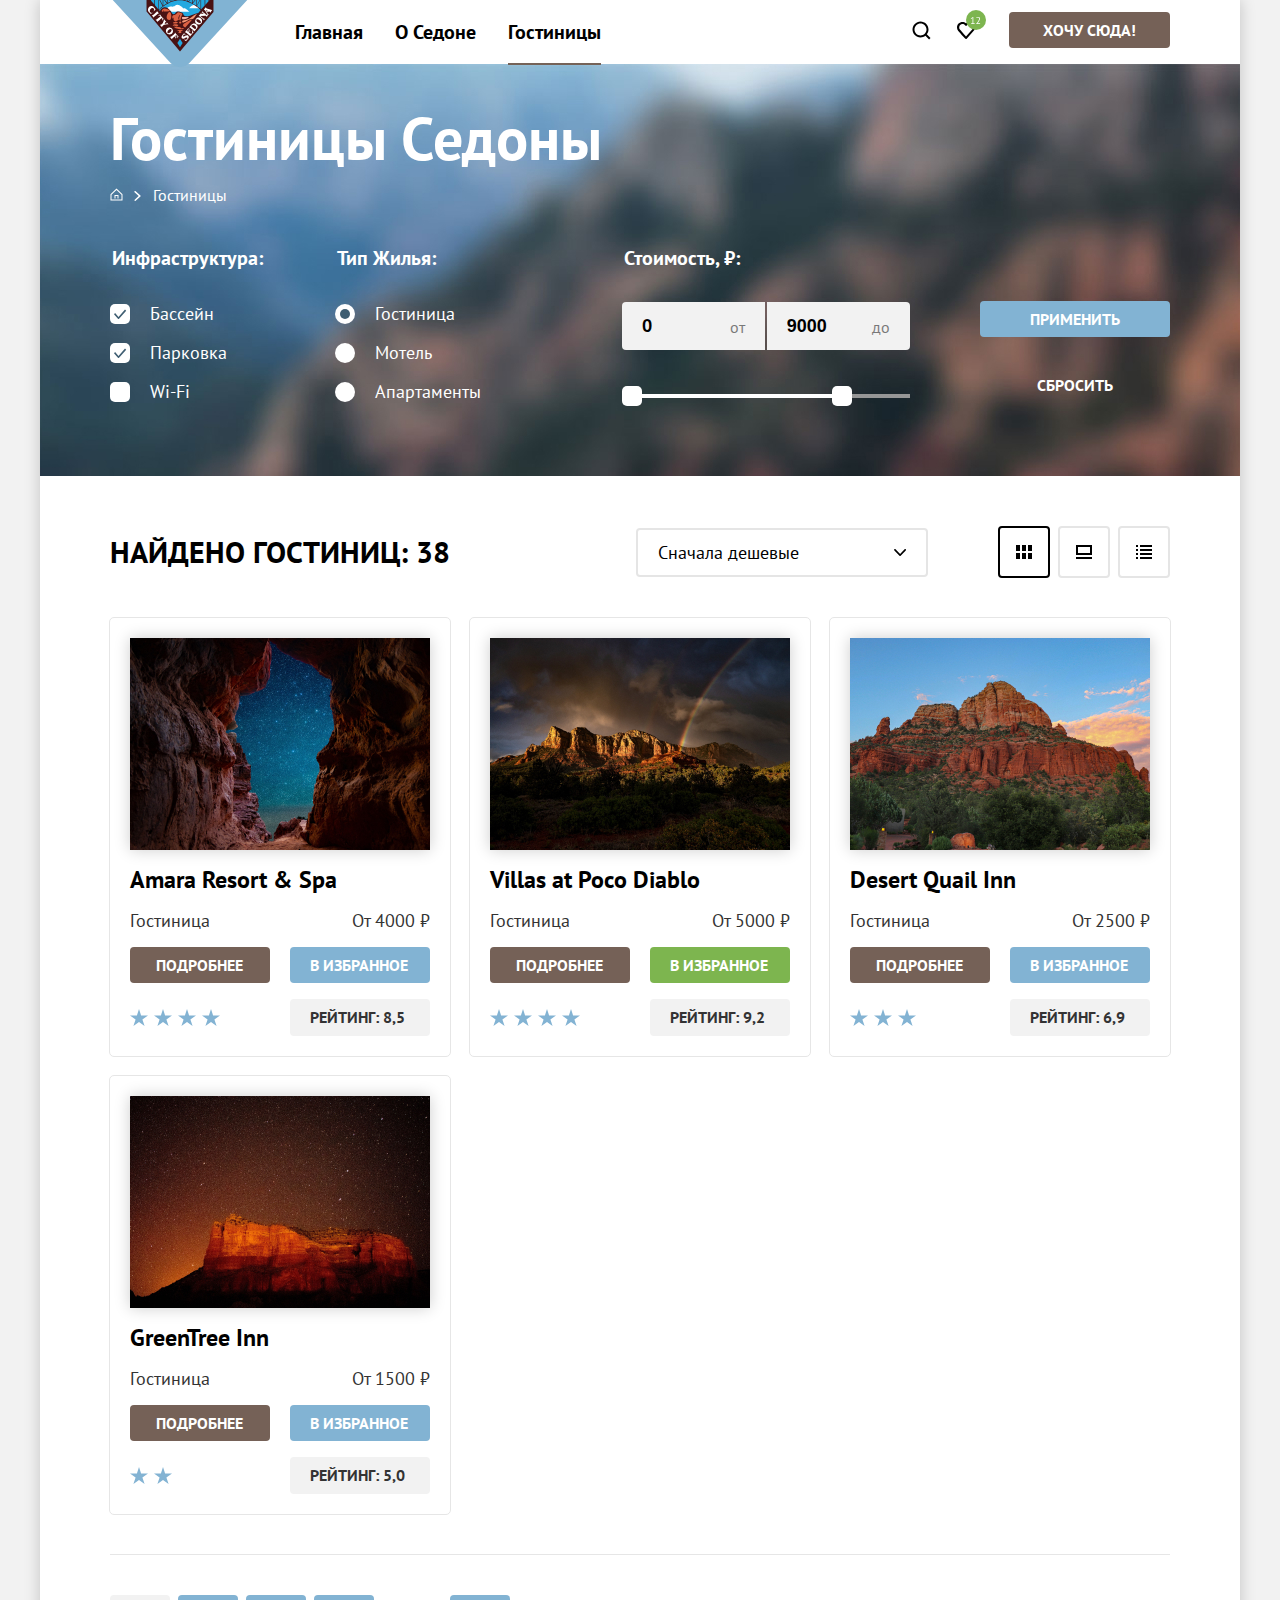
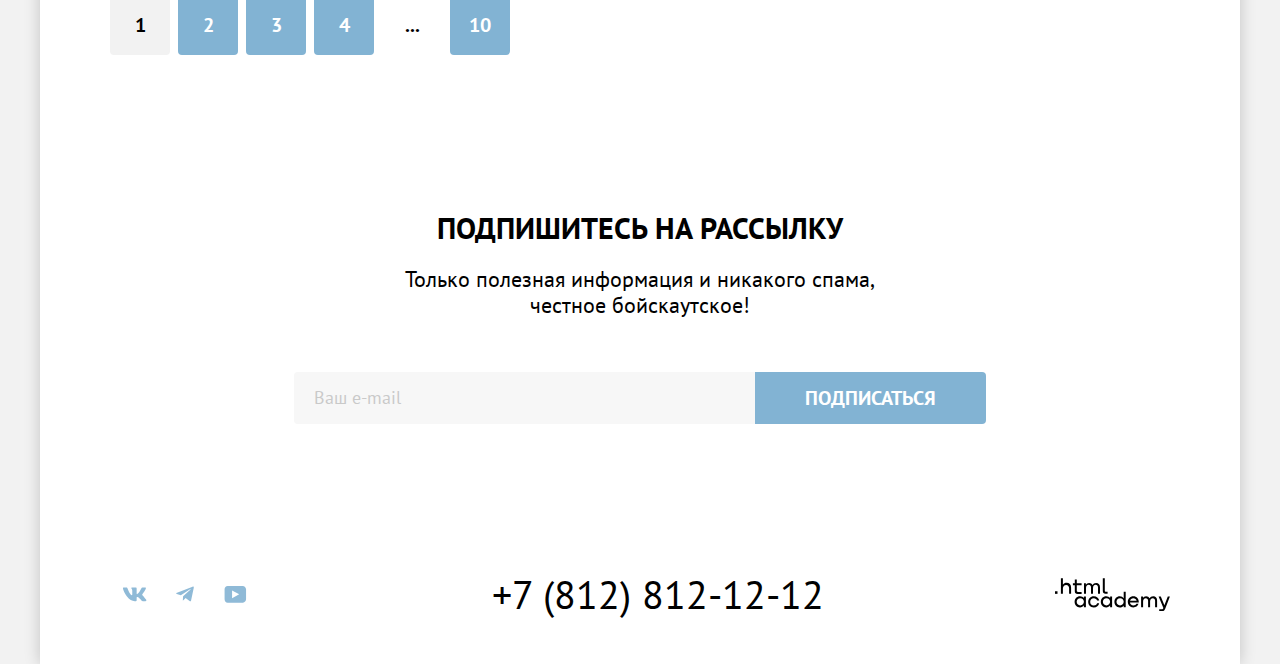
<file: 6/catalog.html>
<!DOCTYPE html>
<html lang="ru">

  <head>
    <meta charset="UTF-8">
    <meta name="viewport" content="width=device-width, initial-scale=1.0">
    <link rel="icon" href="favicon.ico">
    <title>Гостиницы Седоны</title>
    <link rel="stylesheet" href="css/style.css">
    <base href="https://htmlacademy-htmlcss.github.io/2314041-sedona-36/6/">
</head>

  <body>
    <div class="container">
      <header class="header">
        <img class="header-logo" src="img/svg/logo.svg" alt="Логотип." width="140" height="70">
        <nav class="navigation">
          <ul class="navigation-list">
            <li class="navigation-item">
              <a class="navigation-link" href="index.html">Главная</a>
            </li>
            <li class="navigation-item">
              <a class="navigation-link" href="#">О Седоне</a>
            </li>
            <li class="navigation-item">
              <a class="navigation-link active" href="catalog.html">Гостиницы</a>
            </li>
          </ul>
          <ul class="navigation-user">
            <li class="navigation-user-item">
              <a class="navigation-link search" href="#">
                <span class="visually-hidden">Поиск</span>
              </a>
            </li>
            <li class="navigation-user-item">
              <a class="navigation-link heart" href="#">
                <span class="visually-hidden">Избранное</span>
              </a>
            </li>
            <li class="navigation-user-item">
              <a class="navigation-link button-header" href="#">Хочу сюда!</a>
            </li>
          </ul>
        </nav>
      </header>

      <main class="main-inner">
        <div class="filter-section">
          <header class="inner-header">
            <h1 class="main-title">Гостиницы Седоны</h1>
            <ul class="breadcumbs">
              <li class="breadcumbs-item">
                <a href="index.html" class="breadcumbs-link home"><span class="visually-hidden">На главную</span></a>
              </li>
              <li class="breadcumbs-item">
                <a href="#" class="breadcumbs-link hotels">Гостиницы</a>
              </li>
            </ul>
          </header>
          <section class="catalog-products">
            <form action="https://echo.htmlacademy.ru/" class="catalog-filter" method="post">
              <fieldset class="catalog-filter-group">
                <legend class="catalog-filter-legend">Инфраструктура:</legend>
                <ul class="catalog-filter-list">
                  <li class="catalog-filter-item">
                    <label class="control">
                      <input type="checkbox" name="Бассейн" class="visually-hidden control-input" checked>
                      <span class="control-mark-checkbox"></span>
                      <span class="control-lable">Бассейн</span>
                    </label>
                  </li>
                  <li class="catalog-filter-item">
                    <label class="control">
                      <input type="checkbox" name="Парковка" class="visually-hidden control-input" checked>
                      <span class="control-mark-checkbox"></span>
                      <span class="control-lable">Парковка</span>
                    </label>
                  </li>
                  <li class="catalog-filter-item">
                    <label class="control">
                      <input type="checkbox" name="Wi-Fi" class="visually-hidden control-input">
                      <span class="control-mark-checkbox"></span>
                      <span class="control-lable">Wi-Fi</span>
                    </label>
                  </li>
                </ul>
              </fieldset>
              <fieldset class="catalog-filter-group">
                <legend class="catalog-filter-legend">Тип Жилья:</legend>
                <ul class="catalog-filter-list">
                  <li class="catalog-filter-item">
                    <label class="control">
                      <input type="radio" name="Гостиница" class="visually-hidden control-input" checked>
                      <span class="control-mark-radio"></span>
                      <span class="control-lable">Гостиница</span>
                    </label>
                  </li>
                  <li class="catalog-filter-item">
                    <label class="control">
                      <input type="radio" name="Мотель" class="visually-hidden control-input">
                      <span class="control-mark-radio"></span>
                      <span class="control-lable">Мотель</span>
                    </label>
                  </li>
                  <li class="catalog-filter-item">
                    <label class="control">
                      <input type="radio" name="Апартаменты" class="visually-hidden control-input">
                      <span class="control-mark-radio"></span>
                      <span class="control-lable">Апартаменты</span>
                    </label>
                  </li>
                </ul>
              </fieldset>
              <fieldset class="catalog-filter-group group-with-slider">
                <legend class="catalog-filter-legend">Стоимость, ₽:</legend>
                <div class="typefield-wrapper">
                  <label class="from">
                    <input class="typefield-from" type="number" name="min-cost" min="0" max="9999" value="0">
                  </label>
                  <label class="to">
                    <input class="typefield-to" type="number" name="max-cost" min="1" max="10000" value="9000">
                  </label>
                </div>
                <div class="range-scale">
                  <div class="range-bar" style="left: 0; width: 215px;">
                    <button type="button" class="range-toggle toggle-min"></button>
                    <button type="button" class="range-toggle toggle-max"></button>
                  </div>
                </div>
              </fieldset>
              <div class="buttons">
                <button class="apply" type="submit">Применить</button>
                <button class="refresh" type="reset">Сбросить</button>
              </div>
            </form>
        </div>
        <div class="sort">
          <p class="search-result">Найдено гостиниц: 38</p>
          <select class="select-controls" aria-label="Сортировка">
            <option value="cheap">Сначала дешевые</option>
            <option value="expensive">Сначала дорогие</option>
            <option value="popular">Сначала популярные</option>
          </select>
          <a href="#" class="button-small"><span class="visually-hidden">Маленькие картинки</span></a>
          <a href="#" class="button-big"><span class="visually-hidden">Большие картинки</span></a>
          <a href="#" class="button-list"><span class="visually-hidden">Список</span></a>
        </div>
        <section class="catalog">
          <h2 class="visually-hidden">Список гостиниц Седоны</h2>
          <article class="catalog-card">
            <a href="#" class="catalog-card-link">
              <img class="catalog-card-img" src="img/hotel-1.jpg" alt="Amara Resort & Spa." width="300" height="212">
            </a>
            <h3 class="catalog-card-title">Amara Resort & Spa</h3>
            <p class="catalog-card-type">Гостиница</p>
            <p class="catalog-type-price">От 4000 ₽</p>
            <a href="#" class="catalog-card-button info">Подробнее</a>
            <a href="#" class="catalog-card-button">В избранное</a>
            <img class="catalog-card-rating" src="img/svg/star-4.svg" alt="Четыре звезды." width="140" height="37">
            <p class="catalog-card-button raiting-info">Рейтинг: 8,5</p>
          </article>
          <article class="catalog-card">
            <a href="#" class="catalog-card-link">
              <img class="catalog-card-img" src="img/hotel-2.jpg" alt="Villas at Poco Diablo." width="300" height="212">
            </a>
            <h3 class="catalog-card-title">Villas at Poco Diablo</h3>
            <p class="catalog-card-type">Гостиница</p>
            <p class="catalog-type-price">От 5000 ₽</p>
            <a href="#" class="catalog-card-button info">Подробнее</a>
            <a href="#" class="catalog-card-button favorite">В избранное</a>
            <img class="catalog-card-rating" src="img/svg/star-4.svg" alt="Четыре звезды." width="140" height="37">
            <p class="catalog-card-button raiting-info">Рейтинг: 9,2</p>
          </article>
          <article class="catalog-card">
            <a href="#" class="catalog-card-link">
              <img class="catalog-card-img" src="img/hotel-3.jpg" alt="Desert Quail Inn." width="300" height="212">
            </a>
            <h3 class="catalog-card-title">Desert Quail Inn</h3>
            <p class="catalog-card-type">Гостиница</p>
            <p class="catalog-type-price">От 2500 ₽</p>
            <a href="#" class="catalog-card-button info">Подробнее</a>
            <a href="#" class="catalog-card-button">В избранное</a>
            <img class="catalog-card-rating" src="img/svg/star-3.svg" alt="Три звезды." width="140" height="37">
            <p class="catalog-card-button raiting-info">Рейтинг: 6,9</p>
          </article>
          <article class="catalog-card">
            <a href="#" class="catalog-card-link">
              <img class="catalog-card-img" src="img/hotel-4.jpg" alt="GreenTree Inn." width="300" height="212">
            </a>
            <h3 class="catalog-card-title">GreenTree Inn</h3>
            <p class="catalog-card-type">Гостиница</p>
            <p class="catalog-type-price">От 1500 ₽</p>
            <a href="#" class="catalog-card-button info">Подробнее</a>
            <a href="#" class="catalog-card-button">В избранное</a>
            <img class="catalog-card-rating" src="img/svg/star-2.svg" alt="Две звезды." width="140" height="37">
            <p class="catalog-card-button raiting-info">Рейтинг: 5,0</p>
          </article>
        </section>
        <section class="pagination">
          <a href="#" class="pagination-link curent">1</a>
          <a href="#" class="pagination-link">2</a>
          <a href="#" class="pagination-link">3</a>
          <a href="#" class="pagination-link">4</a>
          <a href="#" class="pagination-link dots">...</a>
          <a href="#" class="pagination-link">10</a>
        </section>
        <section class="subscription-catalog-page">
          <h2 class="subscription-title-catalog-page">Подпишитесь на рассылку</h2>
          <p class="subscription-text-catalog-page">Только полезная информация и никакого спама, честное бойскаутское!
          </p>
          <form action="#" class="newsletter" action="https://echo.htmlacademy.ru/" method="post">
            <label class="newsletter-field">
              <input class="field" type="email" placeholder="Ваш e-mail">
            </label>
            <button class="newsletter-button" type="submit">Подписаться</button>
          </form>
        </section>
      </main>

      <footer class="page-footer">
        <ul class="media">
          <li class="media-vk">
            <a class="media-link" href="https://vk.com/htmlacademy">
              <img src="img/svg/vk-icon.svg" alt="Вконтакте." class="link-icon" width="50" height="40">
              <spapn class="visually-hidden">Вконтакте</spapn>
            </a>
          </li>
          <li class="media-tg">
            <a class="media-link" href="https://t.me/htmlacademy">
              <img src="img/svg/tg-icon.svg" alt="Телеграм." class="link-icon" width="50" height="40">
              <spapn class="visually-hidden">Телеграм</spapn>
            </a>
          </li>
          <li class="media-yt">
            <a class="media-link" href="https://www.youtube.com/user/htmlacademyru">
              <img src="img/svg/yt-icon.svg" alt="Ютуб." class="link-icon" width="50" height="40">
              <spapn class="visually-hidden">Ютуб</spapn>
            </a>
          </li>
        </ul>
        <a href="tel:+78128121212" class="phone">+7 (812) 812-12-12</a>
        <a href=" https://htmlacademy.ru/" class="academy-link">
          <span class="visually-hidden">HTML Academy</span>
        </a>
      </footer>
    </div>
  </body>

</html>
</file>
<file: css/style.css>
@charset "UTF-8";
@font-face {
  font-family: "PT Sans";
  src: url("../fonts/ptsans-400.woff2") format("woff2");
  font-weight: 400;
  font-style: normal;
}

@font-face {
  font-family: "PT Sans";
  src: url("../fonts/ptsans-700.woff2") format("woff2");
  font-weight: 700;
  font-style: normal;
}

body {
  padding: 0;
  margin: 0;
  font-family: "PT Sans", sans-serif;
  background-color: #f2f2f2;
}

.container {
  max-width: 1200px;
  margin: auto;
  background-color: #ffffff;
  -webkit-box-shadow: 0 0 15px rgba(0, 0, 0, 0.2);
  box-shadow: 0 0 15px rgba(0, 0, 0, 0.2);
}

.header {
  display: -webkit-box;
  display: -ms-flexbox;
  display: flex;
  -ms-flex-wrap: wrap;
      flex-wrap: wrap;
  margin: 0 auto;
  width: 1060px;
  min-height: 64px;
  margin-bottom: -11px;
}

.header-logo-link:focus {
  outline: 2px solid #756257;
  border-bottom-left-radius: 10px;
  border-bottom-right-radius: 10px;
}

.navigation {
  display: -webkit-box;
  display: -ms-flexbox;
  display: flex;
  -ms-flex-wrap: wrap;
  flex-wrap: wrap;
  -webkit-box-pack: justify;
  -ms-flex-pack: justify;
  justify-content: space-between;
  width: 920px;
  min-height: 64px;
  -webkit-box-align: start;
      -ms-flex-align: start;
          align-items: flex-start;
}

.navigation-list {
  list-style: none;
  padding: 0;
  margin: 0;
  display: -webkit-box;
  display: -ms-flexbox;
  display: flex;
  -ms-flex-wrap: wrap;
  flex-wrap: wrap;
  max-width: 450px;
  margin-left: 30px;
  min-height: 64px;
  -webkit-box-align: center;
  -ms-flex-align: center;
  align-items: center;
}

.navigation-user {
  margin: 0;
  padding: 0;
  display: -webkit-box;
  display: -ms-flexbox;
  display: flex;
  -ms-flex-wrap: wrap;
  flex-wrap: wrap;
  -webkit-box-align: center;
  -ms-flex-align: center;
  align-items: center;
  list-style: none;
  margin-left: auto;
  max-width: 350px;
}

.navigation-item {
  display: -webkit-box;
  display: -ms-flexbox;
  display: flex;
  font-weight: bold;
  font-size: 20px;
  line-height: 24px;
  height: 64px;
  -webkit-box-align: inherit;
      -ms-flex-align: inherit;
          align-items: inherit;
}

.navigation-link {
  display: -webkit-box;
  display: -ms-flexbox;
  display: flex;
  text-decoration: none;
  color: #000000;
  outline: none;
  -webkit-box-align: inherit;
      -ms-flex-align: inherit;
          align-items: inherit;
  padding: 20px 0;
  margin: 0 16px;
}

.navigation-link:focus {
  outline: 2px solid #756257;
  border-radius: 10px;
}

.active {
  border-bottom: 2px solid #756257;
}

.visually-hidden {
  position: absolute;
  width: 1px;
  height: 1px;
  margin: -1px;
  padding: 0;
  border: 0;
  clip: rect(0 0 0 0);
  overflow: hidden;
}

.search {
  width: 20px;
  height: 20px;
  margin: 0;
  padding: 22px 12px;
  display: inline-block;
  background: center url("../img/svg/search.svg") no-repeat;
}

.heart {
  width: 20px;
  height: 20px;
  margin: 0;
  padding: 22px 12px;
  margin-right: 20px;
  display: inline-block;
  background: center url("../img/svg/heart.svg") no-repeat;
  position: relative;
}

.heart::after {
  content: "";
  display: inline-block;
  position: absolute;
  top: 0;
  width: 30px;
  height: 30px;
  background: 10px 10px url("../img/svg/number.svg") no-repeat;
}

.button-header {
  font-weight: 700;
  background: #756157;
  border-radius: 4px;
  font-size: 16px;
  line-height: 20px;
  text-transform: uppercase;
  color: #ffffff;
  padding: 8px 34px;
  margin: 0;
  outline: none;
}

.button-header:hover {
  background: #615048;
  -webkit-transition: 0.5s;
  transition: 0.5s;
}

.button-header:focus {
  background: #615048;
  -webkit-transition: 0.5s;
  transition: 0.5s;
  outline: none;
}

.button-header:active {
  color: rgba(255, 255, 255, 0.3);
  background: #756157;
  -webkit-transition: 0.5s;
  transition: 0.5s;
}

.button-header:disabled {
  background: #e5e5e5;
}

.main {
  text-align: center;
}

.main-background {
  min-height: 100%;
  -webkit-box-align: center;
  -ms-flex-align: center;
  align-items: center;
  background: bottom url("../img/svg/divider.svg") no-repeat, 100% url("../img/index-background.jpg") no-repeat;
  background-color: rgba(148, 45, 31, 0.435);
  margin-bottom: 70px;
}

.main-background-welcome {
  display: block;
  margin: auto;
  padding: 51px 0 82px 0;
}

.introduce-title {
  margin: 0 270px 25px 270px;
  font-weight: 700;
  font-size: 30px;
  line-height: 36px;
  text-transform: uppercase;
}

.introduce-text {
  margin-bottom: 93px;
  font-size: 22px;
  line-height: 26px;
  color: #333333;
}

.introduce-list {
  margin-bottom: 64px;
  padding: 0;
  display: -webkit-box;
  display: -ms-flexbox;
  display: flex;
  -webkit-box-orient: horizontal;
  -webkit-box-direction: normal;
  -ms-flex-direction: row;
  flex-direction: row;
  -ms-flex-wrap: wrap;
  flex-wrap: wrap;
  list-style: none;
  margin-top: 0;
}

.introduce-list-item {
  -webkit-box-sizing: border-box;
          box-sizing: border-box;
  min-height: 384px;
  min-width: 400px;
  color: #333333;
  padding: 101px 85px;
  max-width: 400px;
}

.introduce-list-item:nth-child(1) {
  color: #ffffff;
  background: #82b3d3;
}

.introduce-list-item:nth-child(2) {
  min-width: 800px;
  height: 384px;
  padding: 0;
}

.introduce-list-item:nth-child(3) {
  background: rgba(131, 179, 211, 0.12);
  padding: 112px 85px;
}

.introduce-list-item:nth-child(4) {
  background: rgba(131, 179, 211, 0.2);
  padding: 112px 85px;
}

.introduce-list-item:nth-child(5) {
  background: rgba(131, 179, 211, 0.12);
  padding: 112px 85px;
}

.introduce-list-item:nth-child(6) {
  min-width: 800px;
  height: 384px;
  padding: 0;
}

.introduce-list-item:nth-child(7) {
  color: #ffffff;
  background: #82b3d3;
}

.introduce-list-title {
  margin: 0;
  margin-bottom: 62px;
  text-align: center;
  font-weight: 700;
  font-size: 24px;
  line-height: 28px;
  text-transform: uppercase;
  position: relative;
}

.introduce-list-title::after {
  content: "";
  width: 60px;
  height: 2px;
  background: rgba(255, 255, 255, 0.3);
  position: absolute;
  bottom: -30px;
  left: 85px;
}

.black {
  color: #000000;
}

.black::after {
  content: "";
  width: 60px;
  height: 2px;
  background: rgba(0, 0, 0, 0.3);
  position: absolute;
  bottom: -30px;
  left: 85px;
}

.introduce-list-text {
  text-align: center;
  margin: 0;
  padding: 0;
  font-size: 18px;
  line-height: 21px;
}

.benefits {
  margin-bottom: 92px;
}

.benefits-title {
  margin: 0 345px 20px 345px;
  font-weight: 700;
  font-size: 30px;
  line-height: 36px;
  text-transform: uppercase;
}

.benefits-text {
  font-size: 22px;
  line-height: 26px;
  margin-bottom: 65px;
  color: #333333;
}

.benefits-list {
  padding: 0;
  margin: 0;
  list-style: none;
  display: -webkit-box;
  display: -ms-flexbox;
  display: flex;
}

.benefits-list-item {
  -webkit-box-sizing: border-box;
  box-sizing: border-box;
  padding: 75px 60px 60px 60px;
  min-width: 400px;
  min-height: 385px;
}

.benefits-list-item:nth-child(1) {
  background: rgba(131, 179, 211, 0.12) center 80px url("../img/svg/house.svg") no-repeat;
}

.benefits-list-item:nth-child(2) {
  background: center 80px url("../img/svg/burger.svg") no-repeat;
}

.benefits-list-item:nth-child(3) {
  background: rgba(131, 179, 211, 0.12) center 80px url("../img/svg/present.svg") no-repeat;
}

.benefits-list-title {
  font-weight: 700;
  font-size: 24px;
  line-height: 28px;
  text-transform: uppercase;
  margin-top: 106px;
  margin-bottom: 30px;
}

.benefits-list-text {
  color: #333333;
  font-size: 18px;
  line-height: 21px;
}

.hotel-title {
  padding: 0;
  margin: 0;
  font-weight: 700;
  font-size: 30px;
  line-height: 36px;
  text-transform: uppercase;
  margin-bottom: 20px;
}

.hotel-text {
  font-size: 22px;
  line-height: 26px;
  color: #333333;
  margin: 0 300px 55px 300px;
}

.hotel-link {
  text-align: center;
  display: inline-block;
  font-family: inherit;
  text-decoration: none;
  text-transform: uppercase;
  font-size: 20px;
  font-weight: 700;
  line-height: 36px;
  min-width: 270px;
  min-height: 36px;
  color: #ffffff;
  background: #756157;
  border-radius: 4px;
  padding: 8px 44px;
  margin-bottom: 96px;
}

.hotel-link:hover {
  background: #615048;
  -webkit-transition: 0.5s;
  transition: 0.5s;
}

.hotel-link:focus {
  background: #615048;
  -webkit-transition: 0.5s;
  transition: 0.5s;
  outline: none;
}

.hotel-link:active {
  color: rgba(255, 255, 255, 0.3);
  background: #756157;
  -webkit-transition: 0.5s;
  transition: 0.5s;
}

.hotel-link:disabled {
  background: #e5e5e5;
}

.subscription {
  background: url("../img/subscribe.jpg");
  background-color: rgba(147, 45, 31, 0.435);
  background-size: cover;
}

.subscription-title {
  padding: 0;
  margin: 0;
  color: #ffffff;
  font-weight: 700;
  font-size: 30px;
  line-height: 36px;
  text-transform: uppercase;
  margin-bottom: 20px;
  padding-top: 97px;
}

.subscription-text {
  text-align: center;
  color: #ffffff;
  font-size: 22px;
  line-height: 26px;
  margin: 0 330px 54px 330px;
}

.newsletter {
  display: -webkit-box;
  display: -ms-flexbox;
  display: flex;
  -webkit-box-pack: center;
  -ms-flex-pack: center;
  justify-content: center;
  padding-bottom: 103px;
}

.field {
  font-family: inherit;
  background: #f2f2f2;
  border-radius: 4px 0 0 4px;
  border-style: hidden;
  font-size: 18px;
  line-height: 24px;
  padding: 14px 225px 14px 20px;
}

.field:hover {
  background: #e6e6e6;
}

.field:active, .field:hover {
  outline: none;
  opacity: 1;
}

.field::-webkit-input-placeholder {
  opacity: 0.6;
}

.field:-ms-input-placeholder {
  opacity: 0.6;
}

.field::-ms-input-placeholder {
  opacity: 0.6;
}

.field::placeholder {
  opacity: 0.6;
}

.newsletter-button {
  font-family: inherit;
  background: #82b3d3;
  border-radius: 0 4px 4px 0;
  outline-style: none;
  border-style: hidden;
  font-weight: 700;
  font-size: 20px;
  line-height: 36px;
  text-transform: uppercase;
  color: #ffffff;
  padding: 8px 50px;
}

.newsletter-button:hover {
  background: #68a2ca;
  -webkit-transition: 0.5s;
  transition: 0.5s;
}

.newsletter-button:focus {
  background: #68a2ca;
  -webkit-transition: 0.5s;
  transition: 0.5s;
}

.newsletter-button:active {
  color: rgba(255, 255, 255, 0.3);
  background: #82b3d3;
  -webkit-transition: 0.5s;
  transition: 0.5s;
}

.newsletter-button:disabled {
  background: #e5e5e5;
}

.page-footer {
  min-height: 129px;
  width: 1060px;
  display: -webkit-box;
  display: -ms-flexbox;
  display: flex;
  -ms-flex-wrap: wrap;
  flex-wrap: wrap;
  -webkit-box-orient: horizontal;
  -webkit-box-direction: normal;
  -ms-flex-direction: row;
  flex-direction: row;
  -webkit-box-align: center;
  -ms-flex-align: center;
  align-items: center;
  flex-direction: row;
  line-height: 50px;
  margin: 0 auto;
}

.media {
  display: -webkit-box;
  display: -ms-flexbox;
  display: flex;
  -webkit-box-orient: horizontal;
  -webkit-box-direction: normal;
  -ms-flex-direction: row;
  flex-direction: row;
  -webkit-box-pack: center;
  -ms-flex-pack: center;
  justify-content: center;
  -ms-flex-wrap: wrap;
  flex-wrap: wrap;
  list-style: none;
  padding: 0;
  margin: 0;
  max-width: 200px;
  min-height: 40px;
}

.media-item {
  width: 47px;
  height: 40px;
}

.media-link {
  display: inline-block;
  opacity: 0.7;
  width: 50px;
  height: 40px;
}

.media-link:focus {
  outline: none;
  opacity: 1;
}

.media-link:hover {
  outline: none;
  opacity: 1;
}

.media-link:active {
  opacity: 0.3;
}

.vk {
  background: url("../img/svg/vk-icon.svg") no-repeat;
}

.tg {
  background: url("../img/svg/tg-icon.svg") no-repeat;
}

.yt {
  background: url("../img/svg/yt-icon.svg") no-repeat;
}

.phone {
  display: -webkit-box;
  display: -ms-flexbox;
  display: flex;
  -ms-flex-wrap: wrap;
      flex-wrap: wrap;
  padding: 0;
  list-style: none;
  margin: 0 auto;
  max-width: 720px;
}

.phone-link {
  vertical-align: bottom;
  text-decoration: none;
  list-style: none;
  color: #000000;
  font-size: 40px;
}

.phone-link:hover {
  opacity: 0.7;
}

.phone-link:focus {
  outline: none;
  opacity: 0.7;
}

.phone-link:active {
  opacity: 0.5;
}

.academy {
  padding: 0;
  margin: 0;
  display: -webkit-box;
  display: -ms-flexbox;
  display: flex;
  -ms-flex-wrap: wrap;
      flex-wrap: wrap;
  max-width: 230px;
  list-style: none;
}

.academy-item {
  width: 115px;
  height: 33px;
}

.academy-link {
  display: inline-block;
  margin: 0;
  text-decoration: none;
  width: 115px;
  height: 33px;
  background: url("../img/svg/html-academy-icon.svg") no-repeat;
}

.academy-link:hover {
  opacity: 0.7;
}

.academy-link:focus {
  outline: none;
  opacity: 0.7;
}

.academy-link:active {
  opacity: 0.5;
}

.filter-section {
  min-height: 400px;
  padding: 0 70px 12px 70px;
  background: url("../img/catalog-background.jpg") no-repeat;
  background-color: rgba(148, 45, 31, 0.435);
  background-size: cover;
}

.inner-header {
  text-align: left;
  color: #ffffff;
  padding-top: 35px;
  margin-bottom: 40px;
}

.main-title {
  padding: 0;
  margin: 0;
  font-weight: 700;
  font-size: 60px;
  line-height: 78px;
  margin-bottom: 8px;
}

.breadcumbs {
  padding: 0;
  margin: 0;
  list-style: none;
  display: -webkit-box;
  display: -ms-flexbox;
  display: flex;
  -webkit-box-orient: horizontal;
  -webkit-box-direction: normal;
  -ms-flex-direction: row;
  flex-direction: row;
}

.home {
  position: relative;
  width: 13px;
  height: 13px;
  background: url("../img/svg/home.svg") no-repeat;
}

.home::after {
  content: "";
  display: inline-block;
  position: absolute;
  width: 7px;
  height: 10px;
  background: center url("../img/svg/arrow.svg") no-repeat;
  left: 24px;
  top: 3px;
}

.hotels {
  margin-left: 30px;
  visibility: visible;
  font-size: 16px;
  line-height: 21px;
}

.breadcumbs-item {
  display: inline-block;
}

.breadcumbs-link {
  text-decoration: none;
  display: inline-block;
  color: #ffffff;
  border-radius: 4px;
}

.breadcumbs-link:hover,
.breadcumbs-link:active {
  opacity: 0.6;
  -webkit-transition: 0.5s;
  transition: 0.5s;
}

.breadcumbs-link:focus,
.breadcumbs-link:disabled {
  border-style: none;
  outline: 2px solid #000000;
}

.catalog-filter {
  min-height: 200px;
  text-align: left;
  display: -webkit-box;
  display: -ms-flexbox;
  display: flex;
  -ms-flex-wrap: wrap;
  flex-wrap: wrap;
  -webkit-box-pack: justify;
  -ms-flex-pack: justify;
  justify-content: space-between;
  gap: 70px;
}

.form-wrapper {
  display: -webkit-box;
  display: -ms-flexbox;
  display: flex;
  gap: 66px;
  -ms-flex-wrap: wrap;
      flex-wrap: wrap;
}

.form-wrapper-with-slider {
  display: -webkit-box;
  display: -ms-flexbox;
  display: flex;
  gap: 70px;
  -ms-flex-wrap: wrap;
      flex-wrap: wrap;
}

.catalog-filter-group {
  -webkit-box-sizing: border-box;
  box-sizing: border-box;
  color: #ffffff;
  border: none;
  margin: 0;
  padding: 0;
}

.catalog-filter-legend {
  margin-bottom: 32px;
  font-weight: 700;
  font-size: 20px;
  line-height: 24px;
}

.catalog-filter-list {
  padding: 0;
  margin: 0;
  list-style: none;
  font-size: 18px;
  line-height: 23px;
}

.catalog-filter-item {
  margin-bottom: 16px;
}

.control {
  position: relative;
}

.control-mark-checkbox {
  position: absolute;
  width: 20px;
  height: 20px;
  border-radius: 25%;
  background-color: #ffffff;
  top: 2px;
}

.control-mark-checkbox:focus {
  outline: 3px solid #83b3d3;
}

.control-input[type="checkbox"]:checked + .control-mark-checkbox::after {
  position: absolute;
  top: 5px;
  left: 4px;
  width: 15px;
  height: 10px;
  background: url("../img/svg/checkbox.svg") no-repeat;
  content: "";
}

.control-mark-radio {
  position: absolute;
  width: 20px;
  height: 20px;
  border-radius: 50%;
  background-color: #ffffff;
  top: 2px;
}

.control-input[type="radio"]:checked + .control-mark-radio::before {
  position: absolute;
  top: 25%;
  left: 25%;
  width: 10px;
  height: 10px;
  background-color: #3f5e72;
  border-radius: 50%;
  content: "";
}

.control-lable {
  margin-left: 38px;
}

.control:hover {
  opacity: 0.3;
}

.control:active {
  opacity: 0.3;
}

.control-input:focus + .control-mark-checkbox,
.control-input:focus + .control-mark-radio {
  outline: 3px solid #83b3d3;
}

.typefield-wrapper {
  display: -webkit-box;
  display: -ms-flexbox;
  display: flex;
  -ms-flex-wrap: wrap;
  flex-wrap: wrap;
  -webkit-box-pack: justify;
  -ms-flex-pack: justify;
  justify-content: space-between;
  gap: 2px;
}

.from {
  position: relative;
}

.from::after {
  content: "от";
  position: absolute;
  color: #000000;
  opacity: 0.5;
  left: 108px;
  top: 15px;
}

.typefield-from {
  font-family: inherit;
  padding: 12px 20px;
  background: #f2f2f2;
  border-radius: 4px 0 0 4px;
  border: none;
  font-weight: 700;
  font-size: 18px;
  line-height: 24px;
  width: 103px;
}

.to {
  position: relative;
}

.to::after {
  content: "до";
  position: absolute;
  color: #000000;
  opacity: 0.5;
  right: 20px;
  top: 15px;
}

.typefield-to {
  padding: 12px 20px;
  background: #f2f2f2;
  border-radius: 0 4px 4px 0;
  border: none;
  font-weight: 700;
  font-size: 18px;
  line-height: 24px;
  width: 103px;
}

.typefield-from:focus,
.typefield-to:focus {
  outline: 3px solid #83b3d3;
}

.typefield-from:active,
.typefield-to:active {
  outline: 2px solid #000000;
}

.typefield-from::-webkit-outer-spin-button,
.typefield-from::-webkit-inner-spin-button,
.typefield-to::-webkit-outer-spin-button,
.typefield-to::-webkit-inner-spin-button {
  -webkit-appearance: none;
  appearance: none;
  margin: 0;
}

.typefield-from[type="number"],
.typefield-to[type="number"] {
  -moz-appearance: textfield;
}

.range-scale {
  position: relative;
  height: 4px;
  background-color: #969696;
  margin-top: 44px;
}

.range-bar {
  position: absolute;
  height: 4px;
  background-color: #ffffff;
}

.range-toggle {
  position: absolute;
  width: 20px;
  height: 20px;
  background-color: #ffffff;
  border-radius: 25%;
  border: none;
  cursor: pointer;
}

.range-toggle:focus {
  outline: 3px solid #83b3d3;
  -webkit-box-shadow: 0 4px 10px rgba(0, 0, 0, 0.25);
  box-shadow: 0 4px 10px rgba(0, 0, 0, 0.25);
}

.range-toggle:active {
  outline: 2px solid #83b3d3;
  -webkit-box-shadow: 0 7px 15px rgba(0, 0, 0, 0.4);
  box-shadow: 0 7px 15px rgba(0, 0, 0, 0.4);
}

.toggle-min {
  top: -8px;
}

.toggle-max {
  top: -8px;
  left: 210px;
}

.buttons {
  display: -webkit-box;
  display: -ms-flexbox;
  display: flex;
  -webkit-box-orient: vertical;
  -webkit-box-direction: normal;
  -ms-flex-direction: column;
  flex-direction: column;
  -webkit-box-pack: start;
  -ms-flex-pack: start;
  justify-content: flex-start;
}

.apply {
  font-family: inherit;
  font-weight: 700;
  font-size: 16px;
  line-height: 20px;
  color: #ffffff;
  text-transform: uppercase;
  background: #82b3d3;
  border-radius: 4px;
  border: none;
  padding: 8px 50px;
  margin: 55px 0 30px 0;
}

.apply:hover {
  background: #68a2ca;
  -webkit-transition: 0.5s;
  transition: 0.5s;
}

.apply:focus {
  outline: none;
  background: #68a2ca;
  -webkit-transition: 0.5s;
  transition: 0.5s;
}

.apply:active {
  color: rgba(255, 255, 255, 0.3);
  background: #82b3d3;
  -webkit-transition: 0.5s;
  transition: 0.5s;
}

.apply:disabled {
  background: #e5e5e5;
}

.refresh {
  font-family: inherit;
  font-weight: 700;
  font-size: 16px;
  line-height: 20px;
  color: #ffffff;
  text-transform: uppercase;
  background: none;
  border-radius: 4px;
  border: none;
  padding: 8px 50px;
}

.refresh:hover {
  color: rgba(255, 255, 255, 0.3);
  -webkit-transition: 0.5s;
  transition: 0.5s;
}

.refresh:focus {
  outline: 3px solid #83b3d3;
}

.refresh:active {
  color: rgba(255, 255, 255, 0.3);
  -webkit-transition: 0.5s;
  transition: 0.5s;
}

.refresh:disabled {
  color: rgba(255, 255, 255, 0.1);
}

.sort {
  margin: 50px 70px;
  display: -webkit-box;
  display: -ms-flexbox;
  display: flex;
  -ms-flex-wrap: wrap;
  flex-wrap: wrap;
  -webkit-box-align: center;
  -ms-flex-align: center;
  align-items: center;
  margin-bottom: 40px;
  min-height: 50px;
}

.search-result {
  margin: 0;
  font-weight: 700;
  font-size: 30px;
  line-height: 36px;
  text-transform: uppercase;
  max-width: 500px;
}

.select-controls {
  font-family: inherit;
  margin-left: auto;
  border: 2px solid #e5e5e5;
  border-radius: 4px;
  font-size: 18px;
  line-height: 21px;
  min-width: 292px;
  padding: 12px 100px 12px 20px;
  font-style: inherit;
  -webkit-appearance: none;
  -moz-appearance: none;
  appearance: none;
  background: right 20px center url("../img/svg/select-arrow.svg") no-repeat;
}

.select-controls:hover {
  outline: none;
  border: 2px solid #68a2ca;
  -webkit-transition: 0.5s;
  transition: 0.5s;
}

.select-controls:focus {
  outline: none;
  border: 2px solid #68a2ca;
  -webkit-transition: 0.5s;
  transition: 0.5s;
}

.select-controls:active, .select-controls:hover {
  border: 2px solid #3f5e72;
}

.select-controls:disabled {
  opacity: 0.3;
}

.select-list {
  display: -webkit-box;
  display: -ms-flexbox;
  display: flex;
  -ms-flex-wrap: wrap;
      flex-wrap: wrap;
  -webkit-box-pack: end;
      -ms-flex-pack: end;
          justify-content: flex-end;
  list-style: none;
  padding: 0;
  margin: 0;
  max-width: 230px;
  margin-left: 62px;
}

.select-list-item {
  width: 48px;
  height: 48px;
  margin-left: 8px;
  margin-bottom: 1px;
}

.button-small {
  display: inline-block;
  width: 44px;
  height: 44px;
  border: 2px solid #000000;
  border-radius: 4px;
  background: 50% url("../img/svg/small-view.svg") no-repeat;
}

.button-small:hover, .button-small :active {
  border: 2px solid #000000;
  border-radius: 4px;
}

.button-small:focus {
  outline: none;
  border: 2px solid #68a2ca;
  border-radius: 4px;
}

.button-big {
  display: inline-block;
  width: 44px;
  height: 44px;
  border: 2px solid #e5e5e5;
  border-radius: 4px;
  background: 50% url("../img/svg/big-view.svg") no-repeat;
}

.button-big:hover, .button-big :active {
  border: 2px solid #000000;
  border-radius: 4px;
}

.button-big:focus {
  outline: none;
  border: 2px solid #68a2ca;
  border-radius: 4px;
}

.button-list {
  display: inline-block;
  width: 44px;
  height: 44px;
  border: 2px solid #e5e5e5;
  border-radius: 4px;
  background: 50% url("../img/svg/list-view.svg") no-repeat;
}

.button-list:hover, .button-list :active {
  border: 2px solid #000000;
  border-radius: 4px;
}

.button-list:focus {
  outline: none;
  border: 2px solid #68a2ca;
  border-radius: 4px;
}

.catalog {
  margin: 0 70px 40px 70px;
  display: -webkit-box;
  display: -ms-flexbox;
  display: flex;
  -ms-flex-wrap: wrap;
  flex-wrap: wrap;
  -webkit-box-pack: justify;
  -ms-flex-pack: justify;
  justify-content: space-between;
  border-bottom: 1px solid #e6e6e6;
  padding-bottom: 20px;
}

.catalog-card {
  padding: 20px;
  margin-bottom: 20px;
  outline: 1px solid #e6e6e6;
  border-radius: 4px;
  display: -ms-grid;
  display: grid;
  -ms-grid-columns: 140px 140px;
  grid-template-columns: 140px 140px;
  -webkit-column-gap: 20px;
  column-gap: 20px;
  row-gap: 16px;
}

.catalog-card-link {
  text-decoration: none;
  grid-column: 1 / -1;
  height: 212px;
}

.catalog-card-title {
  padding: 0;
  margin: 0;
  font-weight: 700;
  font-size: 24px;
  line-height: 28px;
  grid-column: 1 / -1;
  text-align-last: left;
}

.catalog-card-img {
  -webkit-box-shadow: 0 0 15px rgba(0, 0, 0, 0.2);
  box-shadow: 0 0 15px rgba(0, 0, 0, 0.2);
}

.catalog-card-type {
  padding: 0;
  margin: 0;
  text-align: left;
  font-size: 18px;
  line-height: 21px;
  color: #333333;
}

.catalog-type-price {
  padding: 0;
  margin: 0;
  text-align: right;
  font-size: 18px;
  line-height: 21px;
  color: #333333;
}

.catalog-card-button {
  text-decoration: none;
  margin: 0;
  font-weight: 700;
  font-size: 16px;
  line-height: 20px;
  text-transform: uppercase;
  border-radius: 4px;
  background: #82b3d3;
  color: #ffffff;
  padding: 8px 20px;
}

.catalog-card-button:hover {
  background: #68a2ca;
  -webkit-transition: 0.5s;
  transition: 0.5s;
}

.catalog-card-button:focus {
  outline: none;
  background: #68a2ca;
  -webkit-transition: 0.5s;
  transition: 0.5s;
}

.catalog-card-button:active {
  color: rgba(255, 255, 255, 0.3);
  background: #82b3d3;
  -webkit-transition: 0.5s;
  transition: 0.5s;
}

.catalog-card-button:disabled {
  background: #e5e5e5;
}

.favorite {
  background: #7db54f;
}

.favorite:hover {
  background: #6c9e42;
  -webkit-transition: 0.5s;
  transition: 0.5s;
}

.favorite:focus {
  outline: none;
  background: #6c9e42;
  -webkit-transition: 0.5s;
  transition: 0.5s;
}

.favorite:active {
  color: rgba(255, 255, 255, 0.3);
  background: #7db54f;
  -webkit-transition: 0.5s;
  transition: 0.5s;
}

.favorite:disabled {
  background: #e5e5e5;
}

.info {
  background: #756157;
  color: #ffffff;
  padding: 8px 26px;
}

.info:hover {
  background: #615048;
  -webkit-transition: 0.5s;
  transition: 0.5s;
}

.info:focus {
  background: #615048;
  -webkit-transition: 0.5s;
  transition: 0.5s;
}

.info:active {
  color: rgba(255, 255, 255, 0.3);
  background: #756157;
  -webkit-transition: 0.5s;
  transition: 0.5s;
}

.info:disabled {
  background: #e5e5e5;
}

.raiting-info {
  background: #f2f2f2;
  color: #333333;
  padding: 8px 20px;
}

.raiting-info:hover, .raiting-info :disabled, .raiting-info :focus, .raiting-info :active {
  background: #f2f2f2;
  color: #333333;
}

.pagination {
  display: -webkit-box;
  display: -ms-flexbox;
  display: flex;
  gap: 8px;
  text-align: left;
  margin: 0 70px 60px 70px;
}

.pagination-link {
  text-decoration: none;
  outline: none;
  display: -webkit-box;
  display: -ms-flexbox;
  display: flex;
  -webkit-box-pack: center;
  -ms-flex-pack: center;
  justify-content: center;
  -webkit-box-align: center;
  -ms-flex-align: center;
  align-items: center;
  min-width: 60px;
  min-height: 60px;
  text-align: center;
  border-radius: 4px;
  font-weight: 700;
  font-size: 20px;
  line-height: 36px;
  color: #ffffff;
  background: #82b3d3;
  border-radius: 4px;
}

.pagination-link:hover,
.pagination-link:focus {
  background: #68a2ca;
  border-style: none;
  -webkit-transition: 0.5s;
  transition: 0.5s;
}

.pagination-link:active {
  color: rgba(255, 255, 255, 0.3);
  background: #82b3d3;
  -webkit-transition: 0.5s;
  transition: 0.5s;
}

.curent,
.curent:hover,
.curent:active,
.curent:focus {
  color: #000000;
  background: #f2f2f2;
}

.dots,
.dots:hover,
.dots:active,
.dots:focus {
  color: #000000;
  background: none;
}

.subscription-catalog-page {
  background: none;
  text-align: center;
}

.subscription-title-catalog-page {
  padding: 0;
  margin: 0;
  color: #000000;
  font-weight: 700;
  font-size: 30px;
  line-height: 36px;
  text-transform: uppercase;
  margin-bottom: 20px;
  padding-top: 95px;
}

.subscription-text-catalog-page {
  color: #000000;
  font-size: 22px;
  line-height: 26px;
  margin: 0 330px 54px 330px;
}

.modal-container {
  position: fixed;
  top: 0;
  left: 0;
  display: -webkit-box;
  display: -ms-flexbox;
  display: flex;
  width: 100%;
  height: 100%;
  background: rgba(255, 255, 255, 0.8);
}

.modal-container-close {
  display: none;
}

.modal {
  position: relative;
  margin: auto;
  padding: 64px 70px;
  background: #ffffff;
  -webkit-box-shadow: 0 25px 50px rgba(0, 0, 0, 0.15);
  box-shadow: 0 25px 50px rgba(0, 0, 0, 0.15);
  border-radius: 30px;
}

.modal-button {
  font-family: inherit;
  position: absolute;
  left: 85%;
  width: 52px;
  height: 52px;
  padding: 0;
  margin: 0;
  border: none;
  outline: none;
  border-radius: 50%;
  background: 50% url("../img/svg/cross.svg") no-repeat, #f2f2f2;
}

.modal-button:hover {
  background: 50% url("../img/svg/cross.svg") no-repeat, #e6e6e6;
}

.modal-button:focus {
  background: 50% url("../img/svg/cross.svg") no-repeat, #e6e6e6;
  outline: 3px solid #83B3D3;
}

.modal-button:active {
  background: 50% url("../img/svg/cross.svg") no-repeat, #e6e6e6;
  opacity: 0.5;
  outline: none;
}

.modal-content-title {
  padding: 0;
  margin: 0;
  text-transform: uppercase;
  font-weight: 700;
  font-size: 30px;
  line-height: 36px;
  margin-bottom: 64px;
}

.modal-form {
  border: none;
  padding: 0;
  margin: 0;
}

.date-wrapper {
  margin-bottom: 20px;
}

.form-text {
  padding: 0;
  margin: 0;
  font-weight: 700;
  font-size: 20px;
  line-height: 24px;
}

.children-tooltip {
  display: -webkit-box;
  display: -ms-flexbox;
  display: flex;
  -ms-flex-wrap: wrap;
      flex-wrap: wrap;
  -webkit-box-align: center;
      -ms-flex-align: center;
          align-items: center;
}

.tooltip {
  position: relative;
  margin-left: 10px;
  width: 26px;
  height: 26px;
}

.tooltip-toggle {
  border: none;
  background-color: transparent;
  height: 26px;
  padding: 0;
  margin: 0;
  display: block;
  border-radius: 50%;
}

.tooltip-icon {
  width: 100%;
  height: 100%;
  display: inline-block;
}

.tooltip-text {
  font-family: inherit;
  position: absolute;
  font-weight: 400;
  font-size: 16px;
  line-height: 20px;
  background: #333333;
  -webkit-box-shadow: 0 15px 30px rgba(0, 0, 0, 0.3);
  box-shadow: 0 15px 30px rgba(0, 0, 0, 0.3);
  border-radius: 10px;
  color: #ffffff;
  padding: 19px 18px 23px 22px;
  min-width: 216px;
  top: 40px;
  right: -112px;
  display: none;
}

.tooltip-text::after {
  content: "";
  position: absolute;
  display: inline-block;
  width: 19px;
  height: 9px;
  top: -9px;
  left: 121px;
  background: url("../img/svg/triangle.svg") no-repeat;
}

.tooltip-toggle:hover + .tooltip-text,
.tooltip-toggle:focus + .tooltip-text {
  display: block;
}

.button-wrapper {
  position: relative;
}

.plus {
  position: absolute;
  width: 20px;
  height: 20px;
  background: center url("../img/svg/plus.svg") no-repeat;
  top: 14px;
  right: 10px;
  border: none;
  opacity: 0.5;
}

.plus:hover {
  opacity: 1;
}

.plus:focus {
  outline: 3px solid #82b3d3;
  border-radius: 4px;
  opacity: 1;
}

.plus:active {
  opacity: 0.5;
  outline: none;
}

.minus {
  position: absolute;
  width: 20px;
  height: 20px;
  background: center url("../img/svg/minus.svg") no-repeat;
  top: 14px;
  left: 10px;
  border: none;
  opacity: 0.5;
}

.minus:hover {
  opacity: 1;
}

.minus:focus {
  outline: 3px solid #82b3d3;
  border-radius: 4px;
  opacity: 1;
}

.minus:active {
  opacity: 0.5;
  outline: none;
}

.date-form {
  font-weight: 700;
  font-size: 20px;
  line-height: 24px;
  display: -webkit-box;
  display: -ms-flexbox;
  display: flex;
  -webkit-box-pack: justify;
  -ms-flex-pack: justify;
  justify-content: space-between;
  -ms-flex-wrap: wrap;
  flex-wrap: wrap;
  gap: 20px;
  -webkit-box-align: baseline;
  -ms-flex-align: baseline;
  align-items: baseline;
  margin-bottom: 5px;
}

.tip {
  padding: 0;
  margin: 0;
  font-size: 16px;
  line-height: 21px;
  margin-left: 155px;
  margin-bottom: 23px;
}

.mistake {
  color: #ff5757;
}

.fine {
  color: #333333;
}

.form-typefield {
  font-family: inherit;
  min-width: 400px;
  padding: 12px 20px;
  font-weight: 700;
  font-size: 18px;
  line-height: 24px;
  background: #f2f2f2;
  border: none;
  outline: none;
  border-radius: 4px;
}

.form-typefield:hover {
  background: #e6e6e6;
}

.form-typefield:focus {
  outline: 3px solid #82b3d3;
}

.form-typefield:active, .form-typefield:hover {
  outline: 2px solid #000000;
  opacity: 1;
}

.form-typefield::-webkit-input-placeholder {
  opacity: 0.6;
}

.form-typefield:-ms-input-placeholder {
  opacity: 0.6;
}

.form-typefield::-ms-input-placeholder {
  opacity: 0.6;
}

.form-typefield::placeholder {
  opacity: 0.6;
}

.qt-ty-wrapper {
  display: -webkit-box;
  display: -ms-flexbox;
  display: flex;
  -webkit-box-pack: justify;
  -ms-flex-pack: justify;
  justify-content: space-between;
  -ms-flex-wrap: wrap;
  flex-wrap: wrap;
  margin-bottom: 50px;
}

.adults-wrapper {
  display: -webkit-box;
  display: -ms-flexbox;
  display: flex;
  gap: 46px;
}

.children-wrapper {
  display: -webkit-box;
  display: -ms-flexbox;
  display: flex;
  gap: 46px;
}

.q-ty-form {
  font-weight: 700;
  font-size: 20px;
  line-height: 24px;
  display: -webkit-box;
  display: -ms-flexbox;
  -ms-flex-wrap: wrap;
  flex-wrap: wrap;
  -webkit-box-align: center;
  -ms-flex-align: center;
  align-items: center;
  position: relative;
}

.form-number::-webkit-outer-spin-button,
.form-number::-webkit-inner-spin-button {
  -webkit-appearance: none;
  appearance: none;
  margin: 0;
}

.form-number[type="number"],
.to-number[type="number"] {
  -moz-appearance: textfield;
}

.form-number {
  font-family: inherit;
  border: none;
  outline: none;
  text-align: center;
  width: 110px;
  height: 48px;
  background: #f2f2f2;
  font-weight: 700;
  font-size: 18px;
  line-height: 20px;
  padding: 0;
  border-radius: 4px;
}

.form-submit {
  font-family: inherit;
  display: -webkit-inline-box;
  display: -ms-inline-flexbox;
  display: inline-flex;
  -webkit-box-align: center;
  -ms-flex-align: center;
  align-items: center;
  -webkit-box-pack: center;
  -ms-flex-pack: center;
  justify-content: center;
  min-width: 100%;
  min-height: 60px;
  background: #83b3d3;
  border-radius: 10px;
  border: none;
  outline: none;
  padding: 0;
  margin: 0;
  font-weight: 700;
  font-size: 20px;
  line-height: 24px;
  text-transform: uppercase;
  color: #ffffff;
}

.form-submit:hover {
  background: #68a2ca;
  -webkit-transition: 0.5s;
  transition: 0.5s;
}

.form-submit:focus {
  background: #68a2ca;
  -webkit-transition: 0.5s;
  transition: 0.5s;
}

.form-submit:active {
  color: rgba(255, 255, 255, 0.3);
  background: #83b3d3;
  -webkit-transition: 0.5s;
  transition: 0.5s;
}

.form-submit:disabled {
  background: #e5e5e5;
}
</file>
<file: 4/css/style.css>
@font-face {
  font-family: "PT Sans";
  src: url("../fonts/ptsans-400.woff2") format("woff2");
  font-weight: 400;
  font-style: normal;
}

@font-face {
  font-family: "PT Sans";
  src: url("../fonts/ptsans-700.woff2") format("woff2");
  font-weight: 700;
  font-style: normal;
}

a {
  text-decoration: none;
}

body {
  padding: 0;
  margin: 0;
  font-family: 'PT Sans', sans-serif;
  background-color: #f2f2f2;
}

h1, h2, h3, h4, h5, h6, p, ul, li {
  padding: 0;
  margin: 0;
}

.container {
  max-width: 1200px;
  margin: auto;
  background-color: #fff;
  -webkit-box-shadow: 0 0 15px rgba(0, 0, 0, 0.2);
          box-shadow: 0 0 15px rgba(0, 0, 0, 0.2);
}

.header {
  display: -webkit-box;
  display: -ms-flexbox;
  display: flex;
  max-height: 64px;
  -webkit-box-align: center;
      -ms-flex-align: center;
          align-items: center;
  margin: 0 70px;
}

.navigation {
  display: -webkit-box;
  display: -ms-flexbox;
  display: flex;
  -webkit-box-pack: justify;
      -ms-flex-pack: justify;
          justify-content: space-between;
  margin-left: 30px;
  gap: 295px;
}

.navigation-list {
  list-style: none;
  display: -webkit-box;
  display: -ms-flexbox;
  display: flex;
}

.navigation-user {
  display: -webkit-box;
  display: -ms-flexbox;
  display: flex;
  list-style: none;
}

.navigation-item {
  margin-right: 32px;
  font-weight: bold;
  font-size: 20px;
  line-height: 24px;
}

.navigation-link {
  color: #000;
}

.active {
  border-bottom: 2px solid #756257;
  padding-bottom: 21px;
}

.visually-hidden {
  position: absolute;
  width: 1px;
  height: 1px;
  margin: -1px;
  padding: 0;
  border: 0;
  clip: rect(0 0 0 0);
  overflow: hidden;
}

.search {
  width: 20px;
  height: 20px;
  margin-right: 25px;
  display: inline-block;
  background: url(../img/svg/search.svg) no-repeat;
}

.heart {
  width: 20px;
  height: 20px;
  margin-right: 33px;
  display: inline-block;
  background: url(../img/svg/heart.svg) no-repeat;
}

.button-header {
  font-weight: 700;
  background: #756157;
  border-radius: 4px;
  font-size: 16px;
  line-height: 20px;
  text-transform: uppercase;
  color: white;
  padding: 8px 34px;
}

.main {
  text-align: center;
}

.main-background {
  min-height: 100%;
  -webkit-box-align: center;
      -ms-flex-align: center;
          align-items: center;
  background: bottom url(../img/svg/divider.svg) no-repeat, 100% url(../img/index-background.jpg) no-repeat;
  margin-bottom: 70px;
}

.main-background-welcome {
  display: block;
  margin: auto;
  padding: 51px 0 82px 0;
}

.introduce-title {
  margin: 0 270px 25px 270px;
  font-weight: 700;
  font-size: 30px;
  line-height: 36px;
  text-transform: uppercase;
}

.introduce-text {
  margin-bottom: 90px;
  font-size: 22px;
  line-height: 26px;
}

.introduce-list {
  margin-bottom: 64px;
  padding: 0;
  display: -webkit-box;
  display: -ms-flexbox;
  display: flex;
  -ms-flex-wrap: wrap;
      flex-wrap: wrap;
  list-style: none;
}

.introduce-list-item {
  -webkit-box-sizing: border-box;
          box-sizing: border-box;
  padding: 80px;
  max-height: 384px;
  max-width: 400px;
}

.introduce-list-item:nth-child(1) {
  color: white;
  background: #82B3D3;
}

.introduce-list-item:nth-child(2) {
  padding: 0;
  margin-right: 400px;
}

.introduce-list-item:nth-child(3) {
  background: rgba(131, 179, 211, 0.12);
}

.introduce-list-item:nth-child(4) {
  background: rgba(131, 179, 211, 0.2);
}

.introduce-list-item:nth-child(5) {
  background: rgba(131, 179, 211, 0.12);
}

.introduce-list-item:nth-child(6) {
  padding: 0;
  margin-right: 400px;
}

.introduce-list-item:nth-child(7) {
  color: white;
  background: #82B3D3;
}

.introduce-list-title {
  margin: 0 30px 70px 30px;
  font-weight: 700;
  font-size: 24px;
  line-height: 28px;
  text-transform: uppercase;
}

.introduce-list-text {
  padding: 0;
  font-size: 18px;
  line-height: 21px;
}

.benefits-title {
  margin: 0 345px 20px 345px;
  font-weight: 700;
  font-size: 30px;
  line-height: 36px;
  text-transform: uppercase;
}

.benefits-text {
  font-size: 22px;
  line-height: 26px;
  margin-bottom: 70px;
}

.benefits-list {
  list-style: none;
  display: -webkit-box;
  display: -ms-flexbox;
  display: flex;
  margin-bottom: 100px;
}

.benefits-list-item {
  -webkit-box-sizing: border-box;
          box-sizing: border-box;
  padding: 180px 60px 60px 60px;
  min-width: 400px;
  min-height: 385px;
}

.benefits-list-item:nth-child(1) {
  background: rgba(131, 179, 211, 0.12) url(../img/svg/house.svg) no-repeat;
  background-position: 50% 25%;
}

.benefits-list-item:nth-child(2) {
  background: url(../img/svg/burger.svg) no-repeat;
  background-position: 50% 25%;
}

.benefits-list-item:nth-child(3) {
  background: rgba(131, 179, 211, 0.12) url(../img/svg/present.svg) no-repeat;
  background-position: 50% 25%;
}

.benefits-list-title {
  font-weight: 700;
  font-size: 24px;
  line-height: 28px;
  text-transform: uppercase;
  margin-bottom: 30px;
}

.benefits-list-text {
  font-size: 18px;
  line-height: 21px;
}

.hotel {
  margin-bottom: 100px;
}

.hotel-title {
  font-weight: 700;
  font-size: 30px;
  line-height: 36px;
  text-transform: uppercase;
  margin-bottom: 20px;
}

.hotel-text {
  font-size: 22px;
  line-height: 26px;
  color: #333333;
  margin: 0 300px 50px 300px;
}

.hotel-link {
  text-transform: uppercase;
  font-size: 20px;
  font-weight: bold;
  line-height: 36px;
  width: 376px;
  height: 52px;
  color: #fff;
  background: #756157;
  border-radius: 4px;
  margin-bottom: 96px;
  padding: 8px 50px;
}

.subscription {
  background: url(../img/subscribe.png);
  background-color: #ca7a52;
}

.subscription-title {
  color: #fff;
  font-weight: 700;
  font-size: 30px;
  line-height: 36px;
  text-transform: uppercase;
  margin-bottom: 20px;
  padding-top: 100px;
}

.subscription-text {
  color: #fff;
  font-size: 22px;
  line-height: 26px;
  margin: 0 330px 54px 330px;
}

.newsletter {
  padding-bottom: 100px;
}

.field {
  display: inline-block;
  background: #F2F2F2;
  border-radius: 4px 0 0 4px;
  border-style: hidden;
  font-size: 18px;
  line-height: 24px;
  opacity: 0.6;
  padding: 14px 345px 14px 20px;
}

.newsletter-button {
  display: inline-block;
  background: #82B3D3;
  border-radius: 0 4px 4px 0;
  border-style: hidden;
  font-weight: 700;
  font-size: 20px;
  line-height: 36px;
  text-transform: uppercase;
  color: white;
  padding: 8px 50px;
}

.page-footer {
  min-height: 120px;
  display: -webkit-box;
  display: -ms-flexbox;
  display: flex;
  -webkit-box-orient: horizontal;
  -webkit-box-direction: normal;
      -ms-flex-direction: row;
          flex-direction: row;
  -webkit-box-pack: justify;
      -ms-flex-pack: justify;
          justify-content: space-between;
  -webkit-box-align: center;
      -ms-flex-align: center;
          align-items: center;
  line-height: 50px;
  margin: 0 70px;
}

.media {
  display: -webkit-box;
  display: -ms-flexbox;
  display: flex;
  -webkit-box-orient: horizontal;
  -webkit-box-direction: normal;
      -ms-flex-direction: row;
          flex-direction: row;
  list-style: none;
  margin: 0;
  min-width: 70px;
}

.media-vk {
  width: 50px;
  height: 40px;
  background: 50% url(../img/svg/vkicon.svg) no-repeat;
}

.media-tg {
  width: 50px;
  height: 40px;
  background: 50% url(../img/svg/tgicon.svg) no-repeat;
}

.media-yt {
  width: 50px;
  height: 40px;
  background: 50% url(../img/svg/yticon.svg) no-repeat;
}

.phone {
  list-style: none;
  color: #000;
  font-size: 40px;
}

.academy-link {
  width: 115px;
  height: 33px;
  background: url(../img/svg/html-academy-icon.svg) no-repeat;
}
</file>
<file: 5/css/style.css>
@charset "UTF-8";
@font-face {
  font-family: "PT Sans";
  src: url("../fonts/ptsans-400.woff2") format("woff2");
  font-weight: 400;
  font-style: normal;
}

@font-face {
  font-family: "PT Sans";
  src: url("../fonts/ptsans-700.woff2") format("woff2");
  font-weight: 700;
  font-style: normal;
}

a {
  text-decoration: none;
}

body {
  padding: 0;
  margin: 0;
  font-family: "PT Sans", sans-serif;
  background-color: #f2f2f2;
}

.container {
  max-width: 1200px;
  margin: auto;
  background-color: #ffffff;
  -webkit-box-shadow: 0 0 15px rgba(0, 0, 0, 0.2);
          box-shadow: 0 0 15px rgba(0, 0, 0, 0.2);
}

.header {
  display: -webkit-box;
  display: -ms-flexbox;
  display: flex;
  max-height: 64px;
  -webkit-box-align: center;
      -ms-flex-align: center;
          align-items: center;
  margin: 0 70px;
}

.navigation {
  display: -webkit-box;
  display: -ms-flexbox;
  display: flex;
  -ms-flex-wrap: wrap;
      flex-wrap: wrap;
  -webkit-box-pack: justify;
      -ms-flex-pack: justify;
          justify-content: space-between;
  width: 100%;
  margin-left: 45px;
}

.navigation-list {
  list-style: none;
  padding: 0;
  display: -webkit-box;
  display: -ms-flexbox;
  display: flex;
  -ms-flex-wrap: wrap;
      flex-wrap: wrap;
}

.navigation-user {
  display: -webkit-box;
  display: -ms-flexbox;
  display: flex;
  -ms-flex-wrap: wrap;
      flex-wrap: wrap;
  list-style: none;
}

.navigation-item {
  margin-right: 32px;
  font-weight: bold;
  font-size: 20px;
  line-height: 24px;
}

.navigation-link {
  color: #000000;
  outline: none;
}

.active {
  border-bottom: 2px solid #756257;
  padding-bottom: 18px;
}

.visually-hidden {
  position: absolute;
  width: 1px;
  height: 1px;
  margin: -1px;
  padding: 0;
  border: 0;
  clip: rect(0 0 0 0);
  overflow: hidden;
}

.search {
  width: 20px;
  height: 20px;
  margin-right: 25px;
  display: inline-block;
  background: url(../img/svg/search.svg) no-repeat;
}

.heart {
  width: 20px;
  height: 20px;
  margin-right: 33px;
  display: inline-block;
  background: url(../img/svg/heart.svg) no-repeat;
}

.heart::after {
  content: "";
  display: inline-block;
  position: absolute;
  top: 0;
  width: 30px;
  height: 30px;
  background: 10px 10px url(../img/svg/number.svg) no-repeat;
}

.button-header {
  font-weight: 700;
  background: #756157;
  border-radius: 4px;
  font-size: 16px;
  line-height: 20px;
  text-transform: uppercase;
  color: #FFFFFF;
  padding: 8px 34px;
}

.button-header:hover {
  background: #615048;
  -webkit-transition: 0.5s;
  transition: 0.5s;
}

.button-header:focus {
  background: #615048;
  -webkit-transition: 0.5s;
  transition: 0.5s;
}

.button-header:active {
  color: rgba(255, 255, 255, 0.3);
  background: #756157;
  -webkit-transition: 0.5s;
  transition: 0.5s;
}

.button-header:disabled {
  background: #E5E5E5;
}

.main {
  text-align: center;
}

.main-background {
  min-height: 100%;
  -webkit-box-align: center;
      -ms-flex-align: center;
          align-items: center;
  background: bottom url(../img/svg/divider.svg) no-repeat, 100% url(../img/index-background.jpg) no-repeat, rgba(131, 179, 211, 0.2);
  margin-bottom: 70px;
}

.main-background-welcome {
  display: block;
  margin: auto;
  padding: 51px 0 82px 0;
}

.introduce-title {
  margin: 0 270px 25px 270px;
  font-weight: 700;
  font-size: 30px;
  line-height: 36px;
  text-transform: uppercase;
}

.introduce-text {
  margin-bottom: 90px;
  font-size: 22px;
  line-height: 26px;
  color: #333333;
}

.introduce-list {
  margin-bottom: 64px;
  padding: 0;
  display: -webkit-box;
  display: -ms-flexbox;
  display: flex;
  -webkit-box-orient: horizontal;
  -webkit-box-direction: normal;
      -ms-flex-direction: row;
          flex-direction: row;
  -ms-flex-wrap: wrap;
      flex-wrap: wrap;
  list-style: none;
  margin-top: 0;
}

.introduce-list-item {
  -webkit-box-sizing: border-box;
          box-sizing: border-box;
  padding: 100px 80px 80px 80px;
  height: 384px;
  width: 400px;
  color: #333333;
}

.introduce-list-item:nth-child(1) {
  color: #ffffff;
  background: #82B3D3;
}

.introduce-list-item:nth-child(2) {
  padding: 0;
  margin-right: 400px;
}

.introduce-list-item:nth-child(3) {
  background: rgba(131, 179, 211, 0.12);
}

.introduce-list-item:nth-child(4) {
  background: rgba(131, 179, 211, 0.2);
}

.introduce-list-item:nth-child(5) {
  background: rgba(131, 179, 211, 0.12);
}

.introduce-list-item:nth-child(6) {
  padding: 0;
  margin-right: 400px;
}

.introduce-list-item:nth-child(7) {
  color: #ffffff;
  background: #82B3D3;
}

.introduce-list-title {
  text-align: center;
  margin: 0 30px 70px 30px;
  font-weight: 700;
  font-size: 24px;
  line-height: 28px;
  text-transform: uppercase;
  position: relative;
}

.introduce-list-title::after {
  content: "";
  width: 60px;
  height: 2px;
  background: rgba(255, 255, 255, 0.3);
  position: absolute;
  top: 85px;
  left: 60px;
}

.black {
  color: #000000;
}

.black::after {
  content: "";
  width: 60px;
  height: 2px;
  background: rgba(0, 0, 0, 0.3);
  position: absolute;
  top: 85px;
  left: 60px;
}

.introduce-list-text {
  text-align: center;
  margin: 0;
  padding: 0;
  font-size: 18px;
  line-height: 21px;
}

.benefits {
  margin-bottom: 90px;
}

.benefits-title {
  margin: 0 345px 20px 345px;
  font-weight: 700;
  font-size: 30px;
  line-height: 36px;
  text-transform: uppercase;
}

.benefits-text {
  font-size: 22px;
  line-height: 26px;
  margin-bottom: 70px;
  color: #333333;
}

.benefits-list {
  padding: 0;
  margin: 0;
  list-style: none;
  display: -webkit-box;
  display: -ms-flexbox;
  display: flex;
}

.benefits-list-item {
  -webkit-box-sizing: border-box;
          box-sizing: border-box;
  padding: 75px 60px 60px 60px;
  min-width: 400px;
  min-height: 385px;
}

.benefits-list-item:nth-child(1) {
  background: rgba(131, 179, 211, 0.12);
}

.benefits-list-item:nth-child(3) {
  background: rgba(131, 179, 211, 0.12);
}

.benefits-list-title {
  font-weight: 700;
  font-size: 24px;
  line-height: 28px;
  text-transform: uppercase;
  margin-bottom: 30px;
}

.benefits-list-text {
  color: #333333;
  font-size: 18px;
  line-height: 21px;
}

.hotel {
  margin-bottom: 110px;
}

.hotel-title {
  padding: 0;
  margin: 0;
  font-weight: 700;
  font-size: 30px;
  line-height: 36px;
  text-transform: uppercase;
  margin-bottom: 20px;
}

.hotel-text {
  font-size: 22px;
  line-height: 26px;
  color: #333333;
  margin: 0 300px 55px 300px;
}

.hotel-link {
  text-transform: uppercase;
  font-size: 20px;
  font-weight: bold;
  line-height: 36px;
  width: 376px;
  height: 52px;
  color: #ffffff;
  background: #756157;
  border-radius: 4px;
  margin-bottom: 96px;
  padding: 8px 50px;
}

.hotel-link:hover {
  background: #615048;
  -webkit-transition: 0.5s;
  transition: 0.5s;
}

.hotel-link:focus {
  background: #615048;
  -webkit-transition: 0.5s;
  transition: 0.5s;
}

.hotel-link:active {
  color: rgba(255, 255, 255, 0.3);
  background: #756157;
  -webkit-transition: 0.5s;
  transition: 0.5s;
}

.hotel-link:disabled {
  background: #E5E5E5;
}

.subscription {
  background: url(../img/subscribe.jpg);
  background-color: #ca7a52;
  background-size: cover;
}

.subscription-title {
  padding: 0;
  margin: 0;
  color: #ffffff;
  font-weight: 700;
  font-size: 30px;
  line-height: 36px;
  text-transform: uppercase;
  margin-bottom: 20px;
  padding-top: 100px;
}

.subscription-text {
  text-align: center;
  color: #ffffff;
  font-size: 22px;
  line-height: 26px;
  margin: 0 330px 54px 330px;
}

.newsletter {
  display: -webkit-box;
  display: -ms-flexbox;
  display: flex;
  -webkit-box-pack: center;
      -ms-flex-pack: center;
          justify-content: center;
  padding-bottom: 100px;
}

.field {
  font-family: inherit;
  background: #F2F2F2;
  border-radius: 4px 0 0 4px;
  border-style: hidden;
  font-size: 18px;
  line-height: 24px;
  opacity: 0.6;
  padding: 14px 225px 14px 20px;
}

.field:hover {
  background: #E6E6E6;
}

.field:focus {
  outline: none;
}

.field:active, .field:hover {
  outline: none;
  opacity: 1;
}

.field::-webkit-input-placeholder {
  opacity: 0.6;
}

.field:-ms-input-placeholder {
  opacity: 0.6;
}

.field::-ms-input-placeholder {
  opacity: 0.6;
}

.field::placeholder {
  opacity: 0.6;
}

.newsletter-button {
  font-family: inherit;
  background: #82B3D3;
  border-radius: 0 4px 4px 0;
  outline-style: none;
  border-style: hidden;
  font-weight: 700;
  font-size: 20px;
  line-height: 36px;
  text-transform: uppercase;
  color: #FFFFFF;
  padding: 8px 50px;
}

.newsletter-button:hover {
  background: #68A2CA;
  -webkit-transition: 0.5s;
  transition: 0.5s;
}

.newsletter-button:focus {
  background: #68A2CA;
  -webkit-transition: 0.5s;
  transition: 0.5s;
}

.newsletter-button:active {
  color: rgba(255, 255, 255, 0.3);
  background: #82B3D3;
  -webkit-transition: 0.5s;
  transition: 0.5s;
}

.newsletter-button:disabled {
  background: #E5E5E5;
}

.page-footer {
  min-height: 140px;
  display: -webkit-box;
  display: -ms-flexbox;
  display: flex;
  -ms-flex-wrap: wrap;
      flex-wrap: wrap;
  -webkit-box-orient: horizontal;
  -webkit-box-direction: normal;
      -ms-flex-direction: row;
          flex-direction: row;
  -webkit-box-pack: justify;
      -ms-flex-pack: justify;
          justify-content: space-between;
  -webkit-box-align: center;
      -ms-flex-align: center;
          align-items: center;
  line-height: 50px;
  margin: 0 70px;
}

.media {
  display: -webkit-box;
  display: -ms-flexbox;
  display: flex;
  -webkit-box-orient: horizontal;
  -webkit-box-direction: normal;
      -ms-flex-direction: row;
          flex-direction: row;
  -webkit-box-pack: center;
      -ms-flex-pack: center;
          justify-content: center;
  -ms-flex-wrap: wrap;
      flex-wrap: wrap;
  list-style: none;
  padding: 0;
  margin: 0;
  min-width: 70px;
}

.media-vk {
  opacity: 0.9;
  width: 50px;
  height: 40px;
}

.media-vk:hover, .media-vk :focus {
  outline: none;
  opacity: 1;
}

.media-vk:active {
  opacity: 0.3;
}

.media-tg {
  opacity: 0.9;
  width: 50px;
  height: 40px;
}

.media-tg:hover, .media-tg :focus {
  outline: none;
  opacity: 1;
}

.media-tg:active {
  opacity: 0.3;
}

.media-yt {
  opacity: 0.9;
  width: 50px;
  height: 40px;
}

.media-yt:hover, .media-yt :focus {
  outline: none;
  opacity: 1;
}

.media-yt:active {
  opacity: 0.3;
}

.phone {
  list-style: none;
  color: #000000;
  font-size: 40px;
}

.phone:hover {
  opacity: 0.7;
}

.phone:focus {
  outline: none;
  opacity: 0.9;
}

.phone:active {
  opacity: 0.5;
}

.academy-link {
  width: 115px;
  height: 33px;
  background: url(../img/svg/html-academy-icon.svg) no-repeat;
}

.academy-link:hover {
  opacity: 0.7;
}

.academy-link:focus {
  outline: none;
  opacity: 0.9;
}

.academy-link:active {
  opacity: 0.5;
}

.filter-section {
  min-height: 400px;
  padding: 0 70px 12px 70px;
  background: url(../img/catalog-background.jpg) no-repeat, rgba(131, 179, 211, 0.2);
  background-size: cover;
}

.inner-header {
  text-align: left;
  color: #FFFFFF;
  padding-top: 35px;
  margin-bottom: 40px;
}

.main-title {
  padding: 0;
  margin: 0;
  font-weight: 700;
  font-size: 60px;
  line-height: 78px;
  margin-bottom: 8px;
}

.breadcumbs {
  padding: 0;
  margin: 0;
  list-style: none;
  display: -webkit-box;
  display: -ms-flexbox;
  display: flex;
  -webkit-box-orient: horizontal;
  -webkit-box-direction: normal;
      -ms-flex-direction: row;
          flex-direction: row;
}

.home {
  position: relative;
  width: 13px;
  height: 13px;
  background: url(../img/svg/home.svg) no-repeat;
}

.home::after {
  content: "";
  display: inline-block;
  position: absolute;
  width: 7px;
  height: 10px;
  background: center url(../img/svg/arrow.svg) no-repeat;
  left: 24px;
  top: 3px;
}

.hotels {
  margin-left: 30px;
  visibility: visible;
  font-size: 16px;
  line-height: 21px;
}

.breadcumbs-item {
  display: inline-block;
}

.breadcumbs-link {
  display: inline-block;
  color: #FFFFFF;
}

.breadcumbs-link:hover,
.breadcumbs-link:active {
  opacity: 0.6;
  -webkit-transition: 0.5s;
  transition: 0.5s;
}

.breadcumbs-link:focus,
.breadcumbs-link:disabled {
  border-style: none;
  outline-style: none;
}

.catalog-filter {
  min-height: 200px;
  text-align: left;
  display: -webkit-box;
  display: -ms-flexbox;
  display: flex;
  -ms-flex-wrap: wrap;
      flex-wrap: wrap;
  -webkit-box-pack: justify;
      -ms-flex-pack: justify;
          justify-content: space-between;
  gap: 70px;
}

.catalog-filter-group {
  -webkit-box-sizing: border-box;
          box-sizing: border-box;
  color: #ffffff;
  border: none;
  margin: 0;
  padding: 0;
}

.group-with-slider {
  margin-left: 70px;
}

.catalog-filter-legend {
  margin-bottom: 32px;
  font-weight: 700;
  font-size: 20px;
  line-height: 24px;
}

.catalog-filter-list {
  padding: 0;
  margin: 0;
  list-style: none;
  font-size: 18px;
  line-height: 23px;
}

.catalog-filter-item {
  margin-bottom: 16px;
}

.control {
  position: relative;
}

.control-mark-checkbox {
  position: absolute;
  width: 20px;
  height: 20px;
  border-radius: 25%;
  background-color: #ffffff;
  top: 2px;
}

.control-input[type="checkbox"]:checked + .control-mark-checkbox::after {
  position: absolute;
  top: 5px;
  left: 4px;
  width: 15px;
  height: 10px;
  background: url(../img/svg/checkbox.svg) no-repeat;
  content: "";
}

.control-mark-radio {
  position: absolute;
  width: 20px;
  height: 20px;
  border-radius: 50%;
  background-color: #ffffff;
  top: 2px;
}

.control-input[type="radio"]:checked + .control-mark-radio::before {
  position: absolute;
  top: 25%;
  left: 25%;
  width: 10px;
  height: 10px;
  background-color: #3F5E72;
  border-radius: 50%;
  content: "";
}

.control-lable {
  margin-left: 40px;
}

.control:hover .control-mark-checkbox,
.control:focus .control-mark-radio,
.control:hover .control-lable {
  opacity: 0.3;
}

.control:focus .control-mark-checkbox,
.control:focus .control-mark-radio {
  outline: 3px solid #83B3D3;
}

.control:active .control-mark-checkbox,
.control:active .control-lable {
  opacity: 0.3;
}

.typefield-wrapper {
  display: -webkit-box;
  display: -ms-flexbox;
  display: flex;
  -ms-flex-wrap: wrap;
      flex-wrap: wrap;
  -webkit-box-pack: justify;
      -ms-flex-pack: justify;
          justify-content: space-between;
  gap: 2px;
}

.from {
  position: relative;
}

.from::after {
  content: "от";
  position: absolute;
  color: #000000;
  opacity: 0.5;
  left: 108px;
  top: 15px;
}

.typefield-from {
  font-family: inherit;
  padding: 12px 20px;
  background: #F2F2F2;
  border-radius: 4px 0 0 4px;
  border: none;
  font-weight: 700;
  font-size: 18px;
  line-height: 24px;
  width: 103px;
}

.to {
  position: relative;
}

.to::after {
  content: "до";
  position: absolute;
  color: #000000;
  opacity: 0.5;
  right: 20px;
  top: 15px;
}

.typefield-to {
  padding: 12px 20px;
  background: #F2F2F2;
  border-radius: 0 4px 4px 0;
  border: none;
  font-weight: 700;
  font-size: 18px;
  line-height: 24px;
  width: 103px;
}

.typefield-from:focus,
.typefield-to:focus {
  outline: 3px solid #83B3D3;
}

.typefield-from:active,
.typefield-to:active {
  outline: 2px solid #000000;
}

.typefield-from::-webkit-outer-spin-button,
.typefield-from::-webkit-inner-spin-button,
.typefield-to::-webkit-outer-spin-button,
.typefield-to::-webkit-inner-spin-button {
  -webkit-appearance: none;
          appearance: none;
  margin: 0;
}

.typefield-from[type=number],
.typefield-to[type=number] {
  -moz-appearance: textfield;
}

.range-scale {
  position: relative;
  height: 4px;
  background-color: #969696;
  margin-top: 44px;
}

.range-bar {
  position: absolute;
  height: 4px;
  background-color: #ffffff;
}

.range-toggle {
  position: absolute;
  width: 20px;
  height: 20px;
  background-color: #ffffff;
  border-radius: 25%;
  border: none;
  cursor: pointer;
}

.range-toggle:focus {
  outline: 3px solid #83B3D3;
  -webkit-box-shadow: 0 4px 10px rgba(0, 0, 0, 0.25);
          box-shadow: 0 4px 10px rgba(0, 0, 0, 0.25);
}

.range-toggle:active {
  outline: 2px solid #83B3D3;
  -webkit-box-shadow: 0 7px 15px rgba(0, 0, 0, 0.4);
          box-shadow: 0 7px 15px rgba(0, 0, 0, 0.4);
}

.toggle-min {
  top: -8px;
}

.toggle-max {
  top: -8px;
  left: 210px;
}

.buttons {
  display: -webkit-box;
  display: -ms-flexbox;
  display: flex;
  -webkit-box-orient: vertical;
  -webkit-box-direction: normal;
      -ms-flex-direction: column;
          flex-direction: column;
  -webkit-box-pack: start;
      -ms-flex-pack: start;
          justify-content: flex-start;
}

.apply {
  font-family: inherit;
  font-weight: 700;
  font-size: 16px;
  line-height: 20px;
  color: #ffffff;
  text-transform: uppercase;
  background: #82B3D3;
  border-radius: 4px;
  border: none;
  padding: 8px 50px;
  margin: 55px 0 30px 0;
}

.apply:hover {
  background: #68A2CA;
  -webkit-transition: 0.5s;
  transition: 0.5s;
}

.apply:focus {
  outline: none;
  background: #68A2CA;
  -webkit-transition: 0.5s;
  transition: 0.5s;
}

.apply:active {
  color: rgba(255, 255, 255, 0.3);
  background: #82B3D3;
  -webkit-transition: 0.5s;
  transition: 0.5s;
}

.apply:disabled {
  background: #E5E5E5;
}

.refresh {
  font-family: inherit;
  font-weight: 700;
  font-size: 16px;
  line-height: 20px;
  color: #ffffff;
  text-transform: uppercase;
  background: none;
  border-radius: 4px;
  border: none;
  padding: 8px 50px;
}

.refresh:hover {
  color: rgba(255, 255, 255, 0.3);
  -webkit-transition: 0.5s;
  transition: 0.5s;
}

.refresh:focus {
  outline: 3px solid #83B3D3;
}

.refresh:active {
  color: rgba(255, 255, 255, 0.3);
  -webkit-transition: 0.5s;
  transition: 0.5s;
}

.refresh:disabled {
  color: rgba(255, 255, 255, 0.1);
}

.sort {
  margin: 50px 70px;
  display: -webkit-box;
  display: -ms-flexbox;
  display: flex;
  -ms-flex-wrap: wrap;
      flex-wrap: wrap;
  -webkit-box-align: center;
      -ms-flex-align: center;
          align-items: center;
  margin-bottom: 40px;
}

.search-result {
  margin: 0;
  font-weight: 700;
  font-size: 30px;
  line-height: 36px;
  text-transform: uppercase;
}

.select-controls {
  font-family: inherit;
  margin-left: auto;
  border: 2px solid #E5E5E5;
  border-radius: 4px;
  font-size: 18px;
  line-height: 21px;
  min-width: 292px;
  padding: 12px 100px 12px 20px;
  font-style: inherit;
  -webkit-appearance: none;
     -moz-appearance: none;
          appearance: none;
  background: right 20px center url(../img/svg/select-arrow.svg) no-repeat;
}

.select-controls:hover {
  outline: none;
  border: 2px solid #68A2CA;
  -webkit-transition: 0.5s;
  transition: 0.5s;
}

.select-controls:focus {
  outline: none;
  border: 2px solid #68A2CA;
  -webkit-transition: 0.5s;
  transition: 0.5s;
}

.select-controls:active, .select-controls:hover {
  border: 2px solid #3F5E72;
}

.select-controls:disabled {
  opacity: 0.3;
}

.button-small {
  margin-left: 70px;
  width: 48px;
  height: 48px;
  border: 2px solid #000000;
  border-radius: 4px;
  background: 50% url(../img/svg/small-view.svg) no-repeat;
}

.button-small:hover, .button-small :active {
  border: 2px solid #000000;
  border-radius: 4px;
}

.button-small:focus {
  outline: none;
  border: 2px solid #68A2CA;
  border-radius: 4px;
}

.button-big {
  margin-left: 8px;
  width: 48px;
  height: 48px;
  border: 2px solid #E5E5E5;
  border-radius: 4px;
  background: 50% url(../img/svg/big-view.svg) no-repeat;
}

.button-big:hover, .button-big :active {
  border: 2px solid #000000;
  border-radius: 4px;
}

.button-big:focus {
  outline: none;
  border: 2px solid #68A2CA;
  border-radius: 4px;
}

.button-list {
  margin-left: 8px;
  width: 48px;
  height: 48px;
  border: 2px solid #E5E5E5;
  border-radius: 4px;
  background: 50% url(../img/svg/list-view.svg) no-repeat;
}

.button-list:hover, .button-list :active {
  border: 2px solid #000000;
  border-radius: 4px;
}

.button-list:focus {
  outline: none;
  border: 2px solid #68A2CA;
  border-radius: 4px;
}

.catalog {
  margin: 0 70px 40px 70px;
  display: -webkit-box;
  display: -ms-flexbox;
  display: flex;
  -ms-flex-wrap: wrap;
      flex-wrap: wrap;
  -webkit-box-pack: justify;
      -ms-flex-pack: justify;
          justify-content: space-between;
  border-bottom: 1px solid #E6E6E6;
  padding-bottom: 20px;
}

.catalog-card {
  padding: 20px;
  margin-bottom: 20px;
  outline: 1px solid #E6E6E6;
  border-radius: 4px;
  display: -ms-grid;
  display: grid;
  -ms-grid-columns: 140px 140px;
      grid-template-columns: 140px 140px;
  -webkit-column-gap: 20px;
          column-gap: 20px;
  row-gap: 16px;
}

.catalog-card-link {
  grid-column: 1 / -1;
  height: 212px;
}

.catalog-card-title {
  padding: 0;
  margin: 0;
  font-weight: 700;
  font-size: 24px;
  line-height: 28px;
  grid-column: 1 / -1;
  text-align-last: left;
}

.catalog-card-img {
  -webkit-box-shadow: 0 0 15px rgba(0, 0, 0, 0.2);
          box-shadow: 0 0 15px rgba(0, 0, 0, 0.2);
}

.catalog-card-type {
  padding: 0;
  margin: 0;
  text-align: left;
  font-size: 18px;
  line-height: 21px;
  color: #333333;
}

.catalog-type-price {
  padding: 0;
  margin: 0;
  text-align: right;
  font-size: 18px;
  line-height: 21px;
  color: #333333;
}

.catalog-card-button {
  margin: 0;
  font-weight: 700;
  font-size: 16px;
  line-height: 20px;
  text-transform: uppercase;
  border-radius: 4px;
  background: #82B3D3;
  color: #ffffff;
  padding: 8px 20px;
}

.catalog-card-button:hover {
  background: #68A2CA;
  -webkit-transition: 0.5s;
  transition: 0.5s;
}

.catalog-card-button:focus {
  outline: none;
  background: #68A2CA;
  -webkit-transition: 0.5s;
  transition: 0.5s;
}

.catalog-card-button:active {
  color: rgba(255, 255, 255, 0.3);
  background: #82B3D3;
  -webkit-transition: 0.5s;
  transition: 0.5s;
}

.catalog-card-button:disabled {
  background: #E5E5E5;
}

.favorite {
  background: #7DB54F;
}

.favorite:hover {
  background: #6C9E42;
  -webkit-transition: 0.5s;
  transition: 0.5s;
}

.favorite:focus {
  outline: none;
  background: #6C9E42;
  -webkit-transition: 0.5s;
  transition: 0.5s;
}

.favorite:active {
  color: rgba(255, 255, 255, 0.3);
  background: #7DB54F;
  -webkit-transition: 0.5s;
  transition: 0.5s;
}

.favorite:disabled {
  background: #E5E5E5;
}

.info {
  background: #756157;
  color: #ffffff;
  padding: 8px 26px;
}

.info:hover {
  background: #615048;
  -webkit-transition: 0.5s;
  transition: 0.5s;
}

.info:focus {
  background: #615048;
  -webkit-transition: 0.5s;
  transition: 0.5s;
}

.info:active {
  color: rgba(255, 255, 255, 0.3);
  background: #756157;
  -webkit-transition: 0.5s;
  transition: 0.5s;
}

.info:disabled {
  background: #E5E5E5;
}

.raiting-info {
  background: #F2F2F2;
  color: #333333;
  padding: 8px 20px;
}

.raiting-info:hover, .raiting-info :disabled, .raiting-info :focus, .raiting-info :active {
  background: #F2F2F2;
  color: #333333;
}

.pagination {
  display: -webkit-box;
  display: -ms-flexbox;
  display: flex;
  gap: 8px;
  text-align: left;
  margin: 0 70px 60px 70px;
}

.pagination-link {
  outline: none;
  display: -webkit-box;
  display: -ms-flexbox;
  display: flex;
  -webkit-box-pack: center;
      -ms-flex-pack: center;
          justify-content: center;
  -webkit-box-align: center;
      -ms-flex-align: center;
          align-items: center;
  min-width: 60px;
  min-height: 60px;
  text-align: center;
  border-radius: 4px;
  font-weight: 700;
  font-size: 20px;
  line-height: 36px;
  color: #ffffff;
  background: #82B3D3;
  border-radius: 4px;
}

.pagination-link:hover,
.pagination-link:focus {
  background: #68A2CA;
  border-style: none;
  -webkit-transition: 0.5s;
  transition: 0.5s;
}

.pagination-link:active {
  color: rgba(255, 255, 255, 0.3);
  background: #82B3D3;
  -webkit-transition: 0.5s;
  transition: 0.5s;
}

.curent,
.curent:hover,
.curent:active,
.curent:focus {
  color: #000000;
  background: #F2F2F2;
}

.dots,
.dots:hover,
.dots:active,
.dots:focus {
  color: #000000;
  background: none;
}

.subscription-catalog-page {
  background: none;
  text-align: center;
}

.subscription-title-catalog-page {
  padding: 0;
  margin: 0;
  color: #000000;
  font-weight: 700;
  font-size: 30px;
  line-height: 36px;
  text-transform: uppercase;
  margin-bottom: 20px;
  padding-top: 95px;
}

.subscription-text-catalog-page {
  color: #000000;
  font-size: 22px;
  line-height: 26px;
  margin: 0 330px 54px 330px;
}

.modal-container {
  position: fixed;
  top: 0;
  left: 0;
  display: -webkit-box;
  display: -ms-flexbox;
  display: flex;
  width: 100%;
  height: 100%;
  background: rgba(255, 255, 255, 0.8);
}

.modal-container-close {
  display: none;
}

.modal {
  position: relative;
  margin: auto;
  padding: 64px 70px;
  background: #FFFFFF;
  -webkit-box-shadow: 0 25px 50px rgba(0, 0, 0, 0.15);
          box-shadow: 0 25px 50px rgba(0, 0, 0, 0.15);
  border-radius: 30px;
}

.modal-button {
  position: absolute;
  left: 85%;
  width: 52px;
  height: 52px;
  padding: 0;
  margin: 0;
  border: none;
  outline: none;
  border-radius: 50%;
  background: 50% url(../img/svg/cross.svg) no-repeat, #F2F2F2;
}

.modal-button:hover {
  background: 50% url(../img/svg/cross.svg) no-repeat, #E6E6E6;
}

.modal-button:focus {
  background: 50% url(../img/svg/cross.svg) no-repeat, #E6E6E6;
  outline: 3px solid #83B3D3;
}

.modal-button:active {
  background: 50% url(../img/svg/cross.svg) no-repeat, #E6E6E6;
  opacity: 0.5;
  outline: none;
}

.modal-content-title {
  padding: 0;
  margin: 0;
  text-transform: uppercase;
  font-weight: 700;
  font-size: 30px;
  line-height: 36px;
  margin-bottom: 64px;
}

.modal-form {
  border: none;
  padding: 0;
  margin: 0;
}

.form-text {
  padding: 0;
  margin: 0;
  font-weight: 700;
  font-size: 20px;
  line-height: 24px;
}

.tooltip {
  display: inline-block;
  vertical-align: middle;
  margin-left: 10px;
}

.tooltip-toggle {
  border: none;
  background-color: transparent;
  padding: 0;
  margin: 0;
  display: block;
}

.tooltip-icon {
  width: 100%;
  height: 100%;
  display: inline-block;
}

.tooltip-text {
  position: absolute;
  font-weight: 400;
  font-size: 16px;
  line-height: 20px;
  background: #333333;
  -webkit-box-shadow: 0 15px 30px rgba(0, 0, 0, 0.3);
          box-shadow: 0 15px 30px rgba(0, 0, 0, 0.3);
  border-radius: 10px;
  color: #ffffff;
  padding: 15px 18px 18px 22px;
  min-width: 216px;
  top: 45px;
  left: 50%;
  -webkit-transform: translateX(-70%);
          transform: translateX(-70%);
  display: none;
}

.tooltip-text::after {
  content: "";
  position: absolute;
  display: inline-block;
  width: 19px;
  height: 9px;
  top: -9px;
  left: 121px;
  background: url(../img/svg/triangle.svg) no-repeat;
}

.tooltip-toggle:hover + .tooltip-text {
  display: block;
}

.date-form {
  display: -webkit-box;
  display: -ms-flexbox;
  display: flex;
  -webkit-box-pack: justify;
      -ms-flex-pack: justify;
          justify-content: space-between;
  gap: 20px;
  -webkit-box-align: baseline;
      -ms-flex-align: baseline;
          align-items: baseline;
  margin-bottom: 25px;
}

.input-wrapper {
  position: relative;
}

.input-wrapper::after {
  content: "";
  position: absolute;
  z-index: 2;
  display: inline-block;
  right: 20px;
  top: 14px;
  width: 20px;
  height: 20px;
  background: url(../img/svg/date.svg) no-repeat;
}

.tip {
  padding: 0;
  margin: 0;
  font-size: 16px;
  line-height: 21px;
  margin-left: 20px;
}

.mistake {
  color: #FF5757;
}

.fine {
  color: #333333;
}

.form-typefield {
  min-width: 400px;
  padding: 12px 20px;
  margin-bottom: 5px;
  font-weight: 700;
  font-size: 18px;
  line-height: 24px;
  background: #F2F2F2;
  border: none;
  outline: none;
  border-radius: 4px;
}

.form-typefield:hover {
  background: #E6E6E6;
}

.form-typefield:focus {
  outline: 3px solid #83B3D3;
}

.form-typefield:active, .form-typefield:hover {
  outline: 2px solid #000000;
  opacity: 1;
}

.form-typefield::-webkit-input-placeholder {
  opacity: 0.6;
}

.form-typefield:-ms-input-placeholder {
  opacity: 0.6;
}

.form-typefield::-ms-input-placeholder {
  opacity: 0.6;
}

.form-typefield::placeholder {
  opacity: 0.6;
}

.lable-wrapper {
  display: -webkit-box;
  display: -ms-flexbox;
  display: flex;
  -webkit-box-pack: justify;
      -ms-flex-pack: justify;
          justify-content: space-between;
  margin-bottom: 50px;
}

.q-ty-form {
  display: -webkit-box;
  display: -ms-flexbox;
  display: flex;
  -webkit-box-align: baseline;
      -ms-flex-align: baseline;
          align-items: baseline;
  gap: 47px;
  position: relative;
}

.q-ty-form::before {
  content: "";
  position: absolute;
  right: 80px;
  top: 14px;
  width: 20px;
  height: 20px;
  background: url(../img/svg/minus.svg);
}

.q-ty-form::after {
  content: "";
  position: absolute;
  right: 10px;
  top: 14px;
  width: 20px;
  height: 20px;
  background: url(../img/svg/plus.svg);
}

.form-number::-webkit-outer-spin-button,
.form-number::-webkit-inner-spin-button {
  -webkit-appearance: none;
          appearance: none;
  margin: 0;
}

.form-number[type=number],
.to-number[type=number] {
  -moz-appearance: textfield;
}

.form-number {
  border: none;
  outline: none;
  text-align: center;
  width: 110px;
  height: 48px;
  background: #F2F2F2;
  font-weight: 700;
  font-size: 18px;
  line-height: 20px;
  padding: 0;
  border-radius: 4px;
}

.form-submit {
  display: -webkit-inline-box;
  display: -ms-inline-flexbox;
  display: inline-flex;
  -webkit-box-align: center;
      -ms-flex-align: center;
          align-items: center;
  -webkit-box-pack: center;
      -ms-flex-pack: center;
          justify-content: center;
  min-width: 100%;
  min-height: 60px;
  background: #83B3D3;
  border-radius: 10px;
  border: none;
  outline: none;
  padding: 0;
  margin: 0;
  font-weight: 700;
  font-size: 20px;
  line-height: 24px;
  text-transform: uppercase;
  color: #ffffff;
}

.form-submit:hover {
  background: #68A2CA;
  -webkit-transition: 0.5s;
  transition: 0.5s;
}

.form-submit:focus {
  background: #68A2CA;
  -webkit-transition: 0.5s;
  transition: 0.5s;
}

.form-submit:active {
  color: rgba(255, 255, 255, 0.3);
  background: #82B3D3;
  -webkit-transition: 0.5s;
  transition: 0.5s;
}

.form-submit:disabled {
  background: #E5E5E5;
}
</file>
<file: 6/css/style.css>
@charset "UTF-8";
@font-face {
  font-family: "PT Sans";
  src: url("../fonts/ptsans-400.woff2") format("woff2");
  font-weight: 400;
  font-style: normal;
}

@font-face {
  font-family: "PT Sans";
  src: url("../fonts/ptsans-700.woff2") format("woff2");
  font-weight: 700;
  font-style: normal;
}

a {
  text-decoration: none;
}

body {
  padding: 0;
  margin: 0;
  font-family: "PT Sans", sans-serif;
  background-color: #f2f2f2;
}

.container {
  max-width: 1200px;
  margin: auto;
  background-color: #ffffff;
  -webkit-box-shadow: 0 0 15px rgba(0, 0, 0, 0.2);
          box-shadow: 0 0 15px rgba(0, 0, 0, 0.2);
}

.header {
  display: -webkit-box;
  display: -ms-flexbox;
  display: flex;
  max-height: 64px;
  -webkit-box-align: center;
      -ms-flex-align: center;
          align-items: center;
  margin: 0 70px;
}

.navigation {
  display: -webkit-box;
  display: -ms-flexbox;
  display: flex;
  -ms-flex-wrap: wrap;
      flex-wrap: wrap;
  -webkit-box-pack: justify;
      -ms-flex-pack: justify;
          justify-content: space-between;
  width: 100%;
  margin-left: 45px;
}

.navigation-list {
  list-style: none;
  padding: 0;
  display: -webkit-box;
  display: -ms-flexbox;
  display: flex;
  -ms-flex-wrap: wrap;
      flex-wrap: wrap;
}

.navigation-user {
  display: -webkit-box;
  display: -ms-flexbox;
  display: flex;
  -ms-flex-wrap: wrap;
      flex-wrap: wrap;
  list-style: none;
}

.navigation-item {
  margin-right: 32px;
  font-weight: bold;
  font-size: 20px;
  line-height: 24px;
}

.navigation-link {
  color: #000000;
  outline: none;
}

.active {
  border-bottom: 2px solid #756257;
  padding-bottom: 18px;
}

.visually-hidden {
  position: absolute;
  width: 1px;
  height: 1px;
  margin: -1px;
  padding: 0;
  border: 0;
  clip: rect(0 0 0 0);
  overflow: hidden;
}

.search {
  width: 20px;
  height: 20px;
  margin-right: 25px;
  display: inline-block;
  background: url(../img/svg/search.svg) no-repeat;
}

.heart {
  width: 20px;
  height: 20px;
  margin-right: 33px;
  display: inline-block;
  background: url(../img/svg/heart.svg) no-repeat;
}

.heart::after {
  content: "";
  display: inline-block;
  position: absolute;
  top: 0;
  width: 30px;
  height: 30px;
  background: 10px 10px url(../img/svg/number.svg) no-repeat;
}

.button-header {
  font-weight: 700;
  background: #756157;
  border-radius: 4px;
  font-size: 16px;
  line-height: 20px;
  text-transform: uppercase;
  color: #FFFFFF;
  padding: 8px 34px;
}

.button-header:hover {
  background: #615048;
  -webkit-transition: 0.5s;
  transition: 0.5s;
}

.button-header:focus {
  background: #615048;
  -webkit-transition: 0.5s;
  transition: 0.5s;
}

.button-header:active {
  color: rgba(255, 255, 255, 0.3);
  background: #756157;
  -webkit-transition: 0.5s;
  transition: 0.5s;
}

.button-header:disabled {
  background: #E5E5E5;
}

.main {
  text-align: center;
}

.main-background {
  min-height: 100%;
  -webkit-box-align: center;
      -ms-flex-align: center;
          align-items: center;
  background: bottom url(../img/svg/divider.svg) no-repeat, 100% url(../img/index-background.jpg) no-repeat, rgba(131, 179, 211, 0.2);
  margin-bottom: 70px;
}

.main-background-welcome {
  display: block;
  margin: auto;
  padding: 51px 0 82px 0;
}

.introduce-title {
  margin: 0 270px 25px 270px;
  font-weight: 700;
  font-size: 30px;
  line-height: 36px;
  text-transform: uppercase;
}

.introduce-text {
  margin-bottom: 90px;
  font-size: 22px;
  line-height: 26px;
  color: #333333;
}

.introduce-list {
  margin-bottom: 64px;
  padding: 0;
  display: -webkit-box;
  display: -ms-flexbox;
  display: flex;
  -webkit-box-orient: horizontal;
  -webkit-box-direction: normal;
      -ms-flex-direction: row;
          flex-direction: row;
  -ms-flex-wrap: wrap;
      flex-wrap: wrap;
  list-style: none;
  margin-top: 0;
}

.introduce-list-item {
  -webkit-box-sizing: border-box;
          box-sizing: border-box;
  padding: 100px 80px 80px 80px;
  height: 384px;
  width: 400px;
  color: #333333;
}

.introduce-list-item:nth-child(1) {
  color: #ffffff;
  background: #82B3D3;
}

.introduce-list-item:nth-child(2) {
  padding: 0;
  margin-right: 400px;
}

.introduce-list-item:nth-child(3) {
  background: rgba(131, 179, 211, 0.12);
}

.introduce-list-item:nth-child(4) {
  background: rgba(131, 179, 211, 0.2);
}

.introduce-list-item:nth-child(5) {
  background: rgba(131, 179, 211, 0.12);
}

.introduce-list-item:nth-child(6) {
  padding: 0;
  margin-right: 400px;
}

.introduce-list-item:nth-child(7) {
  color: #ffffff;
  background: #82B3D3;
}

.introduce-list-title {
  text-align: center;
  margin: 0 30px 70px 30px;
  font-weight: 700;
  font-size: 24px;
  line-height: 28px;
  text-transform: uppercase;
  position: relative;
}

.introduce-list-title::after {
  content: "";
  width: 60px;
  height: 2px;
  background: rgba(255, 255, 255, 0.3);
  position: absolute;
  top: 85px;
  left: 60px;
}

.black {
  color: #000000;
}

.black::after {
  content: "";
  width: 60px;
  height: 2px;
  background: rgba(0, 0, 0, 0.3);
  position: absolute;
  top: 85px;
  left: 60px;
}

.introduce-list-text {
  text-align: center;
  margin: 0;
  padding: 0;
  font-size: 18px;
  line-height: 21px;
}

.benefits {
  margin-bottom: 90px;
}

.benefits-title {
  margin: 0 345px 20px 345px;
  font-weight: 700;
  font-size: 30px;
  line-height: 36px;
  text-transform: uppercase;
}

.benefits-text {
  font-size: 22px;
  line-height: 26px;
  margin-bottom: 70px;
  color: #333333;
}

.benefits-list {
  padding: 0;
  margin: 0;
  list-style: none;
  display: -webkit-box;
  display: -ms-flexbox;
  display: flex;
}

.benefits-list-item {
  -webkit-box-sizing: border-box;
          box-sizing: border-box;
  padding: 75px 60px 60px 60px;
  min-width: 400px;
  min-height: 385px;
}

.benefits-list-item:nth-child(1) {
  background: rgba(131, 179, 211, 0.12);
}

.benefits-list-item:nth-child(3) {
  background: rgba(131, 179, 211, 0.12);
}

.benefits-list-title {
  font-weight: 700;
  font-size: 24px;
  line-height: 28px;
  text-transform: uppercase;
  margin-bottom: 30px;
}

.benefits-list-text {
  color: #333333;
  font-size: 18px;
  line-height: 21px;
}

.hotel {
  margin-bottom: 110px;
}

.hotel-title {
  padding: 0;
  margin: 0;
  font-weight: 700;
  font-size: 30px;
  line-height: 36px;
  text-transform: uppercase;
  margin-bottom: 20px;
}

.hotel-text {
  font-size: 22px;
  line-height: 26px;
  color: #333333;
  margin: 0 300px 55px 300px;
}

.hotel-link {
  text-transform: uppercase;
  font-size: 20px;
  font-weight: bold;
  line-height: 36px;
  width: 376px;
  height: 52px;
  color: #ffffff;
  background: #756157;
  border-radius: 4px;
  margin-bottom: 96px;
  padding: 8px 50px;
}

.hotel-link:hover {
  background: #615048;
  -webkit-transition: 0.5s;
  transition: 0.5s;
}

.hotel-link:focus {
  background: #615048;
  -webkit-transition: 0.5s;
  transition: 0.5s;
}

.hotel-link:active {
  color: rgba(255, 255, 255, 0.3);
  background: #756157;
  -webkit-transition: 0.5s;
  transition: 0.5s;
}

.hotel-link:disabled {
  background: #E5E5E5;
}

.subscription {
  background: url(../img/subscribe.jpg);
  background-color: #ca7a52;
  background-size: cover;
}

.subscription-title {
  padding: 0;
  margin: 0;
  color: #ffffff;
  font-weight: 700;
  font-size: 30px;
  line-height: 36px;
  text-transform: uppercase;
  margin-bottom: 20px;
  padding-top: 100px;
}

.subscription-text {
  text-align: center;
  color: #ffffff;
  font-size: 22px;
  line-height: 26px;
  margin: 0 330px 54px 330px;
}

.newsletter {
  display: -webkit-box;
  display: -ms-flexbox;
  display: flex;
  -webkit-box-pack: center;
      -ms-flex-pack: center;
          justify-content: center;
  padding-bottom: 100px;
}

.field {
  font-family: inherit;
  background: #F2F2F2;
  border-radius: 4px 0 0 4px;
  border-style: hidden;
  font-size: 18px;
  line-height: 24px;
  opacity: 0.6;
  padding: 14px 225px 14px 20px;
}

.field:hover {
  background: #E6E6E6;
}

.field:focus {
  outline: none;
}

.field:active, .field:hover {
  outline: none;
  opacity: 1;
}

.field::-webkit-input-placeholder {
  opacity: 0.6;
}

.field:-ms-input-placeholder {
  opacity: 0.6;
}

.field::-ms-input-placeholder {
  opacity: 0.6;
}

.field::placeholder {
  opacity: 0.6;
}

.newsletter-button {
  font-family: inherit;
  background: #82B3D3;
  border-radius: 0 4px 4px 0;
  outline-style: none;
  border-style: hidden;
  font-weight: 700;
  font-size: 20px;
  line-height: 36px;
  text-transform: uppercase;
  color: #FFFFFF;
  padding: 8px 50px;
}

.newsletter-button:hover {
  background: #68A2CA;
  -webkit-transition: 0.5s;
  transition: 0.5s;
}

.newsletter-button:focus {
  background: #68A2CA;
  -webkit-transition: 0.5s;
  transition: 0.5s;
}

.newsletter-button:active {
  color: rgba(255, 255, 255, 0.3);
  background: #82B3D3;
  -webkit-transition: 0.5s;
  transition: 0.5s;
}

.newsletter-button:disabled {
  background: #E5E5E5;
}

.page-footer {
  min-height: 140px;
  display: -webkit-box;
  display: -ms-flexbox;
  display: flex;
  -ms-flex-wrap: wrap;
      flex-wrap: wrap;
  -webkit-box-orient: horizontal;
  -webkit-box-direction: normal;
      -ms-flex-direction: row;
          flex-direction: row;
  -webkit-box-pack: justify;
      -ms-flex-pack: justify;
          justify-content: space-between;
  -webkit-box-align: center;
      -ms-flex-align: center;
          align-items: center;
  line-height: 50px;
  margin: 0 70px;
}

.media {
  display: -webkit-box;
  display: -ms-flexbox;
  display: flex;
  -webkit-box-orient: horizontal;
  -webkit-box-direction: normal;
      -ms-flex-direction: row;
          flex-direction: row;
  -webkit-box-pack: center;
      -ms-flex-pack: center;
          justify-content: center;
  -ms-flex-wrap: wrap;
      flex-wrap: wrap;
  list-style: none;
  padding: 0;
  margin: 0;
  min-width: 70px;
}

.media-vk {
  opacity: 0.9;
  width: 50px;
  height: 40px;
}

.media-vk:hover, .media-vk :focus {
  outline: none;
  opacity: 1;
}

.media-vk:active {
  opacity: 0.3;
}

.media-tg {
  opacity: 0.9;
  width: 50px;
  height: 40px;
}

.media-tg:hover, .media-tg :focus {
  outline: none;
  opacity: 1;
}

.media-tg:active {
  opacity: 0.3;
}

.media-yt {
  opacity: 0.9;
  width: 50px;
  height: 40px;
}

.media-yt:hover, .media-yt :focus {
  outline: none;
  opacity: 1;
}

.media-yt:active {
  opacity: 0.3;
}

.phone {
  list-style: none;
  color: #000000;
  font-size: 40px;
}

.phone:hover {
  opacity: 0.7;
}

.phone:focus {
  outline: none;
  opacity: 0.9;
}

.phone:active {
  opacity: 0.5;
}

.academy-link {
  width: 115px;
  height: 33px;
  background: url(../img/svg/html-academy-icon.svg) no-repeat;
}

.academy-link:hover {
  opacity: 0.7;
}

.academy-link:focus {
  outline: none;
  opacity: 0.9;
}

.academy-link:active {
  opacity: 0.5;
}

.filter-section {
  min-height: 400px;
  padding: 0 70px 12px 70px;
  background: url(../img/catalog-background.jpg) no-repeat, rgba(131, 179, 211, 0.2);
  background-size: cover;
}

.inner-header {
  text-align: left;
  color: #FFFFFF;
  padding-top: 35px;
  margin-bottom: 40px;
}

.main-title {
  padding: 0;
  margin: 0;
  font-weight: 700;
  font-size: 60px;
  line-height: 78px;
  margin-bottom: 8px;
}

.breadcumbs {
  padding: 0;
  margin: 0;
  list-style: none;
  display: -webkit-box;
  display: -ms-flexbox;
  display: flex;
  -webkit-box-orient: horizontal;
  -webkit-box-direction: normal;
      -ms-flex-direction: row;
          flex-direction: row;
}

.home {
  position: relative;
  width: 13px;
  height: 13px;
  background: url(../img/svg/home.svg) no-repeat;
}

.home::after {
  content: "";
  display: inline-block;
  position: absolute;
  width: 7px;
  height: 10px;
  background: center url(../img/svg/arrow.svg) no-repeat;
  left: 24px;
  top: 3px;
}

.hotels {
  margin-left: 30px;
  visibility: visible;
  font-size: 16px;
  line-height: 21px;
}

.breadcumbs-item {
  display: inline-block;
}

.breadcumbs-link {
  display: inline-block;
  color: #FFFFFF;
}

.breadcumbs-link:hover,
.breadcumbs-link:active {
  opacity: 0.6;
  -webkit-transition: 0.5s;
  transition: 0.5s;
}

.breadcumbs-link:focus,
.breadcumbs-link:disabled {
  border-style: none;
  outline-style: none;
}

.catalog-filter {
  min-height: 200px;
  text-align: left;
  display: -webkit-box;
  display: -ms-flexbox;
  display: flex;
  -ms-flex-wrap: wrap;
      flex-wrap: wrap;
  -webkit-box-pack: justify;
      -ms-flex-pack: justify;
          justify-content: space-between;
  gap: 70px;
}

.catalog-filter-group {
  -webkit-box-sizing: border-box;
          box-sizing: border-box;
  color: #ffffff;
  border: none;
  margin: 0;
  padding: 0;
}

.group-with-slider {
  margin-left: 70px;
}

.catalog-filter-legend {
  margin-bottom: 32px;
  font-weight: 700;
  font-size: 20px;
  line-height: 24px;
}

.catalog-filter-list {
  padding: 0;
  margin: 0;
  list-style: none;
  font-size: 18px;
  line-height: 23px;
}

.catalog-filter-item {
  margin-bottom: 16px;
}

.control {
  position: relative;
}

.control-mark-checkbox {
  position: absolute;
  width: 20px;
  height: 20px;
  border-radius: 25%;
  background-color: #ffffff;
  top: 2px;
}

.control-input[type="checkbox"]:checked + .control-mark-checkbox::after {
  position: absolute;
  top: 5px;
  left: 4px;
  width: 15px;
  height: 10px;
  background: url(../img/svg/checkbox.svg) no-repeat;
  content: "";
}

.control-mark-radio {
  position: absolute;
  width: 20px;
  height: 20px;
  border-radius: 50%;
  background-color: #ffffff;
  top: 2px;
}

.control-input[type="radio"]:checked + .control-mark-radio::before {
  position: absolute;
  top: 25%;
  left: 25%;
  width: 10px;
  height: 10px;
  background-color: #3F5E72;
  border-radius: 50%;
  content: "";
}

.control-lable {
  margin-left: 40px;
}

.control:hover .control-mark-checkbox,
.control:focus .control-mark-radio,
.control:hover .control-lable {
  opacity: 0.3;
}

.control:focus .control-mark-checkbox,
.control:focus .control-mark-radio {
  outline: 3px solid #83B3D3;
}

.control:active .control-mark-checkbox,
.control:active .control-lable {
  opacity: 0.3;
}

.typefield-wrapper {
  display: -webkit-box;
  display: -ms-flexbox;
  display: flex;
  -ms-flex-wrap: wrap;
      flex-wrap: wrap;
  -webkit-box-pack: justify;
      -ms-flex-pack: justify;
          justify-content: space-between;
  gap: 2px;
}

.from {
  position: relative;
}

.from::after {
  content: "от";
  position: absolute;
  color: #000000;
  opacity: 0.5;
  left: 108px;
  top: 15px;
}

.typefield-from {
  font-family: inherit;
  padding: 12px 20px;
  background: #F2F2F2;
  border-radius: 4px 0 0 4px;
  border: none;
  font-weight: 700;
  font-size: 18px;
  line-height: 24px;
  width: 103px;
}

.to {
  position: relative;
}

.to::after {
  content: "до";
  position: absolute;
  color: #000000;
  opacity: 0.5;
  right: 20px;
  top: 15px;
}

.typefield-to {
  padding: 12px 20px;
  background: #F2F2F2;
  border-radius: 0 4px 4px 0;
  border: none;
  font-weight: 700;
  font-size: 18px;
  line-height: 24px;
  width: 103px;
}

.typefield-from:focus,
.typefield-to:focus {
  outline: 3px solid #83B3D3;
}

.typefield-from:active,
.typefield-to:active {
  outline: 2px solid #000000;
}

.typefield-from::-webkit-outer-spin-button,
.typefield-from::-webkit-inner-spin-button,
.typefield-to::-webkit-outer-spin-button,
.typefield-to::-webkit-inner-spin-button {
  -webkit-appearance: none;
          appearance: none;
  margin: 0;
}

.typefield-from[type=number],
.typefield-to[type=number] {
  -moz-appearance: textfield;
}

.range-scale {
  position: relative;
  height: 4px;
  background-color: #969696;
  margin-top: 44px;
}

.range-bar {
  position: absolute;
  height: 4px;
  background-color: #ffffff;
}

.range-toggle {
  position: absolute;
  width: 20px;
  height: 20px;
  background-color: #ffffff;
  border-radius: 25%;
  border: none;
  cursor: pointer;
}

.range-toggle:focus {
  outline: 3px solid #83B3D3;
  -webkit-box-shadow: 0 4px 10px rgba(0, 0, 0, 0.25);
          box-shadow: 0 4px 10px rgba(0, 0, 0, 0.25);
}

.range-toggle:active {
  outline: 2px solid #83B3D3;
  -webkit-box-shadow: 0 7px 15px rgba(0, 0, 0, 0.4);
          box-shadow: 0 7px 15px rgba(0, 0, 0, 0.4);
}

.toggle-min {
  top: -8px;
}

.toggle-max {
  top: -8px;
  left: 210px;
}

.buttons {
  display: -webkit-box;
  display: -ms-flexbox;
  display: flex;
  -webkit-box-orient: vertical;
  -webkit-box-direction: normal;
      -ms-flex-direction: column;
          flex-direction: column;
  -webkit-box-pack: start;
      -ms-flex-pack: start;
          justify-content: flex-start;
}

.apply {
  font-family: inherit;
  font-weight: 700;
  font-size: 16px;
  line-height: 20px;
  color: #ffffff;
  text-transform: uppercase;
  background: #82B3D3;
  border-radius: 4px;
  border: none;
  padding: 8px 50px;
  margin: 55px 0 30px 0;
}

.apply:hover {
  background: #68A2CA;
  -webkit-transition: 0.5s;
  transition: 0.5s;
}

.apply:focus {
  outline: none;
  background: #68A2CA;
  -webkit-transition: 0.5s;
  transition: 0.5s;
}

.apply:active {
  color: rgba(255, 255, 255, 0.3);
  background: #82B3D3;
  -webkit-transition: 0.5s;
  transition: 0.5s;
}

.apply:disabled {
  background: #E5E5E5;
}

.refresh {
  font-family: inherit;
  font-weight: 700;
  font-size: 16px;
  line-height: 20px;
  color: #ffffff;
  text-transform: uppercase;
  background: none;
  border-radius: 4px;
  border: none;
  padding: 8px 50px;
}

.refresh:hover {
  color: rgba(255, 255, 255, 0.3);
  -webkit-transition: 0.5s;
  transition: 0.5s;
}

.refresh:focus {
  outline: 3px solid #83B3D3;
}

.refresh:active {
  color: rgba(255, 255, 255, 0.3);
  -webkit-transition: 0.5s;
  transition: 0.5s;
}

.refresh:disabled {
  color: rgba(255, 255, 255, 0.1);
}

.sort {
  margin: 50px 70px;
  display: -webkit-box;
  display: -ms-flexbox;
  display: flex;
  -ms-flex-wrap: wrap;
      flex-wrap: wrap;
  -webkit-box-align: center;
      -ms-flex-align: center;
          align-items: center;
  margin-bottom: 40px;
}

.search-result {
  margin: 0;
  font-weight: 700;
  font-size: 30px;
  line-height: 36px;
  text-transform: uppercase;
}

.select-controls {
  font-family: inherit;
  margin-left: auto;
  border: 2px solid #E5E5E5;
  border-radius: 4px;
  font-size: 18px;
  line-height: 21px;
  min-width: 292px;
  padding: 12px 100px 12px 20px;
  font-style: inherit;
  -webkit-appearance: none;
     -moz-appearance: none;
          appearance: none;
  background: right 20px center url(../img/svg/select-arrow.svg) no-repeat;
}

.select-controls:hover {
  outline: none;
  border: 2px solid #68A2CA;
  -webkit-transition: 0.5s;
  transition: 0.5s;
}

.select-controls:focus {
  outline: none;
  border: 2px solid #68A2CA;
  -webkit-transition: 0.5s;
  transition: 0.5s;
}

.select-controls:active, .select-controls:hover {
  border: 2px solid #3F5E72;
}

.select-controls:disabled {
  opacity: 0.3;
}

.button-small {
  margin-left: 70px;
  width: 48px;
  height: 48px;
  border: 2px solid #000000;
  border-radius: 4px;
  background: 50% url(../img/svg/small-view.svg) no-repeat;
}

.button-small:hover, .button-small :active {
  border: 2px solid #000000;
  border-radius: 4px;
}

.button-small:focus {
  outline: none;
  border: 2px solid #68A2CA;
  border-radius: 4px;
}

.button-big {
  margin-left: 8px;
  width: 48px;
  height: 48px;
  border: 2px solid #E5E5E5;
  border-radius: 4px;
  background: 50% url(../img/svg/big-view.svg) no-repeat;
}

.button-big:hover, .button-big :active {
  border: 2px solid #000000;
  border-radius: 4px;
}

.button-big:focus {
  outline: none;
  border: 2px solid #68A2CA;
  border-radius: 4px;
}

.button-list {
  margin-left: 8px;
  width: 48px;
  height: 48px;
  border: 2px solid #E5E5E5;
  border-radius: 4px;
  background: 50% url(../img/svg/list-view.svg) no-repeat;
}

.button-list:hover, .button-list :active {
  border: 2px solid #000000;
  border-radius: 4px;
}

.button-list:focus {
  outline: none;
  border: 2px solid #68A2CA;
  border-radius: 4px;
}

.catalog {
  margin: 0 70px 40px 70px;
  display: -webkit-box;
  display: -ms-flexbox;
  display: flex;
  -ms-flex-wrap: wrap;
      flex-wrap: wrap;
  -webkit-box-pack: justify;
      -ms-flex-pack: justify;
          justify-content: space-between;
  border-bottom: 1px solid #E6E6E6;
  padding-bottom: 20px;
}

.catalog-card {
  padding: 20px;
  margin-bottom: 20px;
  outline: 1px solid #E6E6E6;
  border-radius: 4px;
  display: -ms-grid;
  display: grid;
  -ms-grid-columns: 140px 140px;
      grid-template-columns: 140px 140px;
  -webkit-column-gap: 20px;
          column-gap: 20px;
  row-gap: 16px;
}

.catalog-card-link {
  grid-column: 1 / -1;
  height: 212px;
}

.catalog-card-title {
  padding: 0;
  margin: 0;
  font-weight: 700;
  font-size: 24px;
  line-height: 28px;
  grid-column: 1 / -1;
  text-align-last: left;
}

.catalog-card-img {
  -webkit-box-shadow: 0 0 15px rgba(0, 0, 0, 0.2);
          box-shadow: 0 0 15px rgba(0, 0, 0, 0.2);
}

.catalog-card-type {
  padding: 0;
  margin: 0;
  text-align: left;
  font-size: 18px;
  line-height: 21px;
  color: #333333;
}

.catalog-type-price {
  padding: 0;
  margin: 0;
  text-align: right;
  font-size: 18px;
  line-height: 21px;
  color: #333333;
}

.catalog-card-button {
  margin: 0;
  font-weight: 700;
  font-size: 16px;
  line-height: 20px;
  text-transform: uppercase;
  border-radius: 4px;
  background: #82B3D3;
  color: #ffffff;
  padding: 8px 20px;
}

.catalog-card-button:hover {
  background: #68A2CA;
  -webkit-transition: 0.5s;
  transition: 0.5s;
}

.catalog-card-button:focus {
  outline: none;
  background: #68A2CA;
  -webkit-transition: 0.5s;
  transition: 0.5s;
}

.catalog-card-button:active {
  color: rgba(255, 255, 255, 0.3);
  background: #82B3D3;
  -webkit-transition: 0.5s;
  transition: 0.5s;
}

.catalog-card-button:disabled {
  background: #E5E5E5;
}

.favorite {
  background: #7DB54F;
}

.favorite:hover {
  background: #6C9E42;
  -webkit-transition: 0.5s;
  transition: 0.5s;
}

.favorite:focus {
  outline: none;
  background: #6C9E42;
  -webkit-transition: 0.5s;
  transition: 0.5s;
}

.favorite:active {
  color: rgba(255, 255, 255, 0.3);
  background: #7DB54F;
  -webkit-transition: 0.5s;
  transition: 0.5s;
}

.favorite:disabled {
  background: #E5E5E5;
}

.info {
  background: #756157;
  color: #ffffff;
  padding: 8px 26px;
}

.info:hover {
  background: #615048;
  -webkit-transition: 0.5s;
  transition: 0.5s;
}

.info:focus {
  background: #615048;
  -webkit-transition: 0.5s;
  transition: 0.5s;
}

.info:active {
  color: rgba(255, 255, 255, 0.3);
  background: #756157;
  -webkit-transition: 0.5s;
  transition: 0.5s;
}

.info:disabled {
  background: #E5E5E5;
}

.raiting-info {
  background: #F2F2F2;
  color: #333333;
  padding: 8px 20px;
}

.raiting-info:hover, .raiting-info :disabled, .raiting-info :focus, .raiting-info :active {
  background: #F2F2F2;
  color: #333333;
}

.pagination {
  display: -webkit-box;
  display: -ms-flexbox;
  display: flex;
  gap: 8px;
  text-align: left;
  margin: 0 70px 60px 70px;
}

.pagination-link {
  outline: none;
  display: -webkit-box;
  display: -ms-flexbox;
  display: flex;
  -webkit-box-pack: center;
      -ms-flex-pack: center;
          justify-content: center;
  -webkit-box-align: center;
      -ms-flex-align: center;
          align-items: center;
  min-width: 60px;
  min-height: 60px;
  text-align: center;
  border-radius: 4px;
  font-weight: 700;
  font-size: 20px;
  line-height: 36px;
  color: #ffffff;
  background: #82B3D3;
  border-radius: 4px;
}

.pagination-link:hover,
.pagination-link:focus {
  background: #68A2CA;
  border-style: none;
  -webkit-transition: 0.5s;
  transition: 0.5s;
}

.pagination-link:active {
  color: rgba(255, 255, 255, 0.3);
  background: #82B3D3;
  -webkit-transition: 0.5s;
  transition: 0.5s;
}

.curent,
.curent:hover,
.curent:active,
.curent:focus {
  color: #000000;
  background: #F2F2F2;
}

.dots,
.dots:hover,
.dots:active,
.dots:focus {
  color: #000000;
  background: none;
}

.subscription-catalog-page {
  background: none;
  text-align: center;
}

.subscription-title-catalog-page {
  padding: 0;
  margin: 0;
  color: #000000;
  font-weight: 700;
  font-size: 30px;
  line-height: 36px;
  text-transform: uppercase;
  margin-bottom: 20px;
  padding-top: 95px;
}

.subscription-text-catalog-page {
  color: #000000;
  font-size: 22px;
  line-height: 26px;
  margin: 0 330px 54px 330px;
}

.modal-container {
  position: fixed;
  top: 0;
  left: 0;
  display: -webkit-box;
  display: -ms-flexbox;
  display: flex;
  width: 100%;
  height: 100%;
  background: rgba(255, 255, 255, 0.8);
}

.modal-container-close {
  display: none;
}

.modal {
  position: relative;
  margin: auto;
  padding: 64px 70px;
  background: #FFFFFF;
  -webkit-box-shadow: 0 25px 50px rgba(0, 0, 0, 0.15);
          box-shadow: 0 25px 50px rgba(0, 0, 0, 0.15);
  border-radius: 30px;
}

.modal-button {
  position: absolute;
  left: 85%;
  width: 52px;
  height: 52px;
  padding: 0;
  margin: 0;
  border: none;
  outline: none;
  border-radius: 50%;
  background: 50% url(../img/svg/cross.svg) no-repeat, #F2F2F2;
}

.modal-button:hover {
  background: 50% url(../img/svg/cross.svg) no-repeat, #E6E6E6;
}

.modal-button:focus {
  background: 50% url(../img/svg/cross.svg) no-repeat, #E6E6E6;
  outline: 3px solid #83B3D3;
}

.modal-button:active {
  background: 50% url(../img/svg/cross.svg) no-repeat, #E6E6E6;
  opacity: 0.5;
  outline: none;
}

.modal-content-title {
  padding: 0;
  margin: 0;
  text-transform: uppercase;
  font-weight: 700;
  font-size: 30px;
  line-height: 36px;
  margin-bottom: 64px;
}

.modal-form {
  border: none;
  padding: 0;
  margin: 0;
}

.form-text {
  padding: 0;
  margin: 0;
  font-weight: 700;
  font-size: 20px;
  line-height: 24px;
}

.tooltip {
  display: inline-block;
  vertical-align: middle;
  margin-left: 10px;
}

.tooltip-toggle {
  border: none;
  background-color: transparent;
  padding: 0;
  margin: 0;
  display: block;
}

.tooltip-icon {
  width: 100%;
  height: 100%;
  display: inline-block;
}

.tooltip-text {
  position: absolute;
  font-weight: 400;
  font-size: 16px;
  line-height: 20px;
  background: #333333;
  -webkit-box-shadow: 0 15px 30px rgba(0, 0, 0, 0.3);
          box-shadow: 0 15px 30px rgba(0, 0, 0, 0.3);
  border-radius: 10px;
  color: #ffffff;
  padding: 15px 18px 18px 22px;
  min-width: 216px;
  top: 45px;
  left: 50%;
  -webkit-transform: translateX(-70%);
          transform: translateX(-70%);
  display: none;
}

.tooltip-text::after {
  content: "";
  position: absolute;
  display: inline-block;
  width: 19px;
  height: 9px;
  top: -9px;
  left: 121px;
  background: url(../img/svg/triangle.svg) no-repeat;
}

.tooltip-toggle:hover + .tooltip-text {
  display: block;
}

.date-form {
  display: -webkit-box;
  display: -ms-flexbox;
  display: flex;
  -webkit-box-pack: justify;
      -ms-flex-pack: justify;
          justify-content: space-between;
  gap: 20px;
  -webkit-box-align: baseline;
      -ms-flex-align: baseline;
          align-items: baseline;
  margin-bottom: 25px;
}

.input-wrapper {
  position: relative;
}

.input-wrapper::after {
  content: "";
  position: absolute;
  z-index: 2;
  display: inline-block;
  right: 20px;
  top: 14px;
  width: 20px;
  height: 20px;
  background: url(../img/svg/date.svg) no-repeat;
}

.tip {
  padding: 0;
  margin: 0;
  font-size: 16px;
  line-height: 21px;
  margin-left: 20px;
}

.mistake {
  color: #FF5757;
}

.fine {
  color: #333333;
}

.form-typefield {
  min-width: 400px;
  padding: 12px 20px;
  margin-bottom: 5px;
  font-weight: 700;
  font-size: 18px;
  line-height: 24px;
  background: #F2F2F2;
  border: none;
  outline: none;
  border-radius: 4px;
}

.form-typefield:hover {
  background: #E6E6E6;
}

.form-typefield:focus {
  outline: 3px solid #83B3D3;
}

.form-typefield:active, .form-typefield:hover {
  outline: 2px solid #000000;
  opacity: 1;
}

.form-typefield::-webkit-input-placeholder {
  opacity: 0.6;
}

.form-typefield:-ms-input-placeholder {
  opacity: 0.6;
}

.form-typefield::-ms-input-placeholder {
  opacity: 0.6;
}

.form-typefield::placeholder {
  opacity: 0.6;
}

.lable-wrapper {
  display: -webkit-box;
  display: -ms-flexbox;
  display: flex;
  -webkit-box-pack: justify;
      -ms-flex-pack: justify;
          justify-content: space-between;
  margin-bottom: 50px;
}

.q-ty-form {
  display: -webkit-box;
  display: -ms-flexbox;
  display: flex;
  -webkit-box-align: baseline;
      -ms-flex-align: baseline;
          align-items: baseline;
  gap: 47px;
  position: relative;
}

.q-ty-form::before {
  content: "";
  position: absolute;
  right: 80px;
  top: 14px;
  width: 20px;
  height: 20px;
  background: url(../img/svg/minus.svg);
}

.q-ty-form::after {
  content: "";
  position: absolute;
  right: 10px;
  top: 14px;
  width: 20px;
  height: 20px;
  background: url(../img/svg/plus.svg);
}

.form-number::-webkit-outer-spin-button,
.form-number::-webkit-inner-spin-button {
  -webkit-appearance: none;
          appearance: none;
  margin: 0;
}

.form-number[type=number],
.to-number[type=number] {
  -moz-appearance: textfield;
}

.form-number {
  border: none;
  outline: none;
  text-align: center;
  width: 110px;
  height: 48px;
  background: #F2F2F2;
  font-weight: 700;
  font-size: 18px;
  line-height: 20px;
  padding: 0;
  border-radius: 4px;
}

.form-submit {
  display: -webkit-inline-box;
  display: -ms-inline-flexbox;
  display: inline-flex;
  -webkit-box-align: center;
      -ms-flex-align: center;
          align-items: center;
  -webkit-box-pack: center;
      -ms-flex-pack: center;
          justify-content: center;
  min-width: 100%;
  min-height: 60px;
  background: #83B3D3;
  border-radius: 10px;
  border: none;
  outline: none;
  padding: 0;
  margin: 0;
  font-weight: 700;
  font-size: 20px;
  line-height: 24px;
  text-transform: uppercase;
  color: #ffffff;
}

.form-submit:hover {
  background: #68A2CA;
  -webkit-transition: 0.5s;
  transition: 0.5s;
}

.form-submit:focus {
  background: #68A2CA;
  -webkit-transition: 0.5s;
  transition: 0.5s;
}

.form-submit:active {
  color: rgba(255, 255, 255, 0.3);
  background: #82B3D3;
  -webkit-transition: 0.5s;
  transition: 0.5s;
}

.form-submit:disabled {
  background: #E5E5E5;
}
</file>
<file: 4/css/catalog.css>
@font-face {
  font-family: "PT Sans";
  src: url("../fonts/ptsans-400.woff2") format("woff2");
  font-weight: 400;
  font-style: normal;
}

@font-face {
  font-family: "PT Sans";
  src: url("../fonts/ptsans-700.woff2") format("woff2");
  font-weight: 700;
  font-style: normal;
}

a {
  text-decoration: none;
}

body {
  padding: 0;
  margin: 0;
  font-family: 'PT Sans', sans-serif;
  background-color: #f2f2f2;
  text-align: center;
}

h1, h2, h3, h4, h5, h6, p, ul, li {
  list-style: none;
  padding: 0;
  margin: 0;
}

.container {
  max-width: 1200px;
  margin: auto;
  background-color: #fff;
  -webkit-box-shadow: 0 0 15px rgba(0, 0, 0, 0.2);
          box-shadow: 0 0 15px rgba(0, 0, 0, 0.2);
}

.header {
  display: -webkit-box;
  display: -ms-flexbox;
  display: flex;
  max-height: 64px;
  -webkit-box-align: center;
      -ms-flex-align: center;
          align-items: center;
  margin: 0 70px;
}

.navigation {
  display: -webkit-box;
  display: -ms-flexbox;
  display: flex;
  -webkit-box-pack: justify;
      -ms-flex-pack: justify;
          justify-content: space-between;
  margin-left: 30px;
  gap: 295px;
}

.navigation-list {
  list-style: none;
  display: -webkit-box;
  display: -ms-flexbox;
  display: flex;
}

.navigation-user {
  display: -webkit-box;
  display: -ms-flexbox;
  display: flex;
  list-style: none;
}

.navigation-item {
  margin-right: 32px;
  font-weight: bold;
  font-size: 20px;
  line-height: 24px;
}

.navigation-link {
  color: #000;
}

.active {
  border-bottom: 2px solid #756257;
  padding-bottom: 21px;
}

.visually-hidden {
  position: absolute;
  width: 1px;
  height: 1px;
  margin: -1px;
  padding: 0;
  border: 0;
  clip: rect(0 0 0 0);
  overflow: hidden;
}

.search {
  width: 20px;
  height: 20px;
  margin-right: 25px;
  display: inline-block;
  background: url(../img/svg/search.svg) no-repeat;
}

.heart {
  width: 20px;
  height: 20px;
  margin-right: 33px;
  display: inline-block;
  background: url(../img/svg/heart.svg) no-repeat;
}

.button-header {
  font-weight: 700;
  background: #756157;
  border-radius: 4px;
  font-size: 16px;
  line-height: 20px;
  text-transform: uppercase;
  color: white;
  padding: 8px 34px;
}

.filter-section {
  min-height: 400px;
  padding: 0 70px;
  background: url(../img/catalog-background.png) no-repeat;
  margin-bottom: 50px;
}

.inner-header {
  text-align: left;
  color: white;
  padding-top: 40px;
  margin-bottom: 40px;
}

h1 {
  font-weight: 700;
  font-size: 60px;
  line-height: 78px;
}

.breadcumbs {
  list-style: none;
  display: -webkit-box;
  display: -ms-flexbox;
  display: flex;
  -webkit-box-orient: horizontal;
  -webkit-box-direction: normal;
      -ms-flex-direction: row;
          flex-direction: row;
}

.home {
  position: absolute;
  background: 0% 50% url(../img/svg/home.svg) no-repeat, 20px 50% url(../img/svg/arrow.svg) no-repeat;
}

.hotels {
  margin-left: 40px;
}

.breadcumbs-link {
  display: block;
  color: white;
  font-size: 16px;
  line-height: 21px;
}

.catalog-filter {
  min-height: 200px;
  text-align: left;
  display: -webkit-box;
  display: -ms-flexbox;
  display: flex;
  -webkit-box-pack: justify;
      -ms-flex-pack: justify;
          justify-content: space-between;
}

.catalog-filter-group {
  -webkit-box-sizing: border-box;
          box-sizing: border-box;
  color: #fff;
  border: none;
  margin: 0;
  padding: 0;
}

.catalog-filter-legend {
  margin-bottom: 30px;
  font-weight: 700;
  font-size: 20px;
  line-height: 24px;
}

.catalog-filter-list {
  font-size: 18px;
  line-height: 23px;
}

.catalog-filter-item {
  margin-bottom: 16px;
}

.typefield-from {
  padding: 12px 20px 12px 20px;
  background: #F2F2F2;
  border-radius: 4px 0px 0px 4px;
  border: none;
  font-weight: 700;
  font-size: 18px;
  line-height: 24px;
}

.typefield-to {
  padding: 12px 20px 12px 20px;
  background: #F2F2F2;
  border-radius: 0px 4px 4px 0px;
  border: none;
  font-weight: 700;
  font-size: 18px;
  line-height: 24px;
}

.buttons {
  display: -webkit-box;
  display: -ms-flexbox;
  display: flex;
  -webkit-box-orient: vertical;
  -webkit-box-direction: normal;
      -ms-flex-direction: column;
          flex-direction: column;
  -webkit-box-pack: start;
      -ms-flex-pack: start;
          justify-content: flex-start;
}

.apply {
  font-weight: 700;
  font-size: 16px;
  line-height: 20px;
  color: #fff;
  text-transform: uppercase;
  background: #82B3D3;
  border-radius: 4px;
  border: none;
  padding: 8px 50px;
  margin: 55px 0 30px 0;
}

.refresh {
  font-weight: 700;
  font-size: 16px;
  line-height: 20px;
  color: #fff;
  text-transform: uppercase;
  background: none;
  border-radius: 4px;
  border: none;
  padding: 8px 50px;
}

.sort {
  margin: 0 70px;
  display: -webkit-box;
  display: -ms-flexbox;
  display: flex;
  -webkit-box-align: center;
      -ms-flex-align: center;
          align-items: center;
  margin-bottom: 40px;
}

.search-result {
  font-weight: 700;
  font-size: 30px;
  line-height: 36px;
  text-transform: uppercase;
}

.select-controls {
  margin-left: 200px;
  border: 2px solid #E5E5E5;
  border-radius: 4px;
  font-size: 18px;
  line-height: 21px;
  padding: 14px 100px 20px 14px;
  font-style: inherit;
}

.button-small {
  margin-left: 44px;
  width: 48px;
  height: 48px;
  background: url(../img/svg/small-view.svg) no-repeat;
}

.button-big {
  margin-left: 8px;
  width: 48px;
  height: 48px;
  background: url(../img/svg/big-view.svg) no-repeat;
}

.button-list {
  margin-left: 8px;
  width: 48px;
  height: 48px;
  background: url(../img/svg/list-view.svg) no-repeat;
}

.catalog {
  margin: 0px 70px 40px 70px;
  display: -ms-grid;
  display: grid;
  -ms-grid-columns: 340px 340px 340px;
      grid-template-columns: 340px 340px 340px;
  -ms-grid-rows: 438px 438px;
      grid-template-rows: 438px 438px;
  gap: 20px;
  border-bottom: 1px solid #E6E6E6;
  padding-bottom: 40px;
}

.catalog-card {
  padding: 20px;
  border: 1px solid #E6E6E6;
  border-radius: 4px;
  display: -ms-grid;
  display: grid;
  -ms-grid-columns: 140px 140px;
      grid-template-columns: 140px 140px;
  -webkit-column-gap: 20px;
          column-gap: 20px;
  row-gap: 16px;
}

.catalog-card-link {
  grid-column: 1 / -1;
}

.catalog-card-title {
  grid-column: 1 / -1;
  text-align-last: left;
}

.catalog-card-img {
  -webkit-box-shadow: 0px 0px 15px rgba(0, 0, 0, 0.2);
          box-shadow: 0px 0px 15px rgba(0, 0, 0, 0.2);
}

.catalog-card-type {
  text-align: left;
  font-size: 18px;
  line-height: 21px;
  color: #333333;
}

.catalog-type-price {
  text-align: right;
  font-size: 18px;
  line-height: 21px;
  color: #333333;
}

.catalog-card-button {
  font-weight: 700;
  font-size: 16px;
  line-height: 20px;
  text-transform: uppercase;
  border-radius: 4px;
}

.info {
  background: #756157;
  color: #ffffff;
  padding: 8px 26px;
}

.favorite {
  background: #82B3D3;
  color: #ffffff;
  padding: 8px 20px;
}

.raiting-info {
  background: #F2F2F2;
  color: #333333;
  padding: 8px 20px;
}

.pagination {
  text-align: left;
  margin: 0 70px 60px 70px;
}

.pagination :nth-child(1) {
  background: #F2F2F2;
  color: #000000;
}

.pagination :nth-child(2) {
  background: #82B3D3;
}

.pagination :nth-child(3) {
  background: #82B3D3;
}

.pagination :nth-child(4) {
  background: #82B3D3;
}

.pagination :nth-child(5) {
  color: #000000;
  font-size: 22px;
  line-height: 26px;
}

.pagination :last-child {
  background: #82B3D3;
}

.pagination-link {
  display: inline-block;
  width: 60px;
  height: 60px;
  text-align: center;
  border-radius: 4px;
  font-weight: 700;
  font-size: 20px;
  line-height: 36px;
  color: #ffffff;
}

.subscription-title {
  color: black;
  font-weight: 700;
  font-size: 30px;
  line-height: 36px;
  text-transform: uppercase;
  margin-bottom: 20px;
  padding-top: 100px;
}

.subscription-text {
  color: black;
  font-size: 22px;
  line-height: 26px;
  margin: 0 330px 54px 330px;
}

.newsletter {
  padding-bottom: 100px;
}

.field {
  display: inline-block;
  background: #F2F2F2;
  border-radius: 4px 0 0 4px;
  border-style: hidden;
  font-size: 18px;
  line-height: 24px;
  opacity: 0.6;
  padding: 14px 345px 14px 20px;
}

.newsletter-button {
  display: inline-block;
  background: #82B3D3;
  border-radius: 0 4px 4px 0;
  border-style: hidden;
  font-weight: 700;
  font-size: 20px;
  line-height: 36px;
  text-transform: uppercase;
  color: white;
  padding: 8px 50px;
}

.page-footer {
  min-height: 120px;
  display: -webkit-box;
  display: -ms-flexbox;
  display: flex;
  -webkit-box-orient: horizontal;
  -webkit-box-direction: normal;
      -ms-flex-direction: row;
          flex-direction: row;
  -webkit-box-pack: justify;
      -ms-flex-pack: justify;
          justify-content: space-between;
  -webkit-box-align: center;
      -ms-flex-align: center;
          align-items: center;
  line-height: 50px;
  margin: 0 70px;
}

.media {
  display: -webkit-box;
  display: -ms-flexbox;
  display: flex;
  -webkit-box-orient: horizontal;
  -webkit-box-direction: normal;
      -ms-flex-direction: row;
          flex-direction: row;
  list-style: none;
  margin: 0;
  min-width: 70px;
}

.media-vk {
  width: 50px;
  height: 40px;
  background: 50% url(../img/svg/vkicon.svg) no-repeat;
}

.media-tg {
  width: 50px;
  height: 40px;
  background: 50% url(../img/svg/tgicon.svg) no-repeat;
}

.media-yt {
  width: 50px;
  height: 40px;
  background: 50% url(../img/svg/yticon.svg) no-repeat;
}

.phone {
  list-style: none;
  color: #000;
  font-size: 40px;
}

.academy-link {
  width: 115px;
  height: 33px;
  background: url(../img/svg/html-academy-icon.svg) no-repeat;
}
</file>
